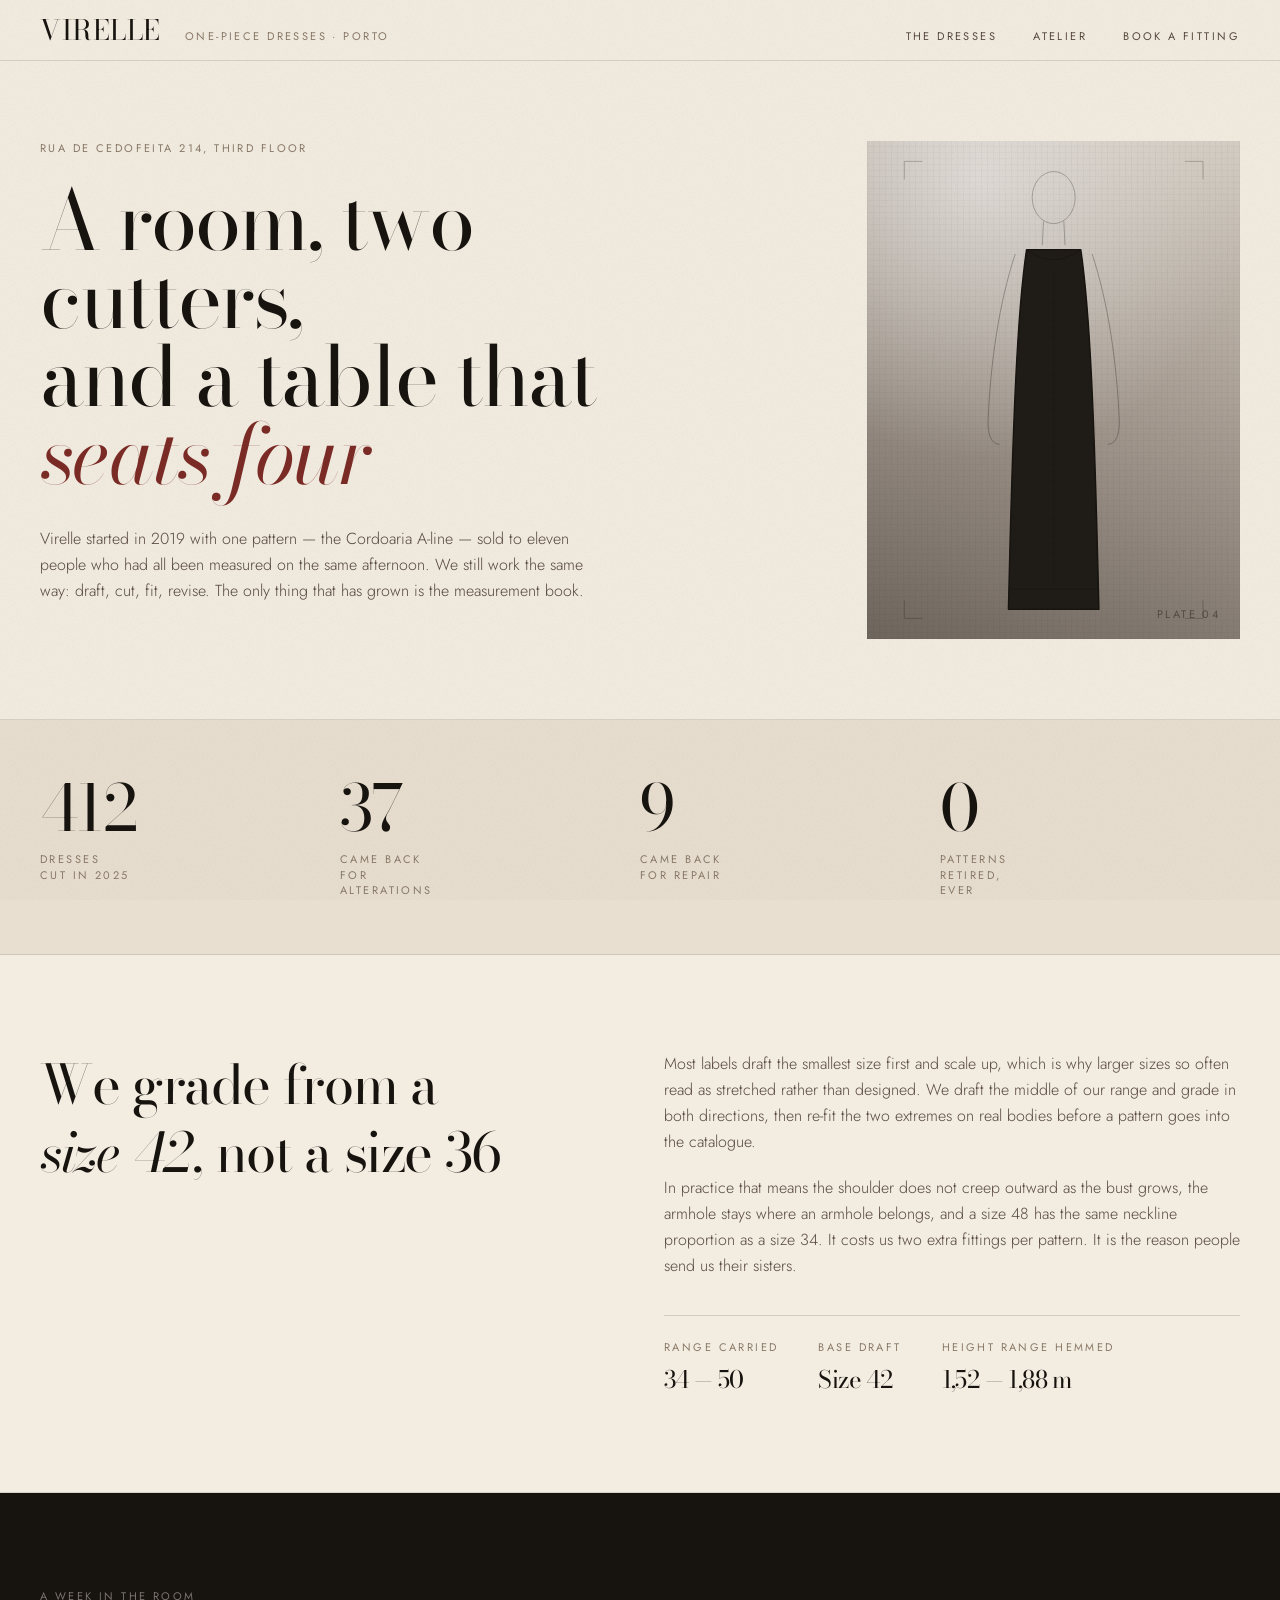
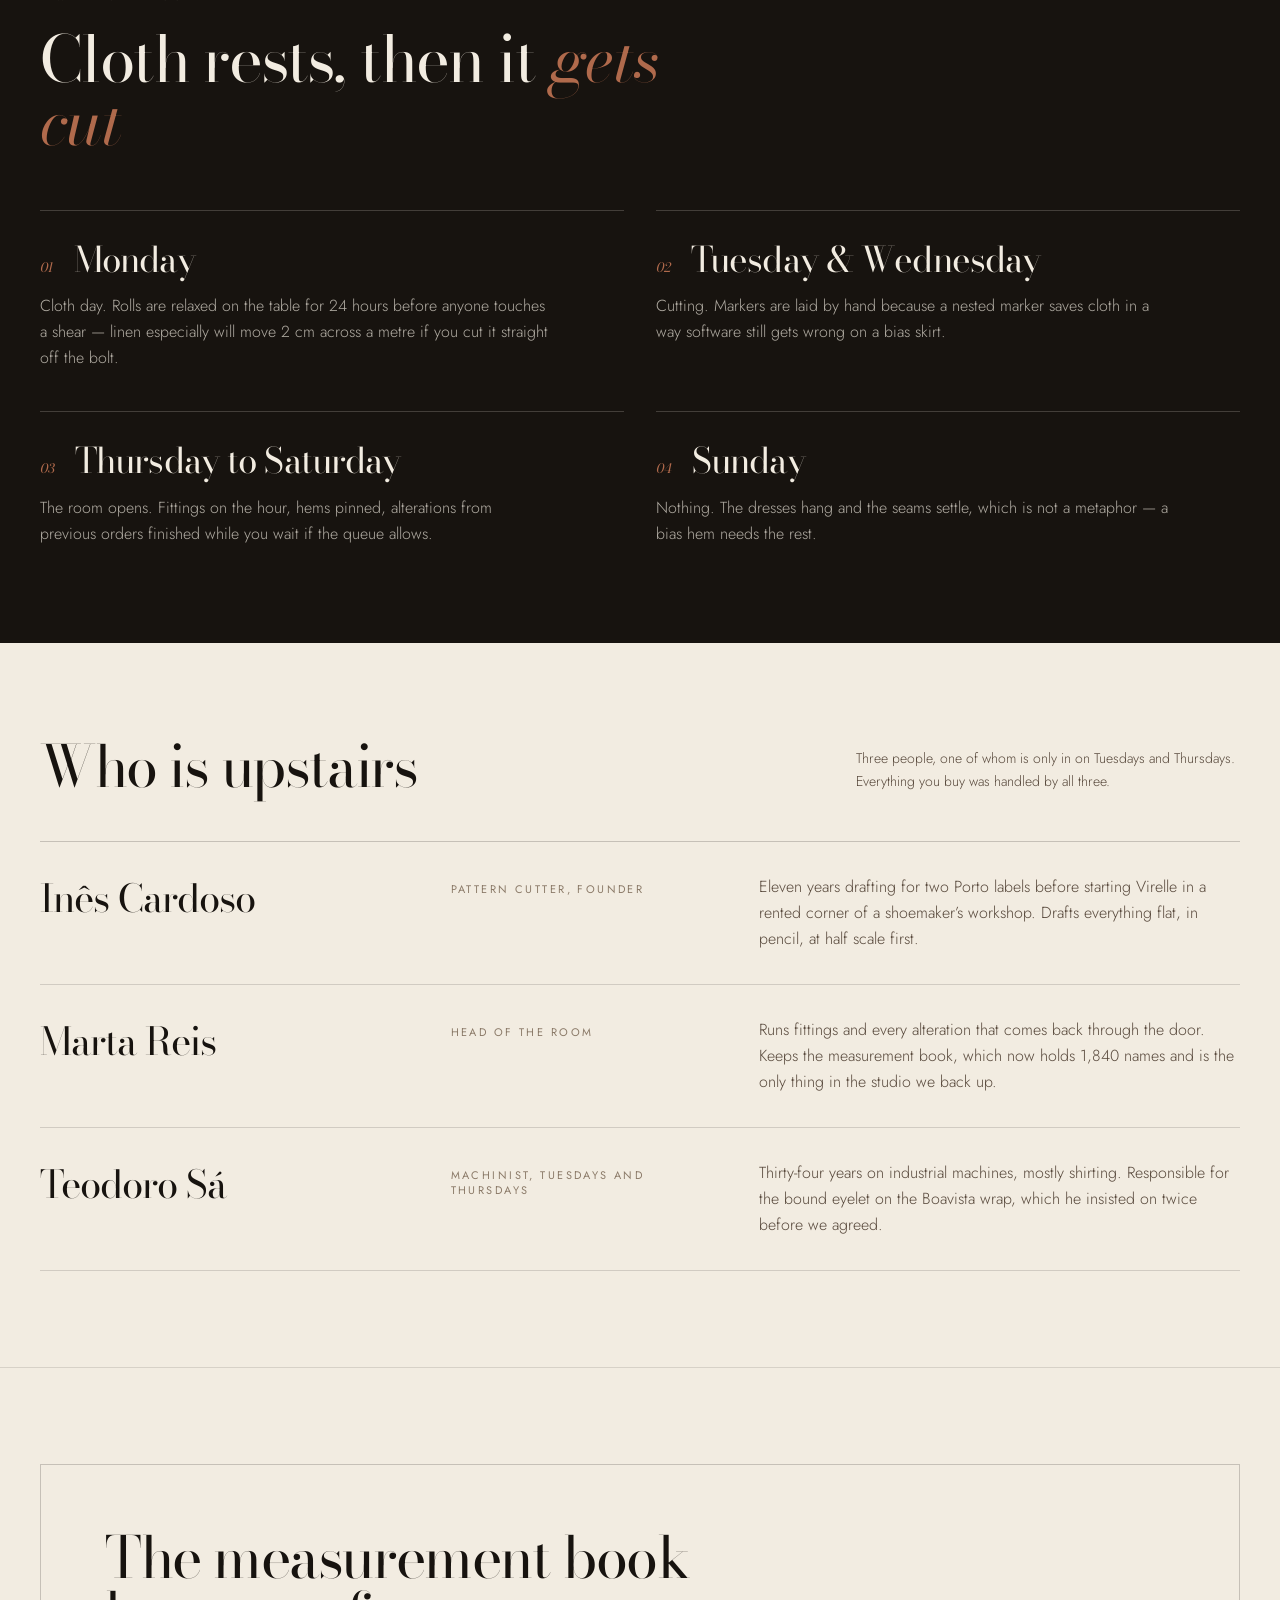
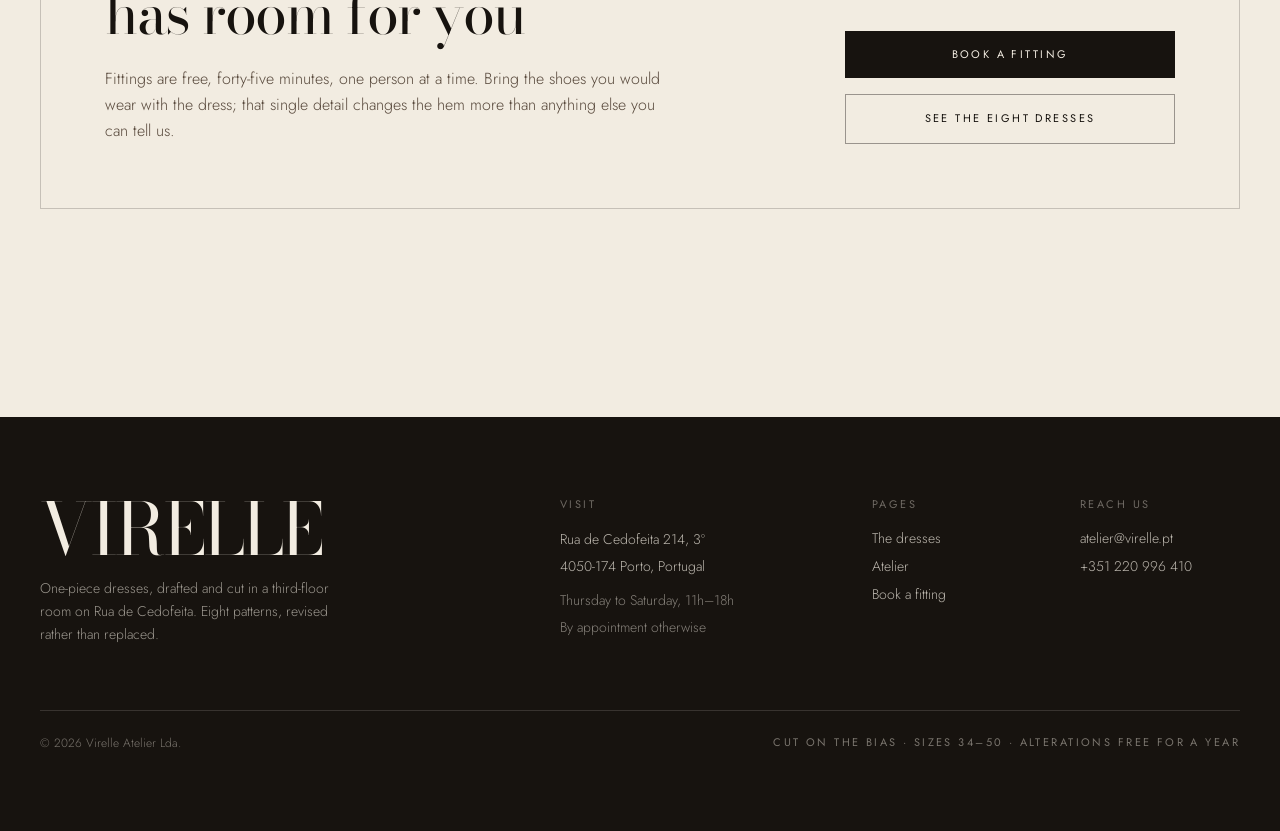
<file: atelier.html>
<!DOCTYPE html><html lang="en">
<!-- Mirrored from graceful-elf-4cc59a.netlify.app/atelier by HTTrack Website Copier/3.x [XR&CO'2014], Thu, 10 Sep 2026 09:36:51 GMT -->
<!-- Added by HTTrack --><meta http-equiv="content-type" content="text/html;charset=utf-8" /><!-- /Added by HTTrack -->
<head><meta charSet="utf-8"/><meta name="viewport" content="width=device-width, initial-scale=1"/><link rel="stylesheet" href="https://fonts.googleapis.com/css2?family=Bodoni+Moda:ital,opsz,wght@0,6..96,400;0,6..96,500;1,6..96,400&amp;family=Jost:ital,wght@0,300;0,400;0,500;1,300&amp;display=swap" data-precedence="default"/><link rel="stylesheet" href="assets/index-HXnscUAh.css" type="text/css" data-precedence="default"/><title>The atelier — Virelle</title><meta name="theme-color" content="#f2ece1"/><meta property="og:title" content="Virelle — One-piece dresses"/><meta property="og:description" content="Eight dress patterns, drafted and cut in Porto. Sizes 34 to 50, fittings by appointment."/><meta property="og:type" content="website"/><meta name="description" content="How Virelle drafts, grades and cuts one-piece dresses on Rua de Cedofeita in Porto — two cutters, seven cloths, eight patterns."/><link rel="modulepreload" href="assets/index-db6SwdjX.js"/><link rel="modulepreload" href="assets/atelier-CXSbcG7W.js"/><link rel="modulepreload" href="assets/Croquis-D8e-lTdl.js"/><link rel="preconnect" href="https://fonts.googleapis.com/"/><link rel="preconnect" href="https://fonts.gstatic.com/" crossorigin="anonymous"/><link rel="icon" href="favicon.ico"/></head><body><div class="grain" aria-hidden="true"></div><header class="sticky top-0 z-50 border-b border-ink/12 bg-paper/88 backdrop-blur-sm"><div class="mx-auto flex max-w-[1440px] items-baseline gap-6 px-5 py-4 md:px-10"><a href="index.html" class="display text-[1.55rem] leading-none tracking-[0.02em] md:text-[1.75rem]">VIRELLE</a><span class="label hidden text-ink-faint md:block">One-piece dresses · Porto</span><nav class="ml-auto hidden items-baseline gap-9 md:flex"><a href="collection.html" class="label underline-grow text-ink-soft transition-colors hover:text-ink">The dresses</a><a class="label underline-grow text-ink-soft transition-colors hover:text-ink text-ink" href="atelier.html" data-status="active" aria-current="page">Atelier</a><a href="fittings.html" class="label underline-grow text-ink-soft transition-colors hover:text-ink">Book a fitting</a></nav><button type="button" aria-expanded="false" aria-label="Open menu" class="label ml-auto md:hidden">Menu</button></div></header><main><!--$--><div class="pb-20 md:pb-28"><header class="border-b border-ink/12"><div class="mx-auto grid max-w-[1440px] gap-10 px-5 pb-14 pt-12 md:grid-cols-12 md:px-10 md:pb-20 md:pt-20"><div class="md:col-span-7"><p class="drape label text-ink-faint">Rua de Cedofeita 214, third floor</p><h1 class="drape display mt-6 text-[3rem] leading-[0.94] md:text-[5.2rem]" style="animation-delay:0.12s">A room, two cutters,<br/>and a table that<span class="display-italic text-oxblood"> seats four</span></h1><p class="drape mt-8 max-w-xl leading-relaxed text-ink-soft" style="animation-delay:0.28s">Virelle started in 2019 with one pattern — the Cordoaria A-line — sold to eleven people who had all been measured on the same afternoon. We still work the same way: draft, cut, fit, revise. The only thing that has grown is the measurement book.</p></div><div class="md:col-span-4 md:col-start-9"><div class="croquis-ground relative overflow-hidden plate-in aspect-3/4" style="--plate-wash:linear-gradient(200deg, #d6cec4 0%, #a89e94 46%, #6f665e 100%)"><div class="weave absolute inset-0 opacity-60" aria-hidden="true"></div><svg class="croquis relative h-full w-full" viewBox="0 0 300 440" preserveAspectRatio="xMidYMid meet" role="img" aria-label="Technical croquis of the column silhouette"><g stroke="#17130f" stroke-width="0.8" opacity="0.3"><path d="M18 18 L18 34 M18 18 L34 18" fill="none"></path><path d="M282 18 L282 34 M282 18 L266 18" fill="none"></path><path d="M18 422 L18 406 M18 422 L34 422" fill="none"></path><path d="M282 422 L282 406 M282 422 L266 422" fill="none"></path></g><g stroke="#17130f" fill="none" stroke-width="1" opacity="0.28"><ellipse cx="150" cy="50" rx="19" ry="23"></ellipse><path d="M141 71 L140 92"></path><path d="M159 71 L160 92"></path></g><g stroke="#17130f" fill="none" stroke-width="1" opacity="0.3"><path d="M116 100 C102 142 94 196 92 248 C92 262 96 268 102 268"></path><path d="M184 100 C198 142 206 196 208 248 C208 262 204 268 198 268"></path></g><path fill="#1f1b17" stroke="#17130f" stroke-width="1.4" stroke-linejoin="round" d="M126 96 L174 96 C182 150 186 240 190 414 L110 414 C114 240 118 150 126 96 Z"></path><path fill="none" stroke="#17130f" stroke-width="1" opacity="0.62" d="M126 96 Q150 114 174 96"></path><path fill="none" stroke="#17130f" stroke-width="1.2" opacity="0.62" d="M111 396 L189 396"></path><path fill="none" stroke="#17130f" stroke-width="0.9" stroke-dasharray="5 4" opacity="0.45" class="stitch" d="M150 116 L150 392"></path></svg><span class="label absolute bottom-4 right-5 text-ink/45">Plate 04</span></div></div></div></header><section class="border-b border-ink/12 bg-paper-2"><div class="mx-auto grid max-w-[1440px] grid-cols-2 gap-y-10 px-5 py-14 md:grid-cols-4 md:px-10"><div><p class="display text-[3rem] leading-none md:text-[4rem]">412</p><p class="label mt-3 max-w-[13ch] text-ink-faint">Dresses cut in 2025</p></div><div><p class="display text-[3rem] leading-none md:text-[4rem]">37</p><p class="label mt-3 max-w-[13ch] text-ink-faint">Came back for alterations</p></div><div><p class="display text-[3rem] leading-none md:text-[4rem]">9</p><p class="label mt-3 max-w-[13ch] text-ink-faint">Came back for repair</p></div><div><p class="display text-[3rem] leading-none md:text-[4rem]">0</p><p class="label mt-3 max-w-[13ch] text-ink-faint">Patterns retired, ever</p></div></div></section><section class="border-b border-ink/12 py-16 md:py-24"><div class="mx-auto grid max-w-[1440px] gap-12 px-5 md:grid-cols-12 md:px-10"><div class="md:col-span-5"><h2 class="display text-[2.4rem] leading-tight md:text-[3.4rem]">We grade from a<span class="display-italic"> size 42</span>, not a size 36</h2></div><div class="md:col-span-6 md:col-start-7"><p class="leading-relaxed text-ink-soft">Most labels draft the smallest size first and scale up, which is why larger sizes so often read as stretched rather than designed. We draft the middle of our range and grade in both directions, then re-fit the two extremes on real bodies before a pattern goes into the catalogue.</p><p class="mt-5 leading-relaxed text-ink-soft">In practice that means the shoulder does not creep outward as the bust grows, the armhole stays where an armhole belongs, and a size 48 has the same neckline proportion as a size 34. It costs us two extra fittings per pattern. It is the reason people send us their sisters.</p><div class="mt-9 flex flex-wrap gap-x-10 gap-y-4 border-t border-ink/15 pt-6"><div><p class="label text-ink-faint">Range carried</p><p class="display mt-2 text-2xl">34 — 50</p></div><div><p class="label text-ink-faint">Base draft</p><p class="display mt-2 text-2xl">Size 42</p></div><div><p class="label text-ink-faint">Height range hemmed</p><p class="display mt-2 text-2xl">1,52 — 1,88 m</p></div></div></div></div></section><section class="bg-ink py-16 text-paper md:py-24"><div class="mx-auto max-w-[1440px] px-5 md:px-10"><p class="label text-paper/45">A week in the room</p><h2 class="display mt-6 max-w-2xl text-[2.6rem] leading-[0.98] md:text-[4rem]">Cloth rests, then it<span class="display-italic text-clay"> gets cut</span></h2><div class="mt-14 grid gap-x-8 gap-y-10 md:grid-cols-2"><div class="border-t border-paper/20 pt-6 md:pt-8"><div class="flex items-baseline gap-5"><span class="rule-number text-clay">0<!-- -->1</span><h3 class="display text-[1.8rem] md:text-[2.2rem]">Monday</h3></div><p class="mt-4 max-w-lg leading-relaxed text-paper/70">Cloth day. Rolls are relaxed on the table for 24 hours before anyone touches a shear — linen especially will move 2 cm across a metre if you cut it straight off the bolt.</p></div><div class="border-t border-paper/20 pt-6 md:pt-8"><div class="flex items-baseline gap-5"><span class="rule-number text-clay">0<!-- -->2</span><h3 class="display text-[1.8rem] md:text-[2.2rem]">Tuesday &amp; Wednesday</h3></div><p class="mt-4 max-w-lg leading-relaxed text-paper/70">Cutting. Markers are laid by hand because a nested marker saves cloth in a way software still gets wrong on a bias skirt.</p></div><div class="border-t border-paper/20 pt-6 md:pt-8"><div class="flex items-baseline gap-5"><span class="rule-number text-clay">0<!-- -->3</span><h3 class="display text-[1.8rem] md:text-[2.2rem]">Thursday to Saturday</h3></div><p class="mt-4 max-w-lg leading-relaxed text-paper/70">The room opens. Fittings on the hour, hems pinned, alterations from previous orders finished while you wait if the queue allows.</p></div><div class="border-t border-paper/20 pt-6 md:pt-8"><div class="flex items-baseline gap-5"><span class="rule-number text-clay">0<!-- -->4</span><h3 class="display text-[1.8rem] md:text-[2.2rem]">Sunday</h3></div><p class="mt-4 max-w-lg leading-relaxed text-paper/70">Nothing. The dresses hang and the seams settle, which is not a metaphor — a bias hem needs the rest.</p></div></div></div></section><section class="border-b border-ink/12 py-16 md:py-24"><div class="mx-auto max-w-[1440px] px-5 md:px-10"><div class="flex flex-col gap-4 md:flex-row md:items-end md:justify-between"><h2 class="display text-[2.6rem] md:text-[3.6rem]">Who is upstairs</h2><p class="max-w-sm text-sm leading-relaxed text-ink-soft">Three people, one of whom is only in on Tuesdays and Thursdays. Everything you buy was handled by all three.</p></div><div class="mt-12 border-t border-ink/20"><div class="grid gap-4 border-b border-ink/15 py-8 md:grid-cols-12 md:gap-8"><h3 class="display text-[1.9rem] leading-tight md:col-span-4 md:text-[2.4rem]">Inês Cardoso</h3><p class="label pt-2 text-ink-faint md:col-span-3">Pattern cutter, founder</p><p class="leading-relaxed text-ink-soft md:col-span-5">Eleven years drafting for two Porto labels before starting Virelle in a rented corner of a shoemaker’s workshop. Drafts everything flat, in pencil, at half scale first.</p></div><div class="grid gap-4 border-b border-ink/15 py-8 md:grid-cols-12 md:gap-8"><h3 class="display text-[1.9rem] leading-tight md:col-span-4 md:text-[2.4rem]">Marta Reis</h3><p class="label pt-2 text-ink-faint md:col-span-3">Head of the room</p><p class="leading-relaxed text-ink-soft md:col-span-5">Runs fittings and every alteration that comes back through the door. Keeps the measurement book, which now holds 1,840 names and is the only thing in the studio we back up.</p></div><div class="grid gap-4 border-b border-ink/15 py-8 md:grid-cols-12 md:gap-8"><h3 class="display text-[1.9rem] leading-tight md:col-span-4 md:text-[2.4rem]">Teodoro Sá</h3><p class="label pt-2 text-ink-faint md:col-span-3">Machinist, Tuesdays and Thursdays</p><p class="leading-relaxed text-ink-soft md:col-span-5">Thirty-four years on industrial machines, mostly shirting. Responsible for the bound eyelet on the Boavista wrap, which he insisted on twice before we agreed.</p></div></div></div></section><section class="py-16 md:py-24"><div class="mx-auto max-w-[1440px] px-5 md:px-10"><div class="border border-ink/20 px-7 py-12 md:px-16 md:py-16"><div class="grid gap-10 md:grid-cols-12"><div class="md:col-span-7"><h2 class="display text-[2.4rem] leading-[0.98] md:text-[3.6rem]">The measurement book<br/>has room for you</h2><p class="mt-6 max-w-xl leading-relaxed text-ink-soft">Fittings are free, forty-five minutes, one person at a time. Bring the shoes you would wear with the dress; that single detail changes the hem more than anything else you can tell us.</p></div><div class="flex flex-col justify-end gap-4 md:col-span-4 md:col-start-9"><a href="fittings.html" class="btn-ink label px-8 py-4 text-center">Book a fitting</a><a href="collection.html" class="btn-outline label px-8 py-4 text-center">See the eight dresses</a></div></div></div></div></section></div><script>(function(t){let s;try{s=JSON.parse(sessionStorage.getItem(t.storageKey)||"{}")}catch(e){console.error(e);return}const c=t.key||window.history.state?.__TSR_key,r=c?s[c]:void 0;if(t.shouldScrollRestoration&&r&&typeof r=="object"&&Object.keys(r).length>0){for(const e in r){const o=r[e];if(!o||typeof o!="object")continue;const l=o.scrollX,i=o.scrollY;if(!(!Number.isFinite(l)||!Number.isFinite(i))){if(e==="window")window.scrollTo({top:i,left:l,behavior:t.behavior});else if(e){let n;try{n=document.querySelector(e)}catch{continue}n&&(n.scrollLeft=l,n.scrollTop=i)}}}return}const a=window.location.hash.split("#",2)[1];if(a){const e=window.history.state?.__hashScrollIntoViewOptions??!0;if(e){const o=document.getElementById(a);o&&o.scrollIntoView(e)}return}window.scrollTo({top:0,left:0,behavior:t.behavior})})({"storageKey":"tsr-scroll-restoration-v1_3","shouldScrollRestoration":true});document.currentScript.remove()</script><!--/$--></main><footer class="bg-ink text-paper"><div class="mx-auto max-w-[1440px] px-5 py-16 md:px-10 md:py-20"><div class="grid gap-12 md:grid-cols-12"><div class="md:col-span-5"><p class="display text-[3rem] leading-[0.9] md:text-[4.5rem]">VIRELLE</p><p class="mt-4 max-w-xs text-sm leading-relaxed text-paper/60">One-piece dresses, drafted and cut in a third-floor room on Rua de Cedofeita. Eight patterns, revised rather than replaced.</p></div><div class="md:col-span-3"><p class="label text-paper/40">Visit</p><address class="mt-4 space-y-1 text-sm not-italic leading-relaxed text-paper/75"><span class="block">Rua de Cedofeita 214, 3º</span><span class="block">4050-174 Porto, Portugal</span><span class="mt-3 block text-paper/50">Thursday to Saturday, 11h–18h</span><span class="block text-paper/50">By appointment otherwise</span></address></div><div class="md:col-span-2"><p class="label text-paper/40">Pages</p><div class="mt-4 flex flex-col gap-2 text-sm text-paper/75"><a href="collection.html" class="underline-grow w-fit">The dresses</a><a class="underline-grow w-fit active" href="atelier.html" data-status="active" aria-current="page">Atelier</a><a href="fittings.html" class="underline-grow w-fit">Book a fitting</a></div></div><div class="md:col-span-2"><p class="label text-paper/40">Reach us</p><div class="mt-4 flex flex-col gap-2 text-sm text-paper/75"><a href="mailto:atelier@virelle.pt" class="underline-grow w-fit">atelier@virelle.pt</a><a href="tel:+351220996410" class="underline-grow w-fit">+351 220 996 410</a></div></div></div><div class="mt-16 flex flex-col gap-3 border-t border-paper/15 pt-6 text-xs text-paper/45 md:flex-row md:items-center md:justify-between"><span>© <!-- -->2026<!-- --> Virelle Atelier Lda.</span><span class="label">Cut on the bias · Sizes 34–50 · Alterations free for a year</span></div></div></footer><script class="$tsr" id="$tsr-stream-barrier">(self.$R=self.$R||{})["tsr"]=[];self.$_TSR={h(){this.hydrated=!0,this.c()},e(){this.streamEnded=!0,this.c()},c(){this.hydrated&&this.streamEnded&&(delete self.$_TSR,delete self.$R.tsr)},p(e){this.initialized?e():this.buffer.push(e)},buffer:[]};$_TSR.router=($R=>$R[0]={manifest:$R[1]={routes:$R[2]={__root__:$R[3]={preloads:$R[4]=["/assets/index-db6SwdjX.js"],assets:$R[5]=[$R[6]={tag:"link",attrs:$R[7]={rel:"stylesheet",href:"/assets/index-HXnscUAh.css",type:"text/css"}},$R[8]={tag:"script",attrs:$R[9]={type:"module",async:!0},children:"import(\"/assets/index-db6SwdjX.js\")"}]},"/atelier":$R[10]={preloads:$R[11]=["/assets/atelier-CXSbcG7W.js","/assets/Croquis-D8e-lTdl.js"]}}},matches:$R[12]=[$R[13]={i:"__root__ ",u:1789033009566,s:"success",ssr:!0},$R[14]={i:" atelier atelier",u:1789033009566,s:"success",ssr:!0}],lastMatchId:" atelier atelier"})($R["tsr"]);$_TSR.e();document.currentScript.remove()</script><script type="module" async="">import("assets/index-db6SwdjX.js")</script></body>
<!-- Mirrored from graceful-elf-4cc59a.netlify.app/atelier by HTTrack Website Copier/3.x [XR&CO'2014], Thu, 10 Sep 2026 09:36:52 GMT -->
</html>
</file>
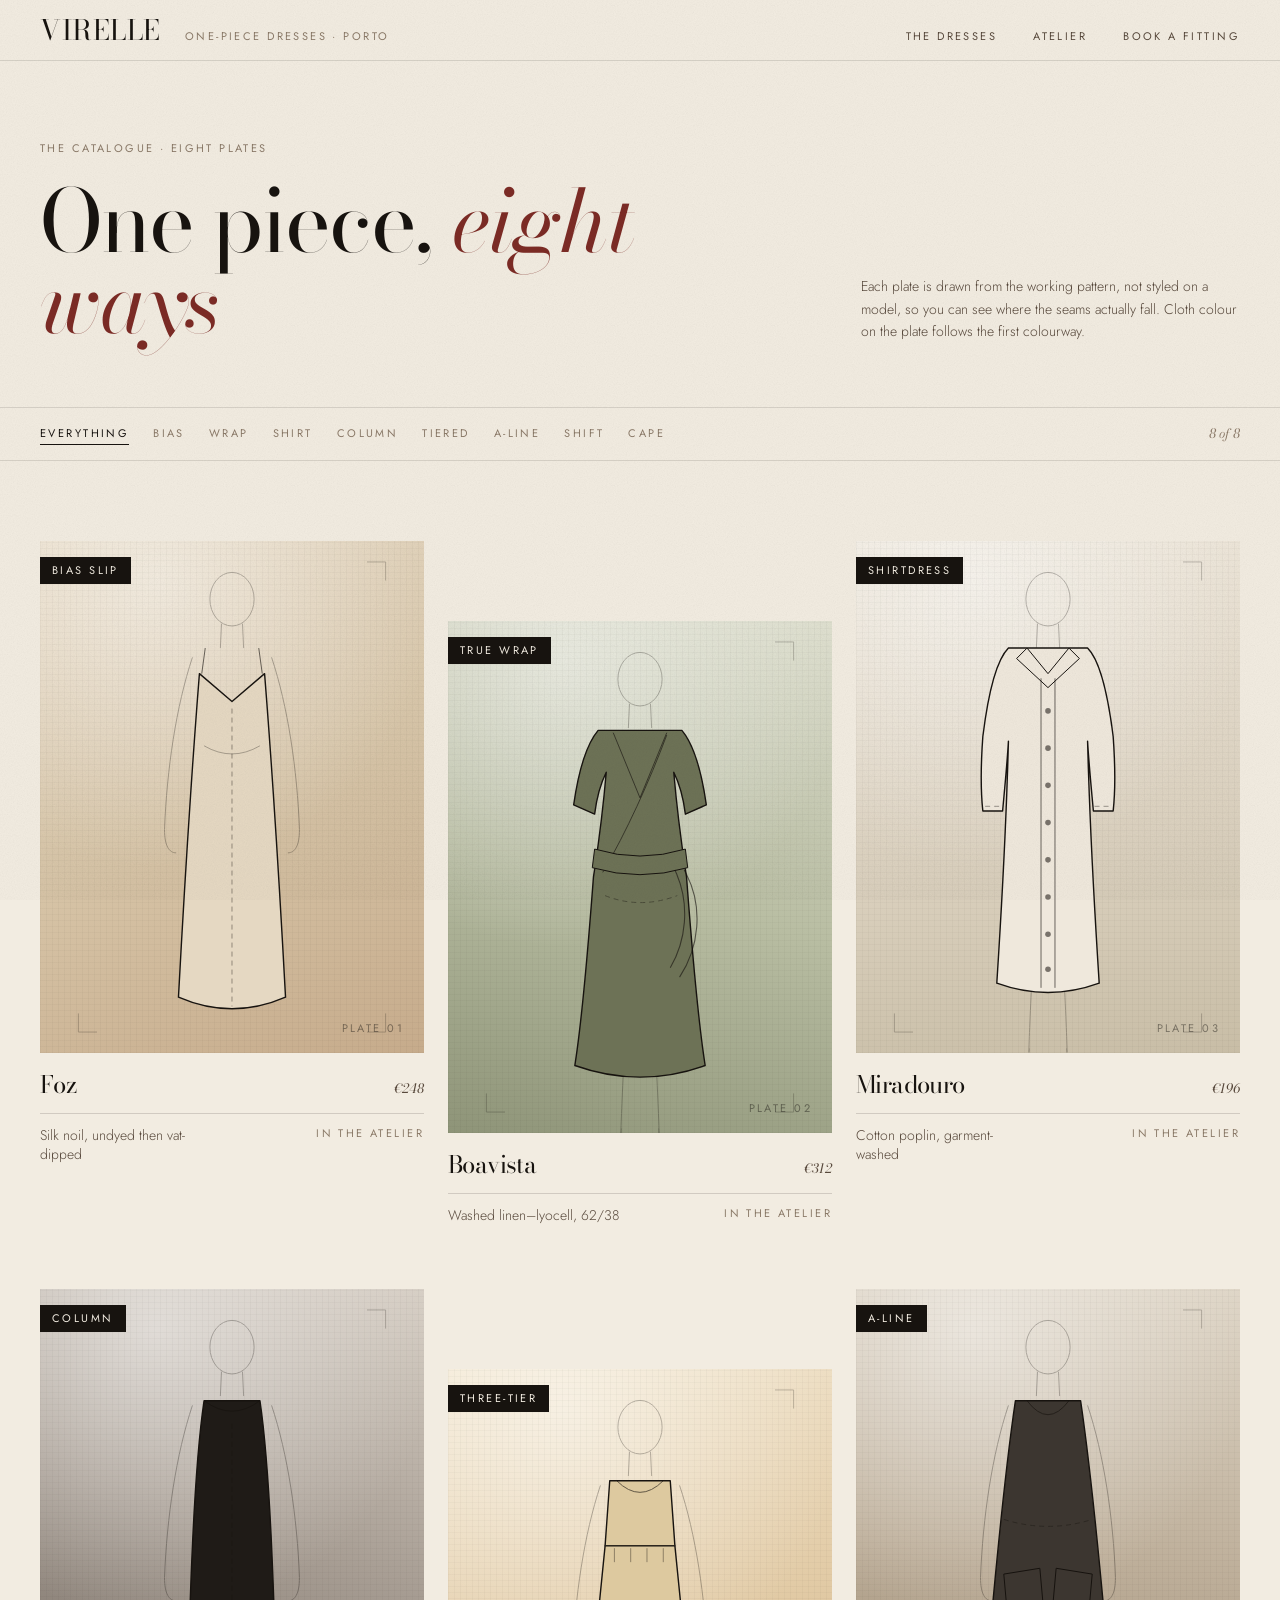
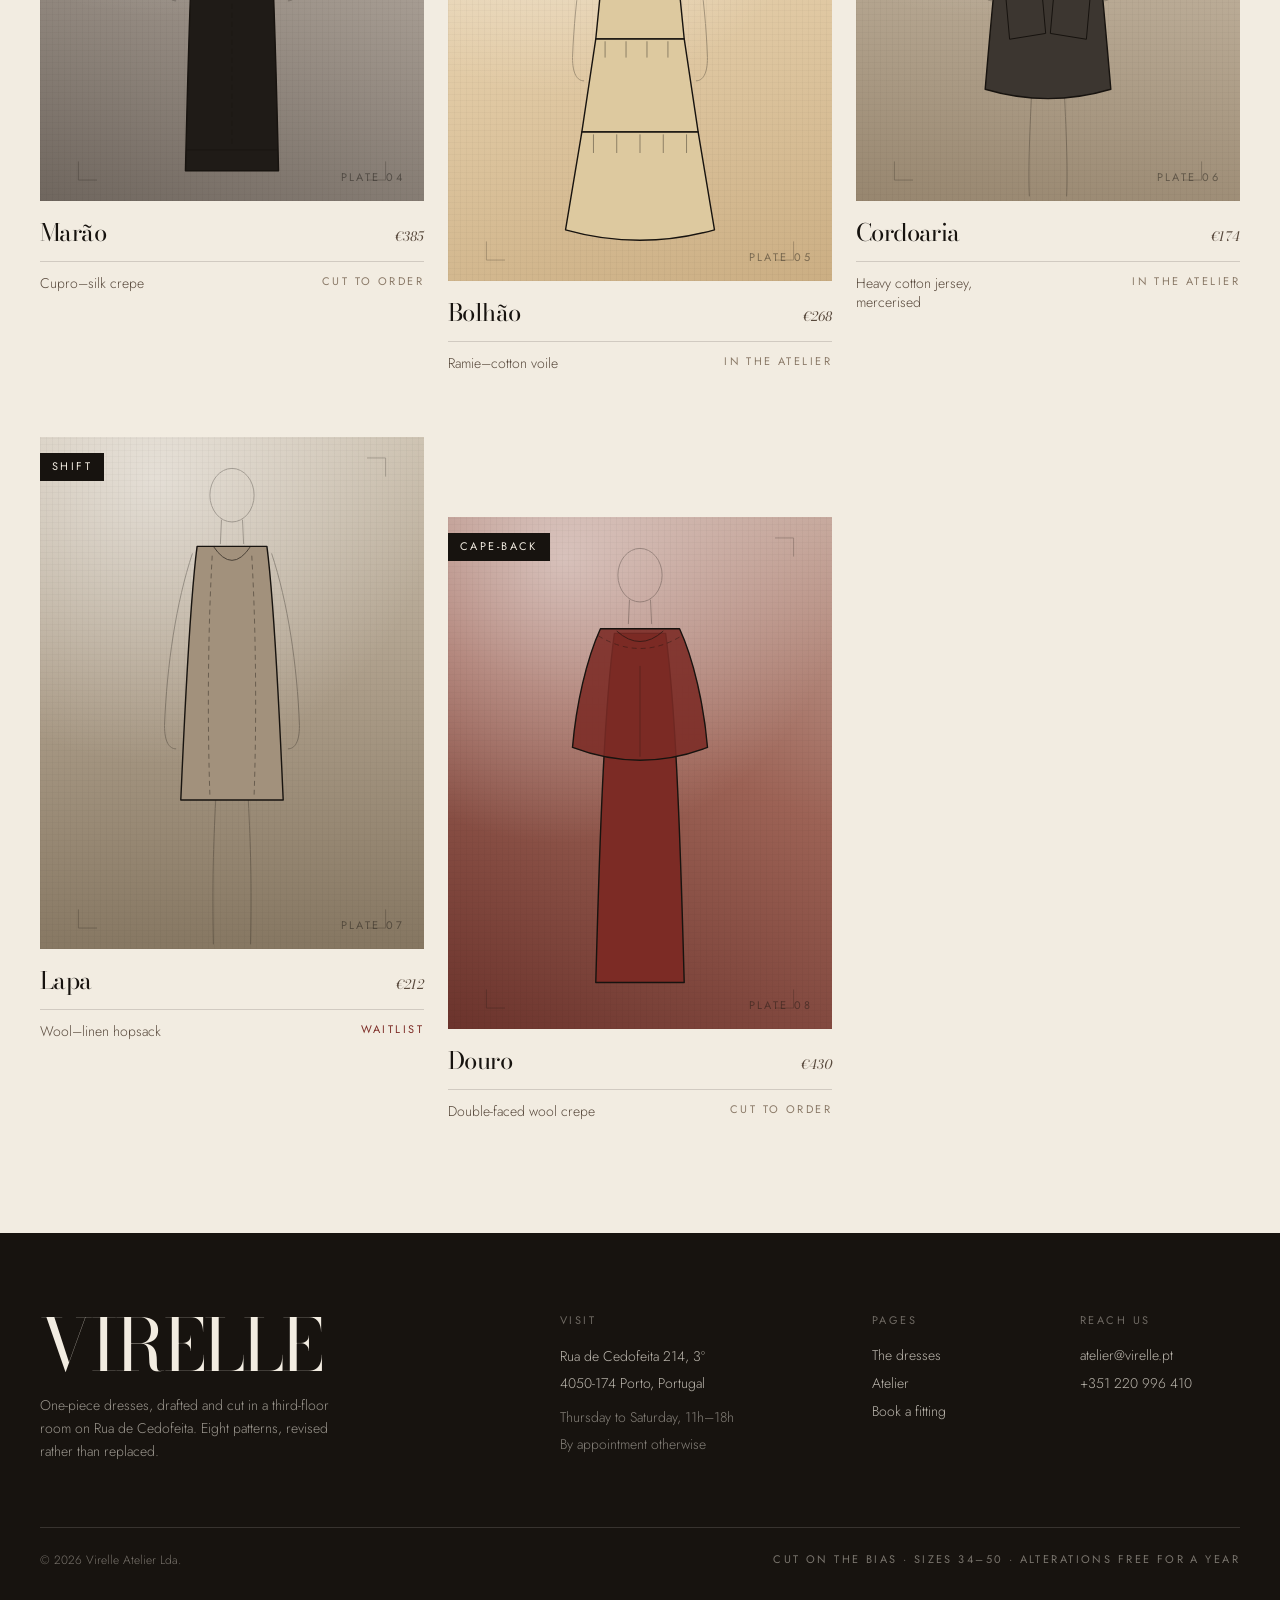
<file: collection.html>
<!DOCTYPE html><html lang="en">
<!-- Mirrored from graceful-elf-4cc59a.netlify.app/collection by HTTrack Website Copier/3.x [XR&CO'2014], Thu, 10 Sep 2026 09:36:51 GMT -->
<!-- Added by HTTrack --><meta http-equiv="content-type" content="text/html;charset=utf-8" /><!-- /Added by HTTrack -->
<head><meta charSet="utf-8"/><meta name="viewport" content="width=device-width, initial-scale=1"/><link rel="stylesheet" href="https://fonts.googleapis.com/css2?family=Bodoni+Moda:ital,opsz,wght@0,6..96,400;0,6..96,500;1,6..96,400&amp;family=Jost:ital,wght@0,300;0,400;0,500;1,300&amp;display=swap" data-precedence="default"/><link rel="stylesheet" href="assets/index-HXnscUAh.css" type="text/css" data-precedence="default"/><title>The dresses — Virelle</title><meta name="theme-color" content="#f2ece1"/><meta property="og:title" content="Virelle — One-piece dresses"/><meta property="og:description" content="Eight dress patterns, drafted and cut in Porto. Sizes 34 to 50, fittings by appointment."/><meta property="og:type" content="website"/><meta name="description" content="Eight one-piece dress patterns from the Virelle atelier in Porto: bias slip, wrap, shirtdress, column, three-tier, A-line, shift and cape-back."/><link rel="modulepreload" href="assets/index-db6SwdjX.js"/><link rel="modulepreload" href="assets/collection-CMEpVQH7.js"/><link rel="modulepreload" href="assets/DressCard-C2KUvShN.js"/><link rel="modulepreload" href="assets/Croquis-D8e-lTdl.js"/><link rel="preconnect" href="https://fonts.googleapis.com/"/><link rel="preconnect" href="https://fonts.gstatic.com/" crossorigin="anonymous"/><link rel="icon" href="favicon.ico"/></head><body><div class="grain" aria-hidden="true"></div><header class="sticky top-0 z-50 border-b border-ink/12 bg-paper/88 backdrop-blur-sm"><div class="mx-auto flex max-w-[1440px] items-baseline gap-6 px-5 py-4 md:px-10"><a href="index.html" class="display text-[1.55rem] leading-none tracking-[0.02em] md:text-[1.75rem]">VIRELLE</a><span class="label hidden text-ink-faint md:block">One-piece dresses · Porto</span><nav class="ml-auto hidden items-baseline gap-9 md:flex"><a class="label underline-grow text-ink-soft transition-colors hover:text-ink text-ink" href="collection.html" data-status="active" aria-current="page">The dresses</a><a href="atelier.html" class="label underline-grow text-ink-soft transition-colors hover:text-ink">Atelier</a><a href="fittings.html" class="label underline-grow text-ink-soft transition-colors hover:text-ink">Book a fitting</a></nav><button type="button" aria-expanded="false" aria-label="Open menu" class="label ml-auto md:hidden">Menu</button></div></header><main><!--$--><div class="pb-20 md:pb-28"><header class="border-b border-ink/12"><div class="mx-auto grid max-w-[1440px] gap-8 px-5 pb-12 pt-12 md:grid-cols-12 md:px-10 md:pb-16 md:pt-20"><div class="md:col-span-8"><p class="drape label text-ink-faint">The catalogue · Eight plates</p><h1 class="drape display mt-6 text-[3rem] leading-[0.94] md:text-[5.4rem]" style="animation-delay:0.12s">One piece,<span class="display-italic text-oxblood"> eight ways</span></h1></div><p class="drape max-w-sm self-end text-sm leading-relaxed text-ink-soft md:col-span-4" style="animation-delay:0.24s">Each plate is drawn from the working pattern, not styled on a model, so you can see where the seams actually fall. Cloth colour on the plate follows the first colourway.</p></div></header><div class="sticky top-[57px] z-40 border-b border-ink/12 bg-paper/92 backdrop-blur-sm md:top-[65px]"><div class="mx-auto max-w-[1440px] px-5 md:px-10"><div class="rail flex items-center gap-6 overflow-x-auto py-4"><button type="button" data-active="true" class="label underline-grow whitespace-nowrap transition-colors text-ink">Everything</button><button type="button" data-active="false" class="label underline-grow whitespace-nowrap transition-colors text-ink-faint hover:text-ink-soft">Bias</button><button type="button" data-active="false" class="label underline-grow whitespace-nowrap transition-colors text-ink-faint hover:text-ink-soft">Wrap</button><button type="button" data-active="false" class="label underline-grow whitespace-nowrap transition-colors text-ink-faint hover:text-ink-soft">Shirt</button><button type="button" data-active="false" class="label underline-grow whitespace-nowrap transition-colors text-ink-faint hover:text-ink-soft">Column</button><button type="button" data-active="false" class="label underline-grow whitespace-nowrap transition-colors text-ink-faint hover:text-ink-soft">Tiered</button><button type="button" data-active="false" class="label underline-grow whitespace-nowrap transition-colors text-ink-faint hover:text-ink-soft">A-line</button><button type="button" data-active="false" class="label underline-grow whitespace-nowrap transition-colors text-ink-faint hover:text-ink-soft">Shift</button><button type="button" data-active="false" class="label underline-grow whitespace-nowrap transition-colors text-ink-faint hover:text-ink-soft">Cape</button><span class="rule-number ml-auto hidden shrink-0 pl-6 text-ink-faint md:block">8<!-- --> of <!-- -->8</span></div></div></div><div class="mx-auto max-w-[1440px] px-5 pt-14 md:px-10 md:pt-20"><div class="grid gap-x-6 gap-y-16 sm:grid-cols-2 lg:grid-cols-3"><div><a href="dresses/foz-bias-slip.html" style="animation-delay:0.1s" class="group block drape"><div class="relative"><div class="croquis-ground relative overflow-hidden  aspect-3/4 transition-transform duration-700 ease-[cubic-bezier(0.16,0.84,0.24,1)] group-hover:scale-[1.015]" style="--plate-wash:linear-gradient(158deg, #e9dcc6 0%, #d8c6a9 48%, #c6ab8b 100%)"><div class="weave absolute inset-0 opacity-60" aria-hidden="true"></div><svg class="croquis relative h-full w-full" viewBox="0 0 300 440" preserveAspectRatio="xMidYMid meet" role="img" aria-label="Technical croquis of the bias silhouette"><g stroke="#17130f" stroke-width="0.8" opacity="0.3"><path d="M18 18 L18 34 M18 18 L34 18" fill="none"></path><path d="M282 18 L282 34 M282 18 L266 18" fill="none"></path><path d="M18 422 L18 406 M18 422 L34 422" fill="none"></path><path d="M282 422 L282 406 M282 422 L266 422" fill="none"></path></g><g stroke="#17130f" fill="none" stroke-width="1" opacity="0.28"><ellipse cx="150" cy="50" rx="19" ry="23"></ellipse><path d="M141 71 L140 92"></path><path d="M159 71 L160 92"></path></g><g stroke="#17130f" fill="none" stroke-width="1" opacity="0.3"><path d="M116 100 C102 142 94 196 92 248 C92 262 96 268 102 268"></path><path d="M184 100 C198 142 206 196 208 248 C208 262 204 268 198 268"></path></g><path fill="#e5d8c2" stroke="#17130f" stroke-width="1.4" stroke-linejoin="round" d="M122 114 L150 138 L178 114 C184 190 190 280 196 392 Q150 412 104 392 C110 280 116 190 122 114 Z"></path><path fill="none" stroke="#17130f" stroke-width="1" opacity="0.62" d="M127 92 L124 114"></path><path fill="none" stroke="#17130f" stroke-width="1" opacity="0.62" d="M173 92 L176 114"></path><path fill="none" stroke="#17130f" stroke-width="0.9" stroke-dasharray="5 4" opacity="0.45" class="stitch" d="M150 144 L150 400"></path><path fill="none" stroke="#17130f" stroke-width="1" opacity="0.3" d="M126 176 Q150 190 174 176"></path></svg><span class="label absolute bottom-4 right-5 text-ink/45">Plate 01</span></div><span class="label absolute left-0 top-4 bg-ink px-3 py-1.5 text-paper">Bias slip</span></div><div class="mt-4 flex items-baseline justify-between gap-4 border-b border-ink/15 pb-3"><h3 class="display text-2xl">Foz</h3><span class="rule-number text-ink-soft">€248</span></div><div class="mt-3 flex items-start justify-between gap-4"><p class="max-w-[22ch] text-sm leading-snug text-ink-soft">Silk noil, undyed then vat-dipped</p><span class="label whitespace-nowrap text-ink-faint">In the atelier</span></div></a></div><div class="lg:mt-20"><a href="dresses/boavista-wrap.html" style="animation-delay:0.16s" class="group block drape"><div class="relative"><div class="croquis-ground relative overflow-hidden  aspect-3/4 transition-transform duration-700 ease-[cubic-bezier(0.16,0.84,0.24,1)] group-hover:scale-[1.015]" style="--plate-wash:linear-gradient(196deg, #dfe0cf 0%, #b8bda2 52%, #8e9478 100%)"><div class="weave absolute inset-0 opacity-60" aria-hidden="true"></div><svg class="croquis relative h-full w-full" viewBox="0 0 300 440" preserveAspectRatio="xMidYMid meet" role="img" aria-label="Technical croquis of the wrap silhouette"><g stroke="#17130f" stroke-width="0.8" opacity="0.3"><path d="M18 18 L18 34 M18 18 L34 18" fill="none"></path><path d="M282 18 L282 34 M282 18 L266 18" fill="none"></path><path d="M18 422 L18 406 M18 422 L34 422" fill="none"></path><path d="M282 422 L282 406 M282 422 L266 422" fill="none"></path></g><g stroke="#17130f" fill="none" stroke-width="1" opacity="0.28"><ellipse cx="150" cy="50" rx="19" ry="23"></ellipse><path d="M141 71 L140 92"></path><path d="M159 71 L160 92"></path><path d="M136 382 C134 422 133 452 134 436"></path><path d="M164 382 C166 422 167 452 166 436"></path></g><path fill="#6d7256" stroke="#17130f" stroke-width="1.4" stroke-linejoin="round" d="M114 94 L186 94 C196 106 203 130 207 158 L189 166 C187 150 183 138 179 130 C183 176 187 200 190 220 C196 300 200 344 206 382 Q150 402 94 382 C100 344 104 300 110 220 C113 200 117 176 121 130 C117 138 113 150 111 166 L93 158 C97 130 104 106 114 94 Z"></path><path fill="none" stroke="#17130f" stroke-width="1" opacity="0.62" d="M127 96 L150 152 L173 96"></path><path fill="none" stroke="#17130f" stroke-width="1" opacity="0.62" d="M173 98 C158 138 138 182 118 216"></path><path fill="#6d7256" stroke="#17130f" stroke-width="1" stroke-linejoin="round" d="M111 196 Q150 208 189 196 L191 212 Q150 224 109 212 Z"></path><path fill="none" stroke="#17130f" stroke-width="1.1" opacity="0.62" d="M188 214 C206 246 200 282 184 306"></path><path fill="none" stroke="#17130f" stroke-width="1.1" opacity="0.62" d="M180 214 C194 244 189 276 176 298"></path><path fill="none" stroke="#17130f" stroke-width="0.9" stroke-dasharray="5 4" opacity="0.45" class="stitch" d="M120 236 Q150 248 182 236"></path></svg><span class="label absolute bottom-4 right-5 text-ink/45">Plate 02</span></div><span class="label absolute left-0 top-4 bg-ink px-3 py-1.5 text-paper">True wrap</span></div><div class="mt-4 flex items-baseline justify-between gap-4 border-b border-ink/15 pb-3"><h3 class="display text-2xl">Boavista</h3><span class="rule-number text-ink-soft">€312</span></div><div class="mt-3 flex items-start justify-between gap-4"><p class="max-w-[22ch] text-sm leading-snug text-ink-soft">Washed linen–lyocell, 62/38</p><span class="label whitespace-nowrap text-ink-faint">In the atelier</span></div></a></div><div><a href="dresses/miradouro-shirtdress.html" style="animation-delay:0.22s" class="group block drape"><div class="relative"><div class="croquis-ground relative overflow-hidden  aspect-3/4 transition-transform duration-700 ease-[cubic-bezier(0.16,0.84,0.24,1)] group-hover:scale-[1.015]" style="--plate-wash:linear-gradient(172deg, #f0e9dd 0%, #ddd3c1 55%, #c8bda6 100%)"><div class="weave absolute inset-0 opacity-60" aria-hidden="true"></div><svg class="croquis relative h-full w-full" viewBox="0 0 300 440" preserveAspectRatio="xMidYMid meet" role="img" aria-label="Technical croquis of the shirt silhouette"><g stroke="#17130f" stroke-width="0.8" opacity="0.3"><path d="M18 18 L18 34 M18 18 L34 18" fill="none"></path><path d="M282 18 L282 34 M282 18 L266 18" fill="none"></path><path d="M18 422 L18 406 M18 422 L34 422" fill="none"></path><path d="M282 422 L282 406 M282 422 L266 422" fill="none"></path></g><g stroke="#17130f" fill="none" stroke-width="1" opacity="0.28"><ellipse cx="150" cy="50" rx="19" ry="23"></ellipse><path d="M141 71 L140 92"></path><path d="M159 71 L160 92"></path><path d="M136 380 C134 420 133 450 134 436"></path><path d="M164 380 C166 420 167 450 166 436"></path></g><path fill="#efe8dc" stroke="#17130f" stroke-width="1.4" stroke-linejoin="round" d="M116 92 L184 92 C196 104 202 136 206 168 C208 196 208 214 206 232 L189 232 C187 210 185 190 184 172 C186 250 190 318 194 380 Q150 396 106 380 C110 318 114 250 116 172 C115 190 113 210 111 232 L94 232 C92 214 92 196 94 168 C98 136 104 104 116 92 Z"></path><path fill="#efe8dc" stroke="#17130f" stroke-width="1" stroke-linejoin="round" d="M132 92 L150 114 L168 92 L177 101 L150 126 L123 101 Z"></path><path fill="none" stroke="#17130f" stroke-width="1" opacity="0.62" d="M144 118 L144 384"></path><path fill="none" stroke="#17130f" stroke-width="1" opacity="0.62" d="M156 118 L156 384"></path><circle cx="150" cy="146" r="2.4" fill="#17130f" opacity="0.55"></circle><circle cx="150" cy="178" r="2.4" fill="#17130f" opacity="0.55"></circle><circle cx="150" cy="210" r="2.4" fill="#17130f" opacity="0.55"></circle><circle cx="150" cy="242" r="2.4" fill="#17130f" opacity="0.55"></circle><circle cx="150" cy="274" r="2.4" fill="#17130f" opacity="0.55"></circle><circle cx="150" cy="306" r="2.4" fill="#17130f" opacity="0.55"></circle><circle cx="150" cy="338" r="2.4" fill="#17130f" opacity="0.55"></circle><circle cx="150" cy="368" r="2.4" fill="#17130f" opacity="0.55"></circle><path fill="none" stroke="#17130f" stroke-width="0.9" stroke-dasharray="5 4" opacity="0.45" class="stitch" d="M96 228 L110 228"></path><path fill="none" stroke="#17130f" stroke-width="0.9" stroke-dasharray="5 4" opacity="0.45" class="stitch" d="M190 228 L204 228"></path></svg><span class="label absolute bottom-4 right-5 text-ink/45">Plate 03</span></div><span class="label absolute left-0 top-4 bg-ink px-3 py-1.5 text-paper">Shirtdress</span></div><div class="mt-4 flex items-baseline justify-between gap-4 border-b border-ink/15 pb-3"><h3 class="display text-2xl">Miradouro</h3><span class="rule-number text-ink-soft">€196</span></div><div class="mt-3 flex items-start justify-between gap-4"><p class="max-w-[22ch] text-sm leading-snug text-ink-soft">Cotton poplin, garment-washed</p><span class="label whitespace-nowrap text-ink-faint">In the atelier</span></div></a></div><div><a href="dresses/marao-column.html" style="animation-delay:0.28s" class="group block drape"><div class="relative"><div class="croquis-ground relative overflow-hidden  aspect-3/4 transition-transform duration-700 ease-[cubic-bezier(0.16,0.84,0.24,1)] group-hover:scale-[1.015]" style="--plate-wash:linear-gradient(200deg, #d6cec4 0%, #a89e94 46%, #6f665e 100%)"><div class="weave absolute inset-0 opacity-60" aria-hidden="true"></div><svg class="croquis relative h-full w-full" viewBox="0 0 300 440" preserveAspectRatio="xMidYMid meet" role="img" aria-label="Technical croquis of the column silhouette"><g stroke="#17130f" stroke-width="0.8" opacity="0.3"><path d="M18 18 L18 34 M18 18 L34 18" fill="none"></path><path d="M282 18 L282 34 M282 18 L266 18" fill="none"></path><path d="M18 422 L18 406 M18 422 L34 422" fill="none"></path><path d="M282 422 L282 406 M282 422 L266 422" fill="none"></path></g><g stroke="#17130f" fill="none" stroke-width="1" opacity="0.28"><ellipse cx="150" cy="50" rx="19" ry="23"></ellipse><path d="M141 71 L140 92"></path><path d="M159 71 L160 92"></path></g><g stroke="#17130f" fill="none" stroke-width="1" opacity="0.3"><path d="M116 100 C102 142 94 196 92 248 C92 262 96 268 102 268"></path><path d="M184 100 C198 142 206 196 208 248 C208 262 204 268 198 268"></path></g><path fill="#1f1b17" stroke="#17130f" stroke-width="1.4" stroke-linejoin="round" d="M126 96 L174 96 C182 150 186 240 190 414 L110 414 C114 240 118 150 126 96 Z"></path><path fill="none" stroke="#17130f" stroke-width="1" opacity="0.62" d="M126 96 Q150 114 174 96"></path><path fill="none" stroke="#17130f" stroke-width="1.2" opacity="0.62" d="M111 396 L189 396"></path><path fill="none" stroke="#17130f" stroke-width="0.9" stroke-dasharray="5 4" opacity="0.45" class="stitch" d="M150 116 L150 392"></path></svg><span class="label absolute bottom-4 right-5 text-ink/45">Plate 04</span></div><span class="label absolute left-0 top-4 bg-ink px-3 py-1.5 text-paper">Column</span></div><div class="mt-4 flex items-baseline justify-between gap-4 border-b border-ink/15 pb-3"><h3 class="display text-2xl">Marão</h3><span class="rule-number text-ink-soft">€385</span></div><div class="mt-3 flex items-start justify-between gap-4"><p class="max-w-[22ch] text-sm leading-snug text-ink-soft">Cupro–silk crepe</p><span class="label whitespace-nowrap text-ink-faint">Cut to order</span></div></a></div><div class="lg:mt-20"><a href="dresses/bolhao-tiered.html" style="animation-delay:0.33999999999999997s" class="group block drape"><div class="relative"><div class="croquis-ground relative overflow-hidden  aspect-3/4 transition-transform duration-700 ease-[cubic-bezier(0.16,0.84,0.24,1)] group-hover:scale-[1.015]" style="--plate-wash:linear-gradient(165deg, #f2e6cf 0%, #e2cba6 50%, #cbae83 100%)"><div class="weave absolute inset-0 opacity-60" aria-hidden="true"></div><svg class="croquis relative h-full w-full" viewBox="0 0 300 440" preserveAspectRatio="xMidYMid meet" role="img" aria-label="Technical croquis of the tiered silhouette"><g stroke="#17130f" stroke-width="0.8" opacity="0.3"><path d="M18 18 L18 34 M18 18 L34 18" fill="none"></path><path d="M282 18 L282 34 M282 18 L266 18" fill="none"></path><path d="M18 422 L18 406 M18 422 L34 422" fill="none"></path><path d="M282 422 L282 406 M282 422 L266 422" fill="none"></path></g><g stroke="#17130f" fill="none" stroke-width="1" opacity="0.28"><ellipse cx="150" cy="50" rx="19" ry="23"></ellipse><path d="M141 71 L140 92"></path><path d="M159 71 L160 92"></path></g><g stroke="#17130f" fill="none" stroke-width="1" opacity="0.3"><path d="M116 100 C102 142 94 196 92 248 C92 262 96 268 102 268"></path><path d="M184 100 C198 142 206 196 208 248 C208 262 204 268 198 268"></path></g><path fill="#ddc99f" stroke="#17130f" stroke-width="1.4" stroke-linejoin="round" d="M124 96 L176 96 L180 152 L120 152 Z"></path><path fill="#ddc99f" stroke="#17130f" stroke-width="1.4" stroke-linejoin="round" d="M120 152 L180 152 L188 232 L112 232 Z"></path><path fill="#ddc99f" stroke="#17130f" stroke-width="1.4" stroke-linejoin="round" d="M112 232 L188 232 L200 312 L100 312 Z"></path><path fill="#ddc99f" stroke="#17130f" stroke-width="1.4" stroke-linejoin="round" d="M100 312 L200 312 L214 396 Q150 414 86 396 Z"></path><path fill="none" stroke="#17130f" stroke-width="1" opacity="0.62" d="M130 96 Q150 116 170 96"></path><g fill="none" stroke="#17130f" stroke-width="1" opacity="0.4"><path d="M128 154 L128 166"></path><path d="M142 154 L142 166"></path><path d="M156 154 L156 166"></path><path d="M170 154 L170 166"></path><path d="M120 234 L120 248"></path><path d="M138 234 L138 248"></path><path d="M156 234 L156 248"></path><path d="M174 234 L174 248"></path><path d="M110 314 L110 330"></path><path d="M130 314 L130 330"></path><path d="M150 314 L150 330"></path><path d="M170 314 L170 330"></path><path d="M190 314 L190 330"></path></g></svg><span class="label absolute bottom-4 right-5 text-ink/45">Plate 05</span></div><span class="label absolute left-0 top-4 bg-ink px-3 py-1.5 text-paper">Three-tier</span></div><div class="mt-4 flex items-baseline justify-between gap-4 border-b border-ink/15 pb-3"><h3 class="display text-2xl">Bolhão</h3><span class="rule-number text-ink-soft">€268</span></div><div class="mt-3 flex items-start justify-between gap-4"><p class="max-w-[22ch] text-sm leading-snug text-ink-soft">Ramie–cotton voile</p><span class="label whitespace-nowrap text-ink-faint">In the atelier</span></div></a></div><div><a href="dresses/cordoaria-aline.html" style="animation-delay:0.4s" class="group block drape"><div class="relative"><div class="croquis-ground relative overflow-hidden  aspect-3/4 transition-transform duration-700 ease-[cubic-bezier(0.16,0.84,0.24,1)] group-hover:scale-[1.015]" style="--plate-wash:linear-gradient(188deg, #ded5c6 0%, #bdae99 52%, #97866f 100%)"><div class="weave absolute inset-0 opacity-60" aria-hidden="true"></div><svg class="croquis relative h-full w-full" viewBox="0 0 300 440" preserveAspectRatio="xMidYMid meet" role="img" aria-label="Technical croquis of the aline silhouette"><g stroke="#17130f" stroke-width="0.8" opacity="0.3"><path d="M18 18 L18 34 M18 18 L34 18" fill="none"></path><path d="M282 18 L282 34 M282 18 L266 18" fill="none"></path><path d="M18 422 L18 406 M18 422 L34 422" fill="none"></path><path d="M282 422 L282 406 M282 422 L266 422" fill="none"></path></g><g stroke="#17130f" fill="none" stroke-width="1" opacity="0.28"><ellipse cx="150" cy="50" rx="19" ry="23"></ellipse><path d="M141 71 L140 92"></path><path d="M159 71 L160 92"></path><path d="M136 346 C134 386 133 416 134 436"></path><path d="M164 346 C166 386 167 416 166 436"></path></g><g stroke="#17130f" fill="none" stroke-width="1" opacity="0.3"><path d="M116 100 C102 142 94 196 92 248 C92 262 96 268 102 268"></path><path d="M184 100 C198 142 206 196 208 248 C208 262 204 268 198 268"></path></g><path fill="#3c3630" stroke="#17130f" stroke-width="1.4" stroke-linejoin="round" d="M122 96 L178 96 C186 150 196 250 204 344 Q150 360 96 344 C104 250 114 150 122 96 Z"></path><path fill="none" stroke="#17130f" stroke-width="1" opacity="0.62" d="M132 96 Q150 120 168 96"></path><path fill="none" stroke="#17130f" stroke-width="0.9" stroke-dasharray="5 4" opacity="0.45" class="stitch" d="M112 198 Q150 210 188 198"></path><path fill="#3c3630" stroke="#17130f" stroke-width="1" stroke-linejoin="round" d="M112 245 L143 240 L148 296 L117 301 Z"></path><path fill="#3c3630" stroke="#17130f" stroke-width="1" stroke-linejoin="round" d="M188 245 L157 240 L152 296 L183 301 Z"></path></svg><span class="label absolute bottom-4 right-5 text-ink/45">Plate 06</span></div><span class="label absolute left-0 top-4 bg-ink px-3 py-1.5 text-paper">A-line</span></div><div class="mt-4 flex items-baseline justify-between gap-4 border-b border-ink/15 pb-3"><h3 class="display text-2xl">Cordoaria</h3><span class="rule-number text-ink-soft">€174</span></div><div class="mt-3 flex items-start justify-between gap-4"><p class="max-w-[22ch] text-sm leading-snug text-ink-soft">Heavy cotton jersey, mercerised</p><span class="label whitespace-nowrap text-ink-faint">In the atelier</span></div></a></div><div><a href="dresses/lapa-shift.html" style="animation-delay:0.45999999999999996s" class="group block drape"><div class="relative"><div class="croquis-ground relative overflow-hidden  aspect-3/4 transition-transform duration-700 ease-[cubic-bezier(0.16,0.84,0.24,1)] group-hover:scale-[1.015]" style="--plate-wash:linear-gradient(178deg, #cfc4b3 0%, #ab9c88 50%, #857661 100%)"><div class="weave absolute inset-0 opacity-60" aria-hidden="true"></div><svg class="croquis relative h-full w-full" viewBox="0 0 300 440" preserveAspectRatio="xMidYMid meet" role="img" aria-label="Technical croquis of the shift silhouette"><g stroke="#17130f" stroke-width="0.8" opacity="0.3"><path d="M18 18 L18 34 M18 18 L34 18" fill="none"></path><path d="M282 18 L282 34 M282 18 L266 18" fill="none"></path><path d="M18 422 L18 406 M18 422 L34 422" fill="none"></path><path d="M282 422 L282 406 M282 422 L266 422" fill="none"></path></g><g stroke="#17130f" fill="none" stroke-width="1" opacity="0.28"><ellipse cx="150" cy="50" rx="19" ry="23"></ellipse><path d="M141 71 L140 92"></path><path d="M159 71 L160 92"></path><path d="M136 312 C134 352 133 382 134 436"></path><path d="M164 312 C166 352 167 382 166 436"></path></g><path fill="#a2917c" stroke="#17130f" stroke-width="1.4" stroke-linejoin="round" d="M120 94 L180 94 C186 140 190 220 194 312 L106 312 C110 220 114 140 120 94 Z"></path><g stroke="#17130f" fill="none" stroke-width="1" opacity="0.3"><path d="M116 100 C102 142 94 196 92 248 C92 262 96 268 102 268"></path><path d="M184 100 C198 142 206 196 208 248 C208 262 204 268 198 268"></path></g><path fill="none" stroke="#17130f" stroke-width="1" opacity="0.62" d="M134 94 Q150 118 166 94"></path><path fill="none" stroke="#17130f" stroke-width="0.9" stroke-dasharray="5 4" opacity="0.45" class="stitch" d="M133 102 C129 172 129 250 131 308"></path><path fill="none" stroke="#17130f" stroke-width="0.9" stroke-dasharray="5 4" opacity="0.45" class="stitch" d="M167 102 C171 172 171 250 169 308"></path></svg><span class="label absolute bottom-4 right-5 text-ink/45">Plate 07</span></div><span class="label absolute left-0 top-4 bg-ink px-3 py-1.5 text-paper">Shift</span></div><div class="mt-4 flex items-baseline justify-between gap-4 border-b border-ink/15 pb-3"><h3 class="display text-2xl">Lapa</h3><span class="rule-number text-ink-soft">€212</span></div><div class="mt-3 flex items-start justify-between gap-4"><p class="max-w-[22ch] text-sm leading-snug text-ink-soft">Wool–linen hopsack</p><span class="label whitespace-nowrap text-oxblood">Waitlist</span></div></a></div><div class="lg:mt-20"><a href="dresses/douro-cape-dress.html" style="animation-delay:0.52s" class="group block drape"><div class="relative"><div class="croquis-ground relative overflow-hidden  aspect-3/4 transition-transform duration-700 ease-[cubic-bezier(0.16,0.84,0.24,1)] group-hover:scale-[1.015]" style="--plate-wash:linear-gradient(205deg, #c6a89c 0%, #9c6255 45%, #6b332c 100%)"><div class="weave absolute inset-0 opacity-60" aria-hidden="true"></div><svg class="croquis relative h-full w-full" viewBox="0 0 300 440" preserveAspectRatio="xMidYMid meet" role="img" aria-label="Technical croquis of the cape silhouette"><g stroke="#17130f" stroke-width="0.8" opacity="0.3"><path d="M18 18 L18 34 M18 18 L34 18" fill="none"></path><path d="M282 18 L282 34 M282 18 L266 18" fill="none"></path><path d="M18 422 L18 406 M18 422 L34 422" fill="none"></path><path d="M282 422 L282 406 M282 422 L266 422" fill="none"></path></g><g stroke="#17130f" fill="none" stroke-width="1" opacity="0.28"><ellipse cx="150" cy="50" rx="19" ry="23"></ellipse><path d="M141 71 L140 92"></path><path d="M159 71 L160 92"></path></g><path fill="#7c2b25" stroke="#17130f" stroke-width="1.4" stroke-linejoin="round" d="M128 100 L172 100 C180 160 184 250 188 400 L112 400 C116 250 120 160 128 100 Z"></path><path fill="#7c2b25" stroke="#17130f" stroke-width="1.4" stroke-linejoin="round" fill-opacity="0.88" d="M116 96 L184 96 C196 122 205 162 208 198 Q150 220 92 198 C95 162 104 122 116 96 Z"></path><path fill="none" stroke="#17130f" stroke-width="1" opacity="0.62" d="M130 98 Q150 116 170 98"></path><path fill="none" stroke="#17130f" stroke-width="0.9" stroke-dasharray="5 4" opacity="0.45" class="stitch" d="M114 102 Q150 124 186 102"></path><path fill="none" stroke="#17130f" stroke-width="1" opacity="0.28" d="M150 128 L150 206"></path></svg><span class="label absolute bottom-4 right-5 text-ink/45">Plate 08</span></div><span class="label absolute left-0 top-4 bg-ink px-3 py-1.5 text-paper">Cape-back</span></div><div class="mt-4 flex items-baseline justify-between gap-4 border-b border-ink/15 pb-3"><h3 class="display text-2xl">Douro</h3><span class="rule-number text-ink-soft">€430</span></div><div class="mt-3 flex items-start justify-between gap-4"><p class="max-w-[22ch] text-sm leading-snug text-ink-soft">Double-faced wool crepe</p><span class="label whitespace-nowrap text-ink-faint">Cut to order</span></div></a></div></div></div></div><script>(function(t){let s;try{s=JSON.parse(sessionStorage.getItem(t.storageKey)||"{}")}catch(e){console.error(e);return}const c=t.key||window.history.state?.__TSR_key,r=c?s[c]:void 0;if(t.shouldScrollRestoration&&r&&typeof r=="object"&&Object.keys(r).length>0){for(const e in r){const o=r[e];if(!o||typeof o!="object")continue;const l=o.scrollX,i=o.scrollY;if(!(!Number.isFinite(l)||!Number.isFinite(i))){if(e==="window")window.scrollTo({top:i,left:l,behavior:t.behavior});else if(e){let n;try{n=document.querySelector(e)}catch{continue}n&&(n.scrollLeft=l,n.scrollTop=i)}}}return}const a=window.location.hash.split("#",2)[1];if(a){const e=window.history.state?.__hashScrollIntoViewOptions??!0;if(e){const o=document.getElementById(a);o&&o.scrollIntoView(e)}return}window.scrollTo({top:0,left:0,behavior:t.behavior})})({"storageKey":"tsr-scroll-restoration-v1_3","shouldScrollRestoration":true});document.currentScript.remove()</script><!--/$--></main><footer class="bg-ink text-paper"><div class="mx-auto max-w-[1440px] px-5 py-16 md:px-10 md:py-20"><div class="grid gap-12 md:grid-cols-12"><div class="md:col-span-5"><p class="display text-[3rem] leading-[0.9] md:text-[4.5rem]">VIRELLE</p><p class="mt-4 max-w-xs text-sm leading-relaxed text-paper/60">One-piece dresses, drafted and cut in a third-floor room on Rua de Cedofeita. Eight patterns, revised rather than replaced.</p></div><div class="md:col-span-3"><p class="label text-paper/40">Visit</p><address class="mt-4 space-y-1 text-sm not-italic leading-relaxed text-paper/75"><span class="block">Rua de Cedofeita 214, 3º</span><span class="block">4050-174 Porto, Portugal</span><span class="mt-3 block text-paper/50">Thursday to Saturday, 11h–18h</span><span class="block text-paper/50">By appointment otherwise</span></address></div><div class="md:col-span-2"><p class="label text-paper/40">Pages</p><div class="mt-4 flex flex-col gap-2 text-sm text-paper/75"><a class="underline-grow w-fit active" href="collection.html" data-status="active" aria-current="page">The dresses</a><a href="atelier.html" class="underline-grow w-fit">Atelier</a><a href="fittings.html" class="underline-grow w-fit">Book a fitting</a></div></div><div class="md:col-span-2"><p class="label text-paper/40">Reach us</p><div class="mt-4 flex flex-col gap-2 text-sm text-paper/75"><a href="mailto:atelier@virelle.pt" class="underline-grow w-fit">atelier@virelle.pt</a><a href="tel:+351220996410" class="underline-grow w-fit">+351 220 996 410</a></div></div></div><div class="mt-16 flex flex-col gap-3 border-t border-paper/15 pt-6 text-xs text-paper/45 md:flex-row md:items-center md:justify-between"><span>© <!-- -->2026<!-- --> Virelle Atelier Lda.</span><span class="label">Cut on the bias · Sizes 34–50 · Alterations free for a year</span></div></div></footer><script class="$tsr" id="$tsr-stream-barrier">(self.$R=self.$R||{})["tsr"]=[];self.$_TSR={h(){this.hydrated=!0,this.c()},e(){this.streamEnded=!0,this.c()},c(){this.hydrated&&this.streamEnded&&(delete self.$_TSR,delete self.$R.tsr)},p(e){this.initialized?e():this.buffer.push(e)},buffer:[]};$_TSR.router=($R=>$R[0]={manifest:$R[1]={routes:$R[2]={__root__:$R[3]={preloads:$R[4]=["/assets/index-db6SwdjX.js"],assets:$R[5]=[$R[6]={tag:"link",attrs:$R[7]={rel:"stylesheet",href:"/assets/index-HXnscUAh.css",type:"text/css"}},$R[8]={tag:"script",attrs:$R[9]={type:"module",async:!0},children:"import(\"/assets/index-db6SwdjX.js\")"}]},"/collection":$R[10]={preloads:$R[11]=["/assets/collection-CMEpVQH7.js","assets/DressCard-C2KUvShN.js","/assets/Croquis-D8e-lTdl.js"]}}},matches:$R[12]=[$R[13]={i:"__root__ ",u:1789033008878,s:"success",ssr:!0},$R[14]={i:" collection collection",u:1789033008879,s:"success",ssr:!0}],lastMatchId:" collection collection"})($R["tsr"]);$_TSR.e();document.currentScript.remove()</script><script type="module" async="">import("assets/index-db6SwdjX.js")</script></body>
<!-- Mirrored from graceful-elf-4cc59a.netlify.app/collection by HTTrack Website Copier/3.x [XR&CO'2014], Thu, 10 Sep 2026 09:36:51 GMT -->
</html>
</file>
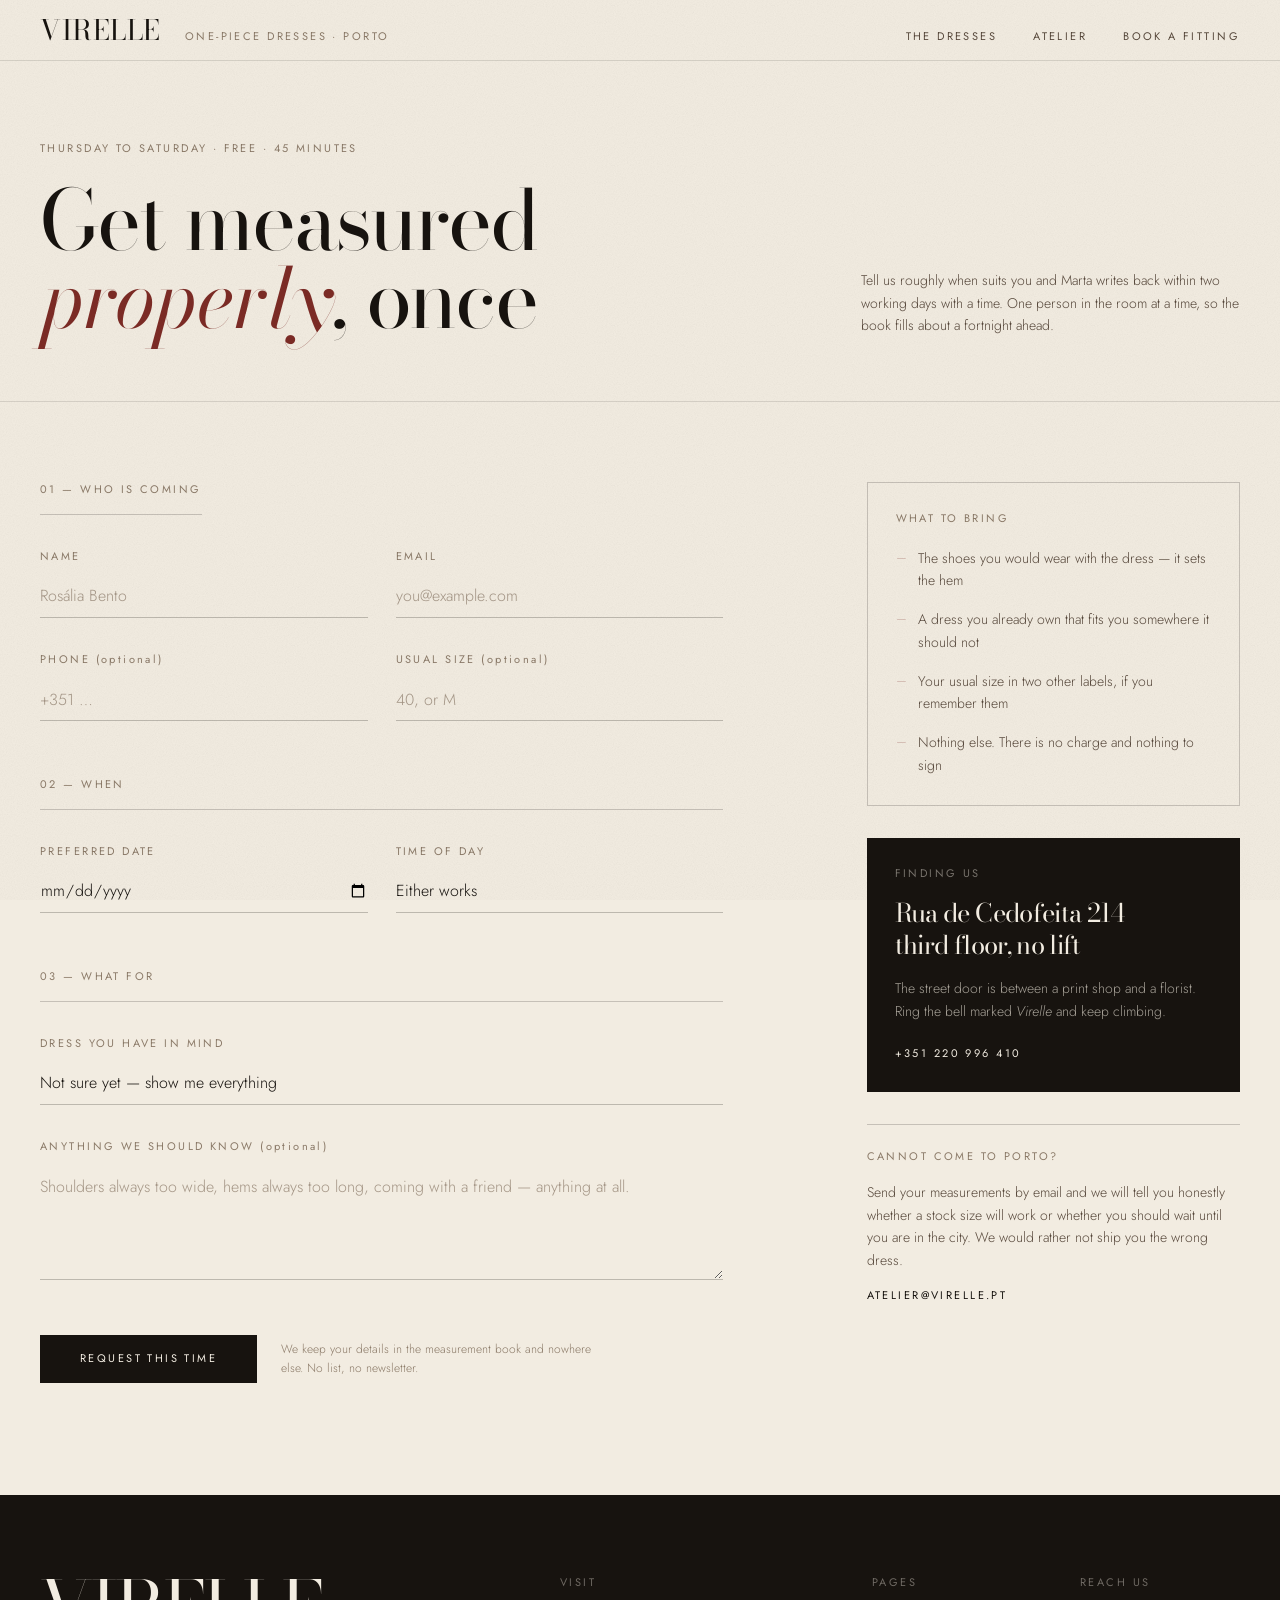
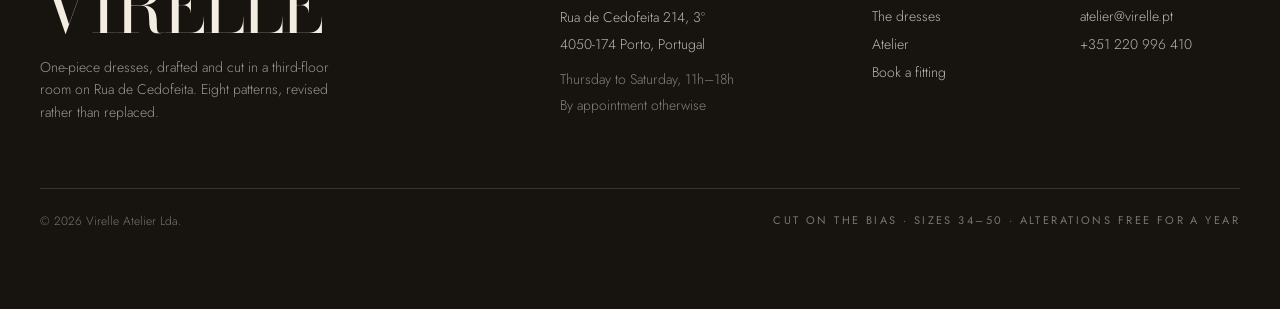
<file: fittings.html>
<!DOCTYPE html><html lang="en">
<!-- Mirrored from graceful-elf-4cc59a.netlify.app/fittings by HTTrack Website Copier/3.x [XR&CO'2014], Thu, 10 Sep 2026 09:36:52 GMT -->
<!-- Added by HTTrack --><meta http-equiv="content-type" content="text/html;charset=utf-8" /><!-- /Added by HTTrack -->
<head><meta charSet="utf-8"/><meta name="viewport" content="width=device-width, initial-scale=1"/><link rel="stylesheet" href="https://fonts.googleapis.com/css2?family=Bodoni+Moda:ital,opsz,wght@0,6..96,400;0,6..96,500;1,6..96,400&amp;family=Jost:ital,wght@0,300;0,400;0,500;1,300&amp;display=swap" data-precedence="default"/><link rel="stylesheet" href="assets/index-HXnscUAh.css" type="text/css" data-precedence="default"/><title>Book a fitting — Virelle</title><meta name="theme-color" content="#f2ece1"/><meta property="og:title" content="Virelle — One-piece dresses"/><meta property="og:description" content="Eight dress patterns, drafted and cut in Porto. Sizes 34 to 50, fittings by appointment."/><meta property="og:type" content="website"/><meta name="description" content="Request a free 45-minute fitting at the Virelle atelier on Rua de Cedofeita, Porto. Thursday to Saturday, one person at a time."/><link rel="modulepreload" href="assets/index-db6SwdjX.js"/><link rel="modulepreload" href="assets/fittings-BwmgIOdp.js"/><link rel="modulepreload" href="assets/atelier.functions-DiVVRraG.js"/><link rel="preconnect" href="https://fonts.googleapis.com/"/><link rel="preconnect" href="https://fonts.gstatic.com/" crossorigin="anonymous"/><link rel="icon" href="favicon.ico"/></head><body><div class="grain" aria-hidden="true"></div><header class="sticky top-0 z-50 border-b border-ink/12 bg-paper/88 backdrop-blur-sm"><div class="mx-auto flex max-w-[1440px] items-baseline gap-6 px-5 py-4 md:px-10"><a href="index.html" class="display text-[1.55rem] leading-none tracking-[0.02em] md:text-[1.75rem]">VIRELLE</a><span class="label hidden text-ink-faint md:block">One-piece dresses · Porto</span><nav class="ml-auto hidden items-baseline gap-9 md:flex"><a href="collection.html" class="label underline-grow text-ink-soft transition-colors hover:text-ink">The dresses</a><a href="atelier.html" class="label underline-grow text-ink-soft transition-colors hover:text-ink">Atelier</a><a class="label underline-grow text-ink-soft transition-colors hover:text-ink text-ink" href="fittings.html" data-status="active" aria-current="page">Book a fitting</a></nav><button type="button" aria-expanded="false" aria-label="Open menu" class="label ml-auto md:hidden">Menu</button></div></header><main><!--$--><div class="pb-20 md:pb-28"><header class="border-b border-ink/12"><div class="mx-auto grid max-w-[1440px] gap-8 px-5 pb-12 pt-12 md:grid-cols-12 md:px-10 md:pb-16 md:pt-20"><div class="md:col-span-8"><p class="drape label text-ink-faint">Thursday to Saturday · Free · 45 minutes</p><h1 class="drape display mt-6 text-[3rem] leading-[0.94] md:text-[5.2rem]" style="animation-delay:0.12s">Get measured<span class="display-italic text-oxblood"> properly</span>, once</h1></div><p class="drape max-w-sm self-end text-sm leading-relaxed text-ink-soft md:col-span-4" style="animation-delay:0.24s">Tell us roughly when suits you and Marta writes back within two working days with a time. One person in the room at a time, so the book fills about a fortnight ahead.</p></div></header><div class="mx-auto grid max-w-[1440px] gap-12 px-5 pt-14 md:grid-cols-12 md:gap-10 md:px-10 md:pt-20"><div class="md:col-span-7"><form noValidate=""><fieldset class="border-0 p-0 disabled:opacity-60"><legend class="label border-b border-ink/20 pb-4 text-ink-faint">01 — Who is coming</legend><div class="mt-7 grid gap-7 sm:grid-cols-2"><label class="block"><span class="label text-ink-faint">Name</span><input required="" autoComplete="name" placeholder="Rosália Bento" class="field mt-2" name="name"/></label><label class="block"><span class="label text-ink-faint">Email</span><input type="email" required="" autoComplete="email" placeholder="you@example.com" class="field mt-2" name="email"/></label><label class="block"><span class="label text-ink-faint">Phone <span class="normal-case">(optional)</span></span><input type="tel" autoComplete="tel" placeholder="+351 …" class="field mt-2" name="phone"/></label><label class="block"><span class="label text-ink-faint">Usual size <span class="normal-case">(optional)</span></span><input placeholder="40, or M" class="field mt-2" name="usualSize"/></label></div><p class="label mt-14 border-b border-ink/20 pb-4 text-ink-faint">02 — When</p><div class="mt-7 grid gap-7 sm:grid-cols-2"><label class="block"><span class="label text-ink-faint">Preferred date</span><input type="date" required="" class="field mt-2" name="preferredDate"/></label><label class="block"><span class="label text-ink-faint">Time of day</span><select name="preferredWindow" class="field mt-2"><option value="morning">Morning, 11h–13h</option><option value="afternoon">Afternoon, 14h–18h</option><option value="either" selected="">Either works</option></select></label></div><p class="label mt-14 border-b border-ink/20 pb-4 text-ink-faint">03 — What for</p><div class="mt-7 grid gap-7"><label class="block"><span class="label text-ink-faint">Dress you have in mind</span><select name="interest" class="field mt-2"><option value="Not sure yet" selected="">Not sure yet — show me everything</option><option value="Foz">Foz<!-- --> — <!-- -->Bias slip</option><option value="Boavista">Boavista<!-- --> — <!-- -->True wrap</option><option value="Miradouro">Miradouro<!-- --> — <!-- -->Shirtdress</option><option value="Marão">Marão<!-- --> — <!-- -->Column</option><option value="Bolhão">Bolhão<!-- --> — <!-- -->Three-tier</option><option value="Cordoaria">Cordoaria<!-- --> — <!-- -->A-line</option><option value="Lapa">Lapa<!-- --> — <!-- -->Shift</option><option value="Douro">Douro<!-- --> — <!-- -->Cape-back</option><option value="Alteration of a Virelle dress">Alteration of a dress I own</option></select></label><label class="block"><span class="label text-ink-faint">Anything we should know<!-- --> <span class="normal-case">(optional)</span></span><textarea name="notes" rows="4" placeholder="Shoulders always too wide, hems always too long, coming with a friend — anything at all." class="field mt-2 resize-y"></textarea></label></div><div class="mt-12 flex flex-wrap items-center gap-6"><button type="submit" class="btn-ink label px-10 py-4 disabled:cursor-wait">Request this time</button><p class="max-w-xs text-xs leading-relaxed text-ink-faint">We keep your details in the measurement book and nowhere else. No list, no newsletter.</p></div></fieldset></form></div><aside class="md:col-span-4 md:col-start-9"><div class="border border-ink/20 p-7"><p class="label text-ink-faint">What to bring</p><ul class="mt-5 space-y-4"><li class="flex gap-3 text-sm leading-relaxed"><span class="rule-number text-oxblood">—</span><span class="text-ink-soft">The shoes you would wear with the dress — it sets the hem</span></li><li class="flex gap-3 text-sm leading-relaxed"><span class="rule-number text-oxblood">—</span><span class="text-ink-soft">A dress you already own that fits you somewhere it should not</span></li><li class="flex gap-3 text-sm leading-relaxed"><span class="rule-number text-oxblood">—</span><span class="text-ink-soft">Your usual size in two other labels, if you remember them</span></li><li class="flex gap-3 text-sm leading-relaxed"><span class="rule-number text-oxblood">—</span><span class="text-ink-soft">Nothing else. There is no charge and nothing to sign</span></li></ul></div><div class="mt-8 bg-ink p-7 text-paper"><p class="label text-paper/45">Finding us</p><p class="display mt-4 text-[1.6rem] leading-tight">Rua de Cedofeita 214<br/>third floor, no lift</p><p class="mt-4 text-sm leading-relaxed text-paper/65">The street door is between a print shop and a florist. Ring the bell marked <span class="italic">Virelle</span> and keep climbing.</p><a href="tel:+351220996410" class="label underline-grow mt-6 inline-block">+351 220 996 410</a></div><div class="mt-8 border-t border-ink/20 pt-6"><p class="label text-ink-faint">Cannot come to Porto?</p><p class="mt-4 text-sm leading-relaxed text-ink-soft">Send your measurements by email and we will tell you honestly whether a stock size will work or whether you should wait until you are in the city. We would rather not ship you the wrong dress.</p><a href="mailto:atelier@virelle.pt" class="label underline-grow mt-4 inline-block text-ink">atelier@virelle.pt</a></div></aside></div></div><script>(function(t){let s;try{s=JSON.parse(sessionStorage.getItem(t.storageKey)||"{}")}catch(e){console.error(e);return}const c=t.key||window.history.state?.__TSR_key,r=c?s[c]:void 0;if(t.shouldScrollRestoration&&r&&typeof r=="object"&&Object.keys(r).length>0){for(const e in r){const o=r[e];if(!o||typeof o!="object")continue;const l=o.scrollX,i=o.scrollY;if(!(!Number.isFinite(l)||!Number.isFinite(i))){if(e==="window")window.scrollTo({top:i,left:l,behavior:t.behavior});else if(e){let n;try{n=document.querySelector(e)}catch{continue}n&&(n.scrollLeft=l,n.scrollTop=i)}}}return}const a=window.location.hash.split("#",2)[1];if(a){const e=window.history.state?.__hashScrollIntoViewOptions??!0;if(e){const o=document.getElementById(a);o&&o.scrollIntoView(e)}return}window.scrollTo({top:0,left:0,behavior:t.behavior})})({"storageKey":"tsr-scroll-restoration-v1_3","shouldScrollRestoration":true});document.currentScript.remove()</script><!--/$--></main><footer class="bg-ink text-paper"><div class="mx-auto max-w-[1440px] px-5 py-16 md:px-10 md:py-20"><div class="grid gap-12 md:grid-cols-12"><div class="md:col-span-5"><p class="display text-[3rem] leading-[0.9] md:text-[4.5rem]">VIRELLE</p><p class="mt-4 max-w-xs text-sm leading-relaxed text-paper/60">One-piece dresses, drafted and cut in a third-floor room on Rua de Cedofeita. Eight patterns, revised rather than replaced.</p></div><div class="md:col-span-3"><p class="label text-paper/40">Visit</p><address class="mt-4 space-y-1 text-sm not-italic leading-relaxed text-paper/75"><span class="block">Rua de Cedofeita 214, 3º</span><span class="block">4050-174 Porto, Portugal</span><span class="mt-3 block text-paper/50">Thursday to Saturday, 11h–18h</span><span class="block text-paper/50">By appointment otherwise</span></address></div><div class="md:col-span-2"><p class="label text-paper/40">Pages</p><div class="mt-4 flex flex-col gap-2 text-sm text-paper/75"><a href="collection.html" class="underline-grow w-fit">The dresses</a><a href="atelier.html" class="underline-grow w-fit">Atelier</a><a class="underline-grow w-fit active" href="fittings.html" data-status="active" aria-current="page">Book a fitting</a></div></div><div class="md:col-span-2"><p class="label text-paper/40">Reach us</p><div class="mt-4 flex flex-col gap-2 text-sm text-paper/75"><a href="mailto:atelier@virelle.pt" class="underline-grow w-fit">atelier@virelle.pt</a><a href="tel:+351220996410" class="underline-grow w-fit">+351 220 996 410</a></div></div></div><div class="mt-16 flex flex-col gap-3 border-t border-paper/15 pt-6 text-xs text-paper/45 md:flex-row md:items-center md:justify-between"><span>© <!-- -->2026<!-- --> Virelle Atelier Lda.</span><span class="label">Cut on the bias · Sizes 34–50 · Alterations free for a year</span></div></div></footer><script class="$tsr" id="$tsr-stream-barrier">(self.$R=self.$R||{})["tsr"]=[];self.$_TSR={h(){this.hydrated=!0,this.c()},e(){this.streamEnded=!0,this.c()},c(){this.hydrated&&this.streamEnded&&(delete self.$_TSR,delete self.$R.tsr)},p(e){this.initialized?e():this.buffer.push(e)},buffer:[]};$_TSR.router=($R=>$R[0]={manifest:$R[1]={routes:$R[2]={__root__:$R[3]={preloads:$R[4]=["/assets/index-db6SwdjX.js"],assets:$R[5]=[$R[6]={tag:"link",attrs:$R[7]={rel:"stylesheet",href:"/assets/index-HXnscUAh.css",type:"text/css"}},$R[8]={tag:"script",attrs:$R[9]={type:"module",async:!0},children:"import(\"/assets/index-db6SwdjX.js\")"}]},"/fittings":$R[10]={preloads:$R[11]=["/assets/fittings-BwmgIOdp.js","/assets/atelier.functions-DiVVRraG.js"]}}},matches:$R[12]=[$R[13]={i:"__root__ ",u:1789033010285,s:"success",ssr:!0},$R[14]={i:" fittings fittings",u:1789033010292,s:"success",ssr:!0}],lastMatchId:" fittings fittings"})($R["tsr"]);$_TSR.e();document.currentScript.remove()</script><script type="module" async="">import("assets/index-db6SwdjX.js")</script></body>
<!-- Mirrored from graceful-elf-4cc59a.netlify.app/fittings by HTTrack Website Copier/3.x [XR&CO'2014], Thu, 10 Sep 2026 09:36:53 GMT -->
</html>
</file>
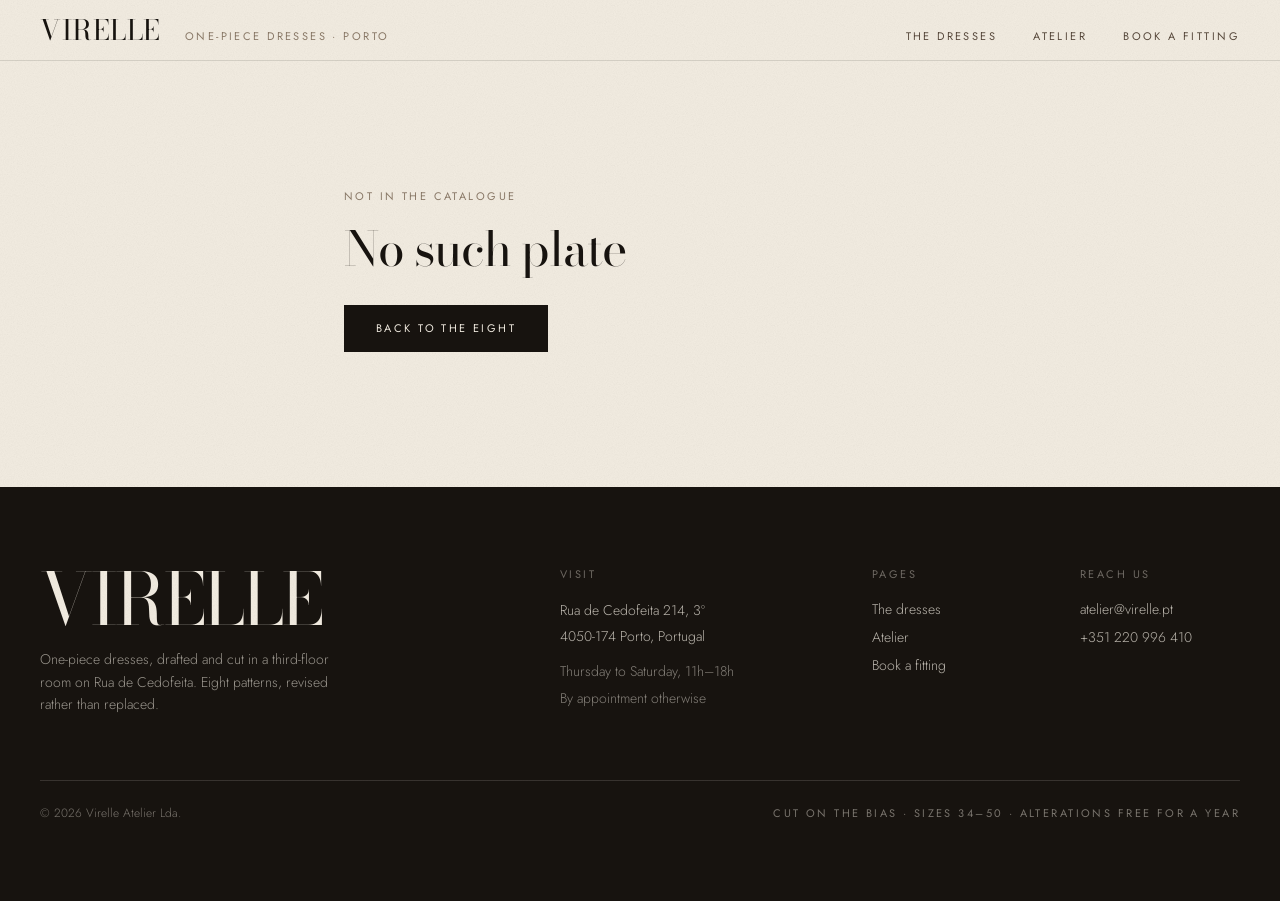
<file: dresses/boavista-wrap.html>
<!DOCTYPE html><html lang="en">
<!-- Mirrored from graceful-elf-4cc59a.netlify.app/dresses/boavista-wrap by HTTrack Website Copier/3.x [XR&CO'2014], Thu, 10 Sep 2026 09:36:55 GMT -->
<!-- Added by HTTrack --><meta http-equiv="content-type" content="text/html;charset=utf-8" /><!-- /Added by HTTrack -->
<head><meta charSet="utf-8"/><meta name="viewport" content="width=device-width, initial-scale=1"/><link rel="stylesheet" href="https://fonts.googleapis.com/css2?family=Bodoni+Moda:ital,opsz,wght@0,6..96,400;0,6..96,500;1,6..96,400&amp;family=Jost:ital,wght@0,300;0,400;0,500;1,300&amp;display=swap" data-precedence="default"/><link rel="stylesheet" href="../assets/index-HXnscUAh.css" type="text/css" data-precedence="default"/><title>Boavista — True wrap — Virelle</title><meta name="theme-color" content="#f2ece1"/><meta property="og:title" content="Virelle — One-piece dresses"/><meta property="og:description" content="Eight dress patterns, drafted and cut in Porto. Sizes 34 to 50, fittings by appointment."/><meta property="og:type" content="website"/><meta name="description" content="A wrap that holds its cross without a safety pin."/><link rel="modulepreload" href="../assets/index-db6SwdjX.js"/><link rel="modulepreload" href="../assets/dresses._slug-B6qB2SrC.js"/><link rel="modulepreload" href="../assets/dresses._slug-Dga3iT97.js"/><link rel="modulepreload" href="../assets/atelier.functions-DiVVRraG.js"/><link rel="modulepreload" href="../assets/Croquis-D8e-lTdl.js"/><link rel="preconnect" href="https://fonts.googleapis.com/"/><link rel="preconnect" href="https://fonts.gstatic.com/" crossorigin="anonymous"/><link rel="icon" href="../favicon.ico"/></head><body><div class="grain" aria-hidden="true"></div><header class="sticky top-0 z-50 border-b border-ink/12 bg-paper/88 backdrop-blur-sm"><div class="mx-auto flex max-w-[1440px] items-baseline gap-6 px-5 py-4 md:px-10"><a href="../index.html" class="display text-[1.55rem] leading-none tracking-[0.02em] md:text-[1.75rem]">VIRELLE</a><span class="label hidden text-ink-faint md:block">One-piece dresses · Porto</span><nav class="ml-auto hidden items-baseline gap-9 md:flex"><a href="../collection.html" class="label underline-grow text-ink-soft transition-colors hover:text-ink">The dresses</a><a href="../atelier.html" class="label underline-grow text-ink-soft transition-colors hover:text-ink">Atelier</a><a href="../fittings.html" class="label underline-grow text-ink-soft transition-colors hover:text-ink">Book a fitting</a></nav><button type="button" aria-expanded="false" aria-label="Open menu" class="label ml-auto md:hidden">Menu</button></div></header><main><!--$--><article class="pb-20 md:pb-28"><div class="mx-auto max-w-[1440px] px-5 pt-8 md:px-10 md:pt-12"><a href="../collection.html" class="label underline-grow text-ink-faint">← All eight dresses</a></div><div class="mx-auto grid max-w-[1440px] gap-12 px-5 pt-8 md:grid-cols-12 md:gap-8 md:px-10 md:pt-10"><div class="md:col-span-6 md:sticky md:top-24 md:self-start"><div class="croquis-ground relative overflow-hidden plate-in aspect-4/5" style="--plate-wash:linear-gradient(196deg, #dfe0cf 0%, #b8bda2 52%, #8e9478 100%)"><div class="weave absolute inset-0 opacity-60" aria-hidden="true"></div><svg class="croquis relative h-full w-full" viewBox="0 0 300 440" preserveAspectRatio="xMidYMid meet" role="img" aria-label="Technical croquis of the wrap silhouette"><g stroke="#17130f" stroke-width="0.8" opacity="0.3"><path d="M18 18 L18 34 M18 18 L34 18" fill="none"></path><path d="M282 18 L282 34 M282 18 L266 18" fill="none"></path><path d="M18 422 L18 406 M18 422 L34 422" fill="none"></path><path d="M282 422 L282 406 M282 422 L266 422" fill="none"></path></g><g stroke="#17130f" fill="none" stroke-width="1" opacity="0.28"><ellipse cx="150" cy="50" rx="19" ry="23"></ellipse><path d="M141 71 L140 92"></path><path d="M159 71 L160 92"></path><path d="M136 382 C134 422 133 452 134 436"></path><path d="M164 382 C166 422 167 452 166 436"></path></g><path fill="#6d7256" stroke="#17130f" stroke-width="1.4" stroke-linejoin="round" d="M114 94 L186 94 C196 106 203 130 207 158 L189 166 C187 150 183 138 179 130 C183 176 187 200 190 220 C196 300 200 344 206 382 Q150 402 94 382 C100 344 104 300 110 220 C113 200 117 176 121 130 C117 138 113 150 111 166 L93 158 C97 130 104 106 114 94 Z"></path><path fill="none" stroke="#17130f" stroke-width="1" opacity="0.62" d="M127 96 L150 152 L173 96"></path><path fill="none" stroke="#17130f" stroke-width="1" opacity="0.62" d="M173 98 C158 138 138 182 118 216"></path><path fill="#6d7256" stroke="#17130f" stroke-width="1" stroke-linejoin="round" d="M111 196 Q150 208 189 196 L191 212 Q150 224 109 212 Z"></path><path fill="none" stroke="#17130f" stroke-width="1.1" opacity="0.62" d="M188 214 C206 246 200 282 184 306"></path><path fill="none" stroke="#17130f" stroke-width="1.1" opacity="0.62" d="M180 214 C194 244 189 276 176 298"></path><path fill="none" stroke="#17130f" stroke-width="0.9" stroke-dasharray="5 4" opacity="0.45" class="stitch" d="M120 236 Q150 248 182 236"></path></svg><span class="label absolute bottom-4 right-5 text-ink/45">Plate 02</span></div><div class="mt-5 flex flex-wrap items-center justify-between gap-5"><div class="flex items-center gap-3"><button type="button" aria-label="Sea Fennel" aria-pressed="true" class="h-9 w-9 border transition-transform duration-300 scale-110 border-ink" style="background-color:#6d7256"></button><button type="button" aria-label="Wet Slate" aria-pressed="false" class="h-9 w-9 border transition-transform duration-300 border-ink/25 hover:scale-105" style="background-color:#4b4e52"></button><button type="button" aria-label="Terracotta Dust" aria-pressed="false" class="h-9 w-9 border transition-transform duration-300 border-ink/25 hover:scale-105" style="background-color:#b06a4c"></button><span class="label ml-2 text-ink-soft">Sea Fennel</span></div><span class="label text-ink-faint">Spring through late autumn</span></div></div><div class="md:col-span-5 md:col-start-8"><p class="label text-ink-faint">True wrap<!-- --> · <!-- -->In the atelier</p><h1 class="display mt-4 text-[3.4rem] leading-[0.92] md:text-[4.8rem]">Boavista</h1><p class="display-italic mt-4 text-[1.35rem] leading-snug text-ink-soft">A wrap that holds its cross without a safety pin.</p><div class="mt-8 flex items-baseline gap-5 border-y border-ink/15 py-5"><span class="display text-[2rem]">€312</span><span class="text-sm text-ink-soft">Ships in 3 days</span></div><p class="mt-7 leading-relaxed text-ink-soft">The inner tie passes through a bound eyelet at the side seam, so the neckline stays where you set it. Six fittings on five different bodies before the crossover angle stopped gaping.</p><div class="mt-10"><div class="flex items-baseline justify-between"><p class="label text-ink-faint">Size</p><span class="text-xs text-ink-faint">Hemmed to your height at no cost</span></div><div class="mt-4 flex flex-wrap gap-2"><button type="button" aria-pressed="false" class="label h-11 w-14 border transition-colors border-ink/25 text-ink-soft hover:border-ink/60">34</button><button type="button" aria-pressed="false" class="label h-11 w-14 border transition-colors border-ink/25 text-ink-soft hover:border-ink/60">36</button><button type="button" aria-pressed="false" class="label h-11 w-14 border transition-colors border-ink/25 text-ink-soft hover:border-ink/60">38</button><button type="button" aria-pressed="false" class="label h-11 w-14 border transition-colors border-ink/25 text-ink-soft hover:border-ink/60">40</button><button type="button" aria-pressed="false" class="label h-11 w-14 border transition-colors border-ink/25 text-ink-soft hover:border-ink/60">42</button><button type="button" aria-pressed="false" class="label h-11 w-14 border transition-colors border-ink/25 text-ink-soft hover:border-ink/60">44</button><button type="button" aria-pressed="false" class="label h-11 w-14 border transition-colors border-ink/25 text-ink-soft hover:border-ink/60">46</button><button type="button" aria-pressed="false" class="label h-11 w-14 border transition-colors border-ink/25 text-ink-soft hover:border-ink/60">48</button></div></div><div class="mt-9"><div><button type="button" disabled="" class="label w-full cursor-not-allowed border border-dashed border-ink/30 px-8 py-4 text-ink-faint">Choose a size first</button><p class="mt-3 text-xs leading-relaxed text-ink-faint">Between two sizes? Take the larger one — we can always take a dress in, and the fitting is free.</p></div></div><a href="../fittings.html" class="label underline-grow mt-7 inline-block text-ink-soft">Rather be measured in person →</a></div></div><section class="mx-auto mt-20 max-w-[1440px] px-5 md:mt-28 md:px-10"><h2 class="display border-b border-ink/20 pb-5 text-[2rem] md:text-[2.6rem]">The specification</h2><div class="grid gap-10 pt-10 md:grid-cols-12 md:gap-8"><div class="md:col-span-5"><p class="label text-ink-faint">Measured flat</p><dl class="mt-5"><div class="flex justify-between gap-6 border-b border-ink/12 py-3.5"><dt class="text-sm text-ink-soft">Bust, size 38 (wrapped)</dt><dd class="rule-number">88–104 cm</dd></div><div class="flex justify-between gap-6 border-b border-ink/12 py-3.5"><dt class="text-sm text-ink-soft">Waist tie length</dt><dd class="rule-number">146 cm</dd></div><div class="flex justify-between gap-6 border-b border-ink/12 py-3.5"><dt class="text-sm text-ink-soft">Front length from shoulder</dt><dd class="rule-number">116 cm</dd></div><div class="flex justify-between gap-6 border-b border-ink/12 py-3.5"><dt class="text-sm text-ink-soft">Sleeve, elbow</dt><dd class="rule-number">34 cm</dd></div></dl></div><div class="md:col-span-4"><p class="label text-ink-faint">Cloth</p><p class="mt-5 text-[1.0625rem] leading-relaxed">Washed linen–lyocell, 62/38</p><dl class="mt-5 space-y-3 text-sm text-ink-soft"><div class="flex justify-between gap-4 border-t border-ink/12 pt-3"><dt>Weight</dt><dd class="rule-number">190 gsm</dd></div><div class="flex justify-between gap-4 border-t border-ink/12 pt-3"><dt>Origin</dt><dd class="max-w-[14rem] text-right">Woven in Guimarães</dd></div><div class="flex justify-between gap-4 border-t border-ink/12 pt-3"><dt>Cut</dt><dd class="max-w-[14rem] text-right">Mid-calf, 116 cm front length</dd></div></dl></div><div class="md:col-span-3"><p class="label text-ink-faint">Living with it</p><ul class="mt-5 space-y-4"><li class="flex gap-3 text-sm leading-relaxed"><span class="rule-number text-oxblood">—</span><span class="text-ink-soft">Machine wash 30°, short spin</span></li><li class="flex gap-3 text-sm leading-relaxed"><span class="rule-number text-oxblood">—</span><span class="text-ink-soft">Line dry — it softens with every wash</span></li><li class="flex gap-3 text-sm leading-relaxed"><span class="rule-number text-oxblood">—</span><span class="text-ink-soft">Iron damp if you want it crisp; skip it if you do not</span></li></ul></div></div></section><section class="mx-auto mt-20 max-w-[1440px] px-5 md:mt-28 md:px-10"><a href="miradouro-shirtdress.html" class="group flex flex-col gap-6 border-t border-ink/20 pt-8 md:flex-row md:items-end md:justify-between"><div><p class="label text-ink-faint">Next plate</p><p class="display mt-4 text-[2.6rem] leading-none md:text-[4rem]">Miradouro<span class="ml-4 inline-block transition-transform duration-500 group-hover:translate-x-2">→</span></p></div><div class="md:text-right"><p class="label text-ink-soft">Shirtdress</p><p class="rule-number mt-2 text-ink-faint">€196</p></div></a></section></article><script>(function(t){let s;try{s=JSON.parse(sessionStorage.getItem(t.storageKey)||"{}")}catch(e){console.error(e);return}const c=t.key||window.history.state?.__TSR_key,r=c?s[c]:void 0;if(t.shouldScrollRestoration&&r&&typeof r=="object"&&Object.keys(r).length>0){for(const e in r){const o=r[e];if(!o||typeof o!="object")continue;const l=o.scrollX,i=o.scrollY;if(!(!Number.isFinite(l)||!Number.isFinite(i))){if(e==="window")window.scrollTo({top:i,left:l,behavior:t.behavior});else if(e){let n;try{n=document.querySelector(e)}catch{continue}n&&(n.scrollLeft=l,n.scrollTop=i)}}}return}const a=window.location.hash.split("#",2)[1];if(a){const e=window.history.state?.__hashScrollIntoViewOptions??!0;if(e){const o=document.getElementById(a);o&&o.scrollIntoView(e)}return}window.scrollTo({top:0,left:0,behavior:t.behavior})})({"storageKey":"tsr-scroll-restoration-v1_3","shouldScrollRestoration":true});document.currentScript.remove()</script><!--/$--></main><footer class="bg-ink text-paper"><div class="mx-auto max-w-[1440px] px-5 py-16 md:px-10 md:py-20"><div class="grid gap-12 md:grid-cols-12"><div class="md:col-span-5"><p class="display text-[3rem] leading-[0.9] md:text-[4.5rem]">VIRELLE</p><p class="mt-4 max-w-xs text-sm leading-relaxed text-paper/60">One-piece dresses, drafted and cut in a third-floor room on Rua de Cedofeita. Eight patterns, revised rather than replaced.</p></div><div class="md:col-span-3"><p class="label text-paper/40">Visit</p><address class="mt-4 space-y-1 text-sm not-italic leading-relaxed text-paper/75"><span class="block">Rua de Cedofeita 214, 3º</span><span class="block">4050-174 Porto, Portugal</span><span class="mt-3 block text-paper/50">Thursday to Saturday, 11h–18h</span><span class="block text-paper/50">By appointment otherwise</span></address></div><div class="md:col-span-2"><p class="label text-paper/40">Pages</p><div class="mt-4 flex flex-col gap-2 text-sm text-paper/75"><a href="../collection.html" class="underline-grow w-fit">The dresses</a><a href="../atelier.html" class="underline-grow w-fit">Atelier</a><a href="../fittings.html" class="underline-grow w-fit">Book a fitting</a></div></div><div class="md:col-span-2"><p class="label text-paper/40">Reach us</p><div class="mt-4 flex flex-col gap-2 text-sm text-paper/75"><a href="mailto:atelier@virelle.pt" class="underline-grow w-fit">atelier@virelle.pt</a><a href="tel:+351220996410" class="underline-grow w-fit">+351 220 996 410</a></div></div></div><div class="mt-16 flex flex-col gap-3 border-t border-paper/15 pt-6 text-xs text-paper/45 md:flex-row md:items-center md:justify-between"><span>© <!-- -->2026<!-- --> Virelle Atelier Lda.</span><span class="label">Cut on the bias · Sizes 34–50 · Alterations free for a year</span></div></div></footer><script class="$tsr" id="$tsr-stream-barrier">(self.$R=self.$R||{})["tsr"]=[];self.$_TSR={h(){this.hydrated=!0,this.c()},e(){this.streamEnded=!0,this.c()},c(){this.hydrated&&this.streamEnded&&(delete self.$_TSR,delete self.$R.tsr)},p(e){this.initialized?e():this.buffer.push(e)},buffer:[]};$_TSR.router=($R=>$R[0]={manifest:$R[1]={routes:$R[2]={__root__:$R[3]={preloads:$R[4]=["/assets/index-db6SwdjX.js"],assets:$R[5]=[$R[6]={tag:"link",attrs:$R[7]={rel:"stylesheet",href:"/assets/index-HXnscUAh.css",type:"text/css"}},$R[8]={tag:"script",attrs:$R[9]={type:"module",async:!0},children:"import(\"/assets/index-db6SwdjX.js\")"}]},"/dresses/$slug":$R[10]={preloads:$R[11]=["/assets/dresses._slug-B6qB2SrC.js","../assets/dresses._slug-Dga3iT97.js","../assets/atelier.functions-DiVVRraG.js","/assets/Croquis-D8e-lTdl.js"]}}},matches:$R[12]=[$R[13]={i:"__root__ ",u:1789033011844,s:"success",ssr:!0},$R[14]={i:" dresses $slug dresses boavista-wrap",u:1789033011844,s:"success",l:$R[15]={dress:$R[16]={slug:"boavista-wrap",name:"Boavista",silhouette:"wrap",silhouetteLabel:"True wrap",price:312,tagline:"A wrap that holds its cross without a safety pin.",story:"The inner tie passes through a bound eyelet at the side seam, so the neckline stays where you set it. Six fittings on five different bodies before the crossover angle stopped gaping.",fabric:"Washed linen–lyocell, 62/38",fabricWeight:"190 gsm",origin:"Woven in Guimarães",colorways:$R[17]=[$R[18]={name:"Sea Fennel",hex:"#6d7256"},$R[19]={name:"Wet Slate",hex:"#4b4e52"},$R[20]={name:"Terracotta Dust",hex:"#b06a4c"}],sizes:$R[21]=["34","36","38","40","42","44","46","48"],measurements:$R[22]=[$R[23]={label:"Bust, size 38 (wrapped)",value:"88–104 cm"},$R[24]={label:"Waist tie length",value:"146 cm"},$R[25]={label:"Front length from shoulder",value:"116 cm"},$R[26]={label:"Sleeve, elbow",value:"34 cm"}],care:$R[27]=["Machine wash 30°, short spin","Line dry — it softens with every wash","Iron damp if you want it crisp; skip it if you do not"],availability:"in-atelier",leadTime:"Ships in 3 days",plateWash:"linear-gradient(196deg, #dfe0cf 0%, #b8bda2 52%, #8e9478 100%)",cut:"Mid-calf, 116 cm front length",season:"Spring through late autumn"},index:1,next:$R[28]={slug:"miradouro-shirtdress",name:"Miradouro",silhouette:"shirt",silhouetteLabel:"Shirtdress",price:196,tagline:"Eleven buttons, corozo, sewn with a shank.",story:"A shirtdress usually pulls at the third button. We moved the bust dart into the placket seam and added a hidden stay behind button four, which is the one that always gaps.",fabric:"Cotton poplin, garment-washed",fabricWeight:"135 gsm",origin:"Woven in Barcelos",colorways:$R[29]=[$R[30]={name:"Chalk",hex:"#efe8dc"},$R[31]={name:"Indigo Rinse",hex:"#3b4657"},$R[32]={name:"Olive Brine",hex:"#7a7a4e"}],sizes:$R[33]=["34","36","38","40","42","44","46","48"],measurements:$R[34]=[$R[35]={label:"Bust, size 38",value:"104 cm"},$R[36]={label:"Shoulder seam to seam",value:"39 cm"},$R[37]={label:"Front length from shoulder",value:"112 cm"},$R[38]={label:"Cuff circumference",value:"23 cm"}],care:$R[39]=["Machine wash 30° with like colours","Tumble low or line dry","Buttons are corozo nut — do not bleach"],availability:"in-atelier",leadTime:"Ships in 2 days",plateWash:"linear-gradient(172deg, #f0e9dd 0%, #ddd3c1 55%, #c8bda6 100%)",cut:"Below knee, 112 cm front length",season:"Carried year-round"}},ssr:!0}],lastMatchId:" dresses $slug dresses boavista-wrap"})($R["tsr"]);$_TSR.e();document.currentScript.remove()</script><script type="module" async="">import("../assets/index-db6SwdjX.js")</script></body>
<!-- Mirrored from graceful-elf-4cc59a.netlify.app/dresses/boavista-wrap by HTTrack Website Copier/3.x [XR&CO'2014], Thu, 10 Sep 2026 09:36:55 GMT -->
</html>
</file>
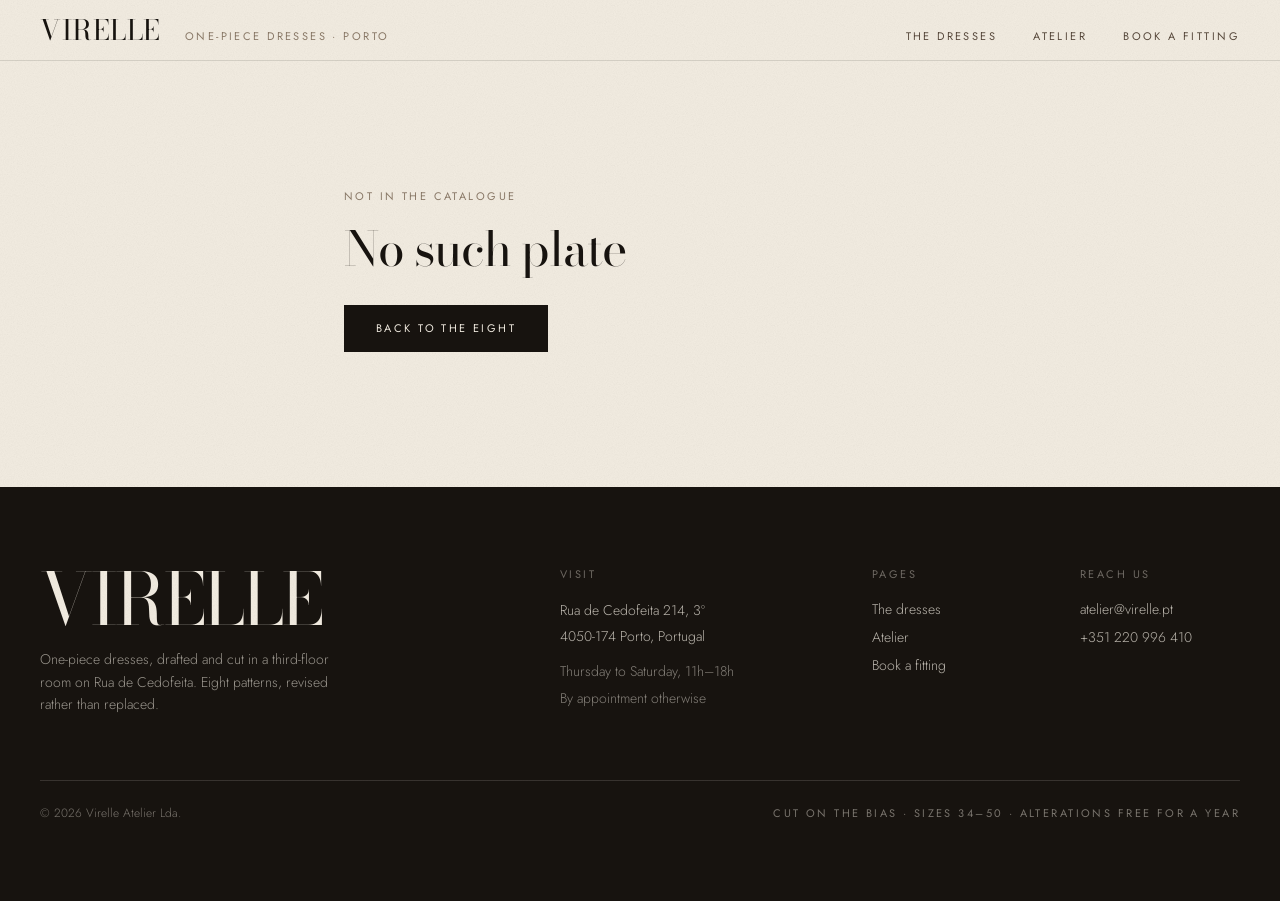
<file: dresses/bolhao-tiered.html>
<!DOCTYPE html><html lang="en">
<!-- Mirrored from graceful-elf-4cc59a.netlify.app/dresses/bolhao-tiered by HTTrack Website Copier/3.x [XR&CO'2014], Thu, 10 Sep 2026 09:36:55 GMT -->
<!-- Added by HTTrack --><meta http-equiv="content-type" content="text/html;charset=utf-8" /><!-- /Added by HTTrack -->
<head><meta charSet="utf-8"/><meta name="viewport" content="width=device-width, initial-scale=1"/><link rel="stylesheet" href="https://fonts.googleapis.com/css2?family=Bodoni+Moda:ital,opsz,wght@0,6..96,400;0,6..96,500;1,6..96,400&amp;family=Jost:ital,wght@0,300;0,400;0,500;1,300&amp;display=swap" data-precedence="default"/><link rel="stylesheet" href="../assets/index-HXnscUAh.css" type="text/css" data-precedence="default"/><title>Bolhão — Three-tier — Virelle</title><meta name="theme-color" content="#f2ece1"/><meta property="og:title" content="Virelle — One-piece dresses"/><meta property="og:description" content="Eight dress patterns, drafted and cut in Porto. Sizes 34 to 50, fittings by appointment."/><meta property="og:type" content="website"/><meta name="description" content="Three tiers, each gathered at a different ratio."/><link rel="modulepreload" href="../assets/index-db6SwdjX.js"/><link rel="modulepreload" href="../assets/dresses._slug-B6qB2SrC.js"/><link rel="modulepreload" href="../assets/dresses._slug-Dga3iT97.js"/><link rel="modulepreload" href="../assets/atelier.functions-DiVVRraG.js"/><link rel="modulepreload" href="../assets/Croquis-D8e-lTdl.js"/><link rel="preconnect" href="https://fonts.googleapis.com/"/><link rel="preconnect" href="https://fonts.gstatic.com/" crossorigin="anonymous"/><link rel="icon" href="../favicon.ico"/></head><body><div class="grain" aria-hidden="true"></div><header class="sticky top-0 z-50 border-b border-ink/12 bg-paper/88 backdrop-blur-sm"><div class="mx-auto flex max-w-[1440px] items-baseline gap-6 px-5 py-4 md:px-10"><a href="../index.html" class="display text-[1.55rem] leading-none tracking-[0.02em] md:text-[1.75rem]">VIRELLE</a><span class="label hidden text-ink-faint md:block">One-piece dresses · Porto</span><nav class="ml-auto hidden items-baseline gap-9 md:flex"><a href="../collection.html" class="label underline-grow text-ink-soft transition-colors hover:text-ink">The dresses</a><a href="../atelier.html" class="label underline-grow text-ink-soft transition-colors hover:text-ink">Atelier</a><a href="../fittings.html" class="label underline-grow text-ink-soft transition-colors hover:text-ink">Book a fitting</a></nav><button type="button" aria-expanded="false" aria-label="Open menu" class="label ml-auto md:hidden">Menu</button></div></header><main><!--$--><article class="pb-20 md:pb-28"><div class="mx-auto max-w-[1440px] px-5 pt-8 md:px-10 md:pt-12"><a href="../collection.html" class="label underline-grow text-ink-faint">← All eight dresses</a></div><div class="mx-auto grid max-w-[1440px] gap-12 px-5 pt-8 md:grid-cols-12 md:gap-8 md:px-10 md:pt-10"><div class="md:col-span-6 md:sticky md:top-24 md:self-start"><div class="croquis-ground relative overflow-hidden plate-in aspect-4/5" style="--plate-wash:linear-gradient(165deg, #f2e6cf 0%, #e2cba6 50%, #cbae83 100%)"><div class="weave absolute inset-0 opacity-60" aria-hidden="true"></div><svg class="croquis relative h-full w-full" viewBox="0 0 300 440" preserveAspectRatio="xMidYMid meet" role="img" aria-label="Technical croquis of the tiered silhouette"><g stroke="#17130f" stroke-width="0.8" opacity="0.3"><path d="M18 18 L18 34 M18 18 L34 18" fill="none"></path><path d="M282 18 L282 34 M282 18 L266 18" fill="none"></path><path d="M18 422 L18 406 M18 422 L34 422" fill="none"></path><path d="M282 422 L282 406 M282 422 L266 422" fill="none"></path></g><g stroke="#17130f" fill="none" stroke-width="1" opacity="0.28"><ellipse cx="150" cy="50" rx="19" ry="23"></ellipse><path d="M141 71 L140 92"></path><path d="M159 71 L160 92"></path></g><g stroke="#17130f" fill="none" stroke-width="1" opacity="0.3"><path d="M116 100 C102 142 94 196 92 248 C92 262 96 268 102 268"></path><path d="M184 100 C198 142 206 196 208 248 C208 262 204 268 198 268"></path></g><path fill="#ddc99f" stroke="#17130f" stroke-width="1.4" stroke-linejoin="round" d="M124 96 L176 96 L180 152 L120 152 Z"></path><path fill="#ddc99f" stroke="#17130f" stroke-width="1.4" stroke-linejoin="round" d="M120 152 L180 152 L188 232 L112 232 Z"></path><path fill="#ddc99f" stroke="#17130f" stroke-width="1.4" stroke-linejoin="round" d="M112 232 L188 232 L200 312 L100 312 Z"></path><path fill="#ddc99f" stroke="#17130f" stroke-width="1.4" stroke-linejoin="round" d="M100 312 L200 312 L214 396 Q150 414 86 396 Z"></path><path fill="none" stroke="#17130f" stroke-width="1" opacity="0.62" d="M130 96 Q150 116 170 96"></path><g fill="none" stroke="#17130f" stroke-width="1" opacity="0.4"><path d="M128 154 L128 166"></path><path d="M142 154 L142 166"></path><path d="M156 154 L156 166"></path><path d="M170 154 L170 166"></path><path d="M120 234 L120 248"></path><path d="M138 234 L138 248"></path><path d="M156 234 L156 248"></path><path d="M174 234 L174 248"></path><path d="M110 314 L110 330"></path><path d="M130 314 L130 330"></path><path d="M150 314 L150 330"></path><path d="M170 314 L170 330"></path><path d="M190 314 L190 330"></path></g></svg><span class="label absolute bottom-4 right-5 text-ink/45">Plate 05</span></div><div class="mt-5 flex flex-wrap items-center justify-between gap-5"><div class="flex items-center gap-3"><button type="button" aria-label="Sun-Bleached Straw" aria-pressed="true" class="h-9 w-9 border transition-transform duration-300 scale-110 border-ink" style="background-color:#ddc99f"></button><button type="button" aria-label="Faded Damson" aria-pressed="false" class="h-9 w-9 border transition-transform duration-300 border-ink/25 hover:scale-105" style="background-color:#6b4a56"></button><button type="button" aria-label="Chalk" aria-pressed="false" class="h-9 w-9 border transition-transform duration-300 border-ink/25 hover:scale-105" style="background-color:#efe8dc"></button><span class="label ml-2 text-ink-soft">Sun-Bleached Straw</span></div><span class="label text-ink-faint">High summer</span></div></div><div class="md:col-span-5 md:col-start-8"><p class="label text-ink-faint">Three-tier<!-- --> · <!-- -->In the atelier</p><h1 class="display mt-4 text-[3.4rem] leading-[0.92] md:text-[4.8rem]">Bolhão</h1><p class="display-italic mt-4 text-[1.35rem] leading-snug text-ink-soft">Three tiers, each gathered at a different ratio.</p><div class="mt-8 flex items-baseline gap-5 border-y border-ink/15 py-5"><span class="display text-[2rem]">€268</span><span class="text-sm text-ink-soft">Ships in 3 days</span></div><p class="mt-7 leading-relaxed text-ink-soft">Even gathering makes a lampshade. We gather 1.4× at the yoke, 1.7× at the middle, 2.1× at the hem, so the volume grows the way a bell does rather than all at once.</p><div class="mt-10"><div class="flex items-baseline justify-between"><p class="label text-ink-faint">Size</p><span class="text-xs text-ink-faint">Hemmed to your height at no cost</span></div><div class="mt-4 flex flex-wrap gap-2"><button type="button" aria-pressed="false" class="label h-11 w-14 border transition-colors border-ink/25 text-ink-soft hover:border-ink/60">34</button><button type="button" aria-pressed="false" class="label h-11 w-14 border transition-colors border-ink/25 text-ink-soft hover:border-ink/60">36</button><button type="button" aria-pressed="false" class="label h-11 w-14 border transition-colors border-ink/25 text-ink-soft hover:border-ink/60">38</button><button type="button" aria-pressed="false" class="label h-11 w-14 border transition-colors border-ink/25 text-ink-soft hover:border-ink/60">40</button><button type="button" aria-pressed="false" class="label h-11 w-14 border transition-colors border-ink/25 text-ink-soft hover:border-ink/60">42</button><button type="button" aria-pressed="false" class="label h-11 w-14 border transition-colors border-ink/25 text-ink-soft hover:border-ink/60">44</button><button type="button" aria-pressed="false" class="label h-11 w-14 border transition-colors border-ink/25 text-ink-soft hover:border-ink/60">46</button></div></div><div class="mt-9"><div><button type="button" disabled="" class="label w-full cursor-not-allowed border border-dashed border-ink/30 px-8 py-4 text-ink-faint">Choose a size first</button><p class="mt-3 text-xs leading-relaxed text-ink-faint">Between two sizes? Take the larger one — we can always take a dress in, and the fitting is free.</p></div></div><a href="../fittings.html" class="label underline-grow mt-7 inline-block text-ink-soft">Rather be measured in person →</a></div></div><section class="mx-auto mt-20 max-w-[1440px] px-5 md:mt-28 md:px-10"><h2 class="display border-b border-ink/20 pb-5 text-[2rem] md:text-[2.6rem]">The specification</h2><div class="grid gap-10 pt-10 md:grid-cols-12 md:gap-8"><div class="md:col-span-5"><p class="label text-ink-faint">Measured flat</p><dl class="mt-5"><div class="flex justify-between gap-6 border-b border-ink/12 py-3.5"><dt class="text-sm text-ink-soft">Bust, size 38</dt><dd class="rule-number">98 cm</dd></div><div class="flex justify-between gap-6 border-b border-ink/12 py-3.5"><dt class="text-sm text-ink-soft">Hem circumference</dt><dd class="rule-number">312 cm</dd></div><div class="flex justify-between gap-6 border-b border-ink/12 py-3.5"><dt class="text-sm text-ink-soft">Front length from shoulder</dt><dd class="rule-number">124 cm</dd></div><div class="flex justify-between gap-6 border-b border-ink/12 py-3.5"><dt class="text-sm text-ink-soft">Tier depths</dt><dd class="rule-number">34 / 38 / 42 cm</dd></div></dl></div><div class="md:col-span-4"><p class="label text-ink-faint">Cloth</p><p class="mt-5 text-[1.0625rem] leading-relaxed">Ramie–cotton voile</p><dl class="mt-5 space-y-3 text-sm text-ink-soft"><div class="flex justify-between gap-4 border-t border-ink/12 pt-3"><dt>Weight</dt><dd class="rule-number">110 gsm</dd></div><div class="flex justify-between gap-4 border-t border-ink/12 pt-3"><dt>Origin</dt><dd class="max-w-[14rem] text-right">Woven in Coimbra</dd></div><div class="flex justify-between gap-4 border-t border-ink/12 pt-3"><dt>Cut</dt><dd class="max-w-[14rem] text-right">Mid-calf, 124 cm front length</dd></div></dl></div><div class="md:col-span-3"><p class="label text-ink-faint">Living with it</p><ul class="mt-5 space-y-4"><li class="flex gap-3 text-sm leading-relaxed"><span class="rule-number text-oxblood">—</span><span class="text-ink-soft">Hand wash cool, or machine on delicate in a bag</span></li><li class="flex gap-3 text-sm leading-relaxed"><span class="rule-number text-oxblood">—</span><span class="text-ink-soft">Shake out and line dry — the tiers hang themselves</span></li><li class="flex gap-3 text-sm leading-relaxed"><span class="rule-number text-oxblood">—</span><span class="text-ink-soft">Iron only the yoke</span></li></ul></div></div></section><section class="mx-auto mt-20 max-w-[1440px] px-5 md:mt-28 md:px-10"><a href="cordoaria-aline.html" class="group flex flex-col gap-6 border-t border-ink/20 pt-8 md:flex-row md:items-end md:justify-between"><div><p class="label text-ink-faint">Next plate</p><p class="display mt-4 text-[2.6rem] leading-none md:text-[4rem]">Cordoaria<span class="ml-4 inline-block transition-transform duration-500 group-hover:translate-x-2">→</span></p></div><div class="md:text-right"><p class="label text-ink-soft">A-line</p><p class="rule-number mt-2 text-ink-faint">€174</p></div></a></section></article><script>(function(t){let s;try{s=JSON.parse(sessionStorage.getItem(t.storageKey)||"{}")}catch(e){console.error(e);return}const c=t.key||window.history.state?.__TSR_key,r=c?s[c]:void 0;if(t.shouldScrollRestoration&&r&&typeof r=="object"&&Object.keys(r).length>0){for(const e in r){const o=r[e];if(!o||typeof o!="object")continue;const l=o.scrollX,i=o.scrollY;if(!(!Number.isFinite(l)||!Number.isFinite(i))){if(e==="window")window.scrollTo({top:i,left:l,behavior:t.behavior});else if(e){let n;try{n=document.querySelector(e)}catch{continue}n&&(n.scrollLeft=l,n.scrollTop=i)}}}return}const a=window.location.hash.split("#",2)[1];if(a){const e=window.history.state?.__hashScrollIntoViewOptions??!0;if(e){const o=document.getElementById(a);o&&o.scrollIntoView(e)}return}window.scrollTo({top:0,left:0,behavior:t.behavior})})({"storageKey":"tsr-scroll-restoration-v1_3","shouldScrollRestoration":true});document.currentScript.remove()</script><!--/$--></main><footer class="bg-ink text-paper"><div class="mx-auto max-w-[1440px] px-5 py-16 md:px-10 md:py-20"><div class="grid gap-12 md:grid-cols-12"><div class="md:col-span-5"><p class="display text-[3rem] leading-[0.9] md:text-[4.5rem]">VIRELLE</p><p class="mt-4 max-w-xs text-sm leading-relaxed text-paper/60">One-piece dresses, drafted and cut in a third-floor room on Rua de Cedofeita. Eight patterns, revised rather than replaced.</p></div><div class="md:col-span-3"><p class="label text-paper/40">Visit</p><address class="mt-4 space-y-1 text-sm not-italic leading-relaxed text-paper/75"><span class="block">Rua de Cedofeita 214, 3º</span><span class="block">4050-174 Porto, Portugal</span><span class="mt-3 block text-paper/50">Thursday to Saturday, 11h–18h</span><span class="block text-paper/50">By appointment otherwise</span></address></div><div class="md:col-span-2"><p class="label text-paper/40">Pages</p><div class="mt-4 flex flex-col gap-2 text-sm text-paper/75"><a href="../collection.html" class="underline-grow w-fit">The dresses</a><a href="../atelier.html" class="underline-grow w-fit">Atelier</a><a href="../fittings.html" class="underline-grow w-fit">Book a fitting</a></div></div><div class="md:col-span-2"><p class="label text-paper/40">Reach us</p><div class="mt-4 flex flex-col gap-2 text-sm text-paper/75"><a href="mailto:atelier@virelle.pt" class="underline-grow w-fit">atelier@virelle.pt</a><a href="tel:+351220996410" class="underline-grow w-fit">+351 220 996 410</a></div></div></div><div class="mt-16 flex flex-col gap-3 border-t border-paper/15 pt-6 text-xs text-paper/45 md:flex-row md:items-center md:justify-between"><span>© <!-- -->2026<!-- --> Virelle Atelier Lda.</span><span class="label">Cut on the bias · Sizes 34–50 · Alterations free for a year</span></div></div></footer><script class="$tsr" id="$tsr-stream-barrier">(self.$R=self.$R||{})["tsr"]=[];self.$_TSR={h(){this.hydrated=!0,this.c()},e(){this.streamEnded=!0,this.c()},c(){this.hydrated&&this.streamEnded&&(delete self.$_TSR,delete self.$R.tsr)},p(e){this.initialized?e():this.buffer.push(e)},buffer:[]};$_TSR.router=($R=>$R[0]={manifest:$R[1]={routes:$R[2]={__root__:$R[3]={preloads:$R[4]=["/assets/index-db6SwdjX.js"],assets:$R[5]=[$R[6]={tag:"link",attrs:$R[7]={rel:"stylesheet",href:"/assets/index-HXnscUAh.css",type:"text/css"}},$R[8]={tag:"script",attrs:$R[9]={type:"module",async:!0},children:"import(\"/assets/index-db6SwdjX.js\")"}]},"/dresses/$slug":$R[10]={preloads:$R[11]=["/assets/dresses._slug-B6qB2SrC.js","../assets/dresses._slug-Dga3iT97.js","../assets/atelier.functions-DiVVRraG.js","/assets/Croquis-D8e-lTdl.js"]}}},matches:$R[12]=[$R[13]={i:"__root__ ",u:1789033014141,s:"success",ssr:!0},$R[14]={i:" dresses $slug dresses bolhao-tiered",u:1789033014141,s:"success",l:$R[15]={dress:$R[16]={slug:"bolhao-tiered",name:"Bolhão",silhouette:"tiered",silhouetteLabel:"Three-tier",price:268,tagline:"Three tiers, each gathered at a different ratio.",story:"Even gathering makes a lampshade. We gather 1.4× at the yoke, 1.7× at the middle, 2.1× at the hem, so the volume grows the way a bell does rather than all at once.",fabric:"Ramie–cotton voile",fabricWeight:"110 gsm",origin:"Woven in Coimbra",colorways:$R[17]=[$R[18]={name:"Sun-Bleached Straw",hex:"#ddc99f"},$R[19]={name:"Faded Damson",hex:"#6b4a56"},$R[20]={name:"Chalk",hex:"#efe8dc"}],sizes:$R[21]=["34","36","38","40","42","44","46"],measurements:$R[22]=[$R[23]={label:"Bust, size 38",value:"98 cm"},$R[24]={label:"Hem circumference",value:"312 cm"},$R[25]={label:"Front length from shoulder",value:"124 cm"},$R[26]={label:"Tier depths",value:"34 / 38 / 42 cm"}],care:$R[27]=["Hand wash cool, or machine on delicate in a bag","Shake out and line dry — the tiers hang themselves","Iron only the yoke"],availability:"in-atelier",leadTime:"Ships in 3 days",plateWash:"linear-gradient(165deg, #f2e6cf 0%, #e2cba6 50%, #cbae83 100%)",cut:"Mid-calf, 124 cm front length",season:"High summer"},index:4,next:$R[28]={slug:"cordoaria-aline",name:"Cordoaria",silhouette:"aline",silhouetteLabel:"A-line",price:174,tagline:"The everyday one. Pockets that hold a phone and a fig.",story:"Our first pattern and still the one we re-cut most. The pocket bags are anchored to the side seam and the waist stay, so a loaded pocket pulls on the seam, not on the front panel.",fabric:"Heavy cotton jersey, mercerised",fabricWeight:"240 gsm",origin:"Knitted in Famalicão",colorways:$R[29]=[$R[30]={name:"Anchovy",hex:"#3c3630"},$R[31]={name:"Rope",hex:"#b8a184"},$R[32]={name:"Sea Fennel",hex:"#6d7256"}],sizes:$R[33]=["34","36","38","40","42","44","46","48","50"],measurements:$R[34]=[$R[35]={label:"Bust, size 38",value:"94 cm (stretches to 106)"},$R[36]={label:"Hem circumference",value:"124 cm"},$R[37]={label:"Front length from shoulder",value:"104 cm"},$R[38]={label:"Pocket depth",value:"18 cm"}],care:$R[39]=["Machine wash 30°, inside out","Line dry to keep the hem from cupping","No iron needed"],availability:"in-atelier",leadTime:"Ships in 2 days",plateWash:"linear-gradient(188deg, #ded5c6 0%, #bdae99 52%, #97866f 100%)",cut:"Knee length, 104 cm front length",season:"Carried year-round"}},ssr:!0}],lastMatchId:" dresses $slug dresses bolhao-tiered"})($R["tsr"]);$_TSR.e();document.currentScript.remove()</script><script type="module" async="">import("../assets/index-db6SwdjX.js")</script></body>
<!-- Mirrored from graceful-elf-4cc59a.netlify.app/dresses/bolhao-tiered by HTTrack Website Copier/3.x [XR&CO'2014], Thu, 10 Sep 2026 09:36:55 GMT -->
</html>
</file>
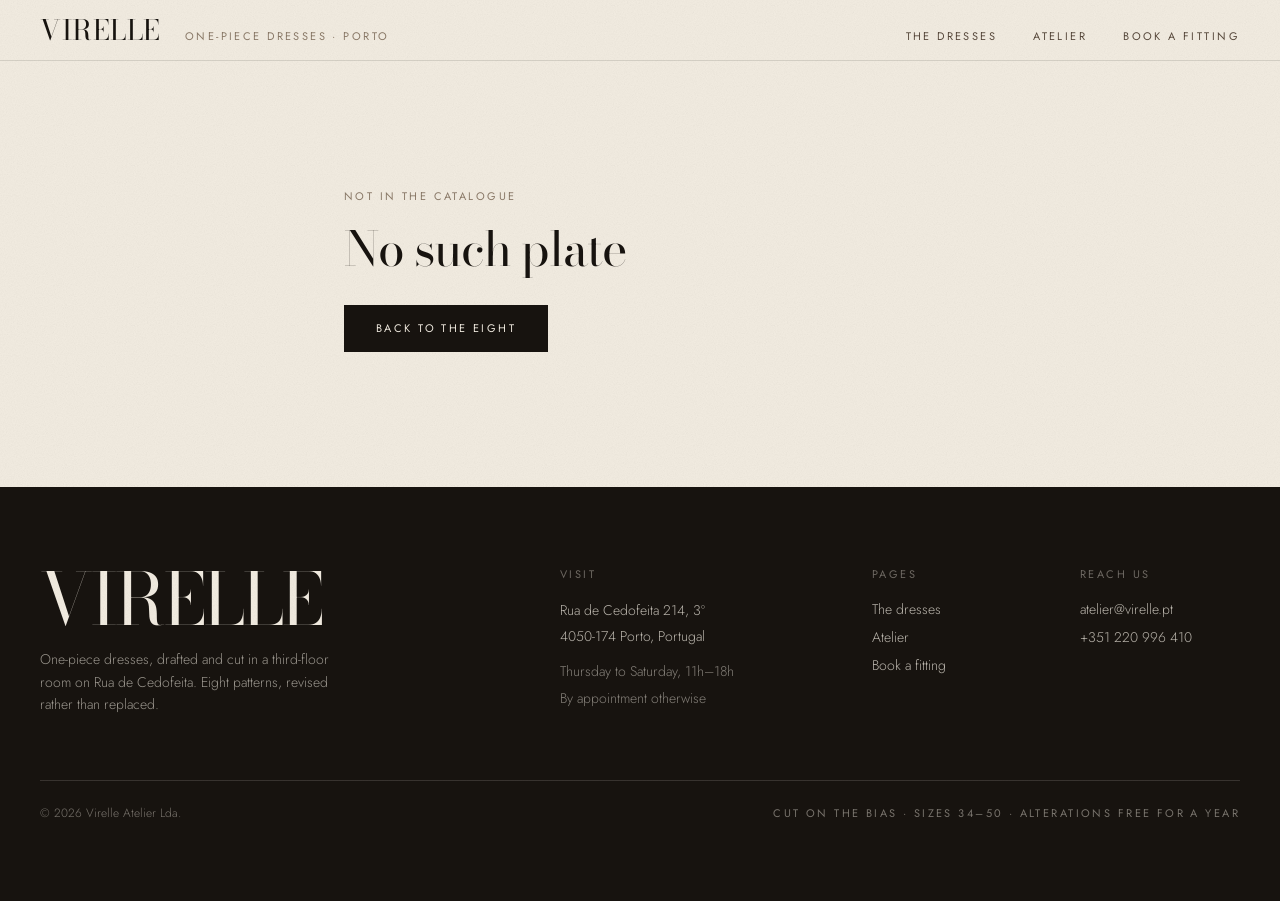
<file: dresses/cordoaria-aline.html>
<!DOCTYPE html><html lang="en">
<!-- Mirrored from graceful-elf-4cc59a.netlify.app/dresses/cordoaria-aline by HTTrack Website Copier/3.x [XR&CO'2014], Thu, 10 Sep 2026 09:36:55 GMT -->
<!-- Added by HTTrack --><meta http-equiv="content-type" content="text/html;charset=utf-8" /><!-- /Added by HTTrack -->
<head><meta charSet="utf-8"/><meta name="viewport" content="width=device-width, initial-scale=1"/><link rel="stylesheet" href="https://fonts.googleapis.com/css2?family=Bodoni+Moda:ital,opsz,wght@0,6..96,400;0,6..96,500;1,6..96,400&amp;family=Jost:ital,wght@0,300;0,400;0,500;1,300&amp;display=swap" data-precedence="default"/><link rel="stylesheet" href="../assets/index-HXnscUAh.css" type="text/css" data-precedence="default"/><title>Cordoaria — A-line — Virelle</title><meta name="theme-color" content="#f2ece1"/><meta property="og:title" content="Virelle — One-piece dresses"/><meta property="og:description" content="Eight dress patterns, drafted and cut in Porto. Sizes 34 to 50, fittings by appointment."/><meta property="og:type" content="website"/><meta name="description" content="The everyday one. Pockets that hold a phone and a fig."/><link rel="modulepreload" href="../assets/index-db6SwdjX.js"/><link rel="modulepreload" href="../assets/dresses._slug-B6qB2SrC.js"/><link rel="modulepreload" href="../assets/dresses._slug-Dga3iT97.js"/><link rel="modulepreload" href="../assets/atelier.functions-DiVVRraG.js"/><link rel="modulepreload" href="../assets/Croquis-D8e-lTdl.js"/><link rel="preconnect" href="https://fonts.googleapis.com/"/><link rel="preconnect" href="https://fonts.gstatic.com/" crossorigin="anonymous"/><link rel="icon" href="../favicon.ico"/></head><body><div class="grain" aria-hidden="true"></div><header class="sticky top-0 z-50 border-b border-ink/12 bg-paper/88 backdrop-blur-sm"><div class="mx-auto flex max-w-[1440px] items-baseline gap-6 px-5 py-4 md:px-10"><a href="../index.html" class="display text-[1.55rem] leading-none tracking-[0.02em] md:text-[1.75rem]">VIRELLE</a><span class="label hidden text-ink-faint md:block">One-piece dresses · Porto</span><nav class="ml-auto hidden items-baseline gap-9 md:flex"><a href="../collection.html" class="label underline-grow text-ink-soft transition-colors hover:text-ink">The dresses</a><a href="../atelier.html" class="label underline-grow text-ink-soft transition-colors hover:text-ink">Atelier</a><a href="../fittings.html" class="label underline-grow text-ink-soft transition-colors hover:text-ink">Book a fitting</a></nav><button type="button" aria-expanded="false" aria-label="Open menu" class="label ml-auto md:hidden">Menu</button></div></header><main><!--$--><article class="pb-20 md:pb-28"><div class="mx-auto max-w-[1440px] px-5 pt-8 md:px-10 md:pt-12"><a href="../collection.html" class="label underline-grow text-ink-faint">← All eight dresses</a></div><div class="mx-auto grid max-w-[1440px] gap-12 px-5 pt-8 md:grid-cols-12 md:gap-8 md:px-10 md:pt-10"><div class="md:col-span-6 md:sticky md:top-24 md:self-start"><div class="croquis-ground relative overflow-hidden plate-in aspect-4/5" style="--plate-wash:linear-gradient(188deg, #ded5c6 0%, #bdae99 52%, #97866f 100%)"><div class="weave absolute inset-0 opacity-60" aria-hidden="true"></div><svg class="croquis relative h-full w-full" viewBox="0 0 300 440" preserveAspectRatio="xMidYMid meet" role="img" aria-label="Technical croquis of the aline silhouette"><g stroke="#17130f" stroke-width="0.8" opacity="0.3"><path d="M18 18 L18 34 M18 18 L34 18" fill="none"></path><path d="M282 18 L282 34 M282 18 L266 18" fill="none"></path><path d="M18 422 L18 406 M18 422 L34 422" fill="none"></path><path d="M282 422 L282 406 M282 422 L266 422" fill="none"></path></g><g stroke="#17130f" fill="none" stroke-width="1" opacity="0.28"><ellipse cx="150" cy="50" rx="19" ry="23"></ellipse><path d="M141 71 L140 92"></path><path d="M159 71 L160 92"></path><path d="M136 346 C134 386 133 416 134 436"></path><path d="M164 346 C166 386 167 416 166 436"></path></g><g stroke="#17130f" fill="none" stroke-width="1" opacity="0.3"><path d="M116 100 C102 142 94 196 92 248 C92 262 96 268 102 268"></path><path d="M184 100 C198 142 206 196 208 248 C208 262 204 268 198 268"></path></g><path fill="#3c3630" stroke="#17130f" stroke-width="1.4" stroke-linejoin="round" d="M122 96 L178 96 C186 150 196 250 204 344 Q150 360 96 344 C104 250 114 150 122 96 Z"></path><path fill="none" stroke="#17130f" stroke-width="1" opacity="0.62" d="M132 96 Q150 120 168 96"></path><path fill="none" stroke="#17130f" stroke-width="0.9" stroke-dasharray="5 4" opacity="0.45" class="stitch" d="M112 198 Q150 210 188 198"></path><path fill="#3c3630" stroke="#17130f" stroke-width="1" stroke-linejoin="round" d="M112 245 L143 240 L148 296 L117 301 Z"></path><path fill="#3c3630" stroke="#17130f" stroke-width="1" stroke-linejoin="round" d="M188 245 L157 240 L152 296 L183 301 Z"></path></svg><span class="label absolute bottom-4 right-5 text-ink/45">Plate 06</span></div><div class="mt-5 flex flex-wrap items-center justify-between gap-5"><div class="flex items-center gap-3"><button type="button" aria-label="Anchovy" aria-pressed="true" class="h-9 w-9 border transition-transform duration-300 scale-110 border-ink" style="background-color:#3c3630"></button><button type="button" aria-label="Rope" aria-pressed="false" class="h-9 w-9 border transition-transform duration-300 border-ink/25 hover:scale-105" style="background-color:#b8a184"></button><button type="button" aria-label="Sea Fennel" aria-pressed="false" class="h-9 w-9 border transition-transform duration-300 border-ink/25 hover:scale-105" style="background-color:#6d7256"></button><span class="label ml-2 text-ink-soft">Anchovy</span></div><span class="label text-ink-faint">Carried year-round</span></div></div><div class="md:col-span-5 md:col-start-8"><p class="label text-ink-faint">A-line<!-- --> · <!-- -->In the atelier</p><h1 class="display mt-4 text-[3.4rem] leading-[0.92] md:text-[4.8rem]">Cordoaria</h1><p class="display-italic mt-4 text-[1.35rem] leading-snug text-ink-soft">The everyday one. Pockets that hold a phone and a fig.</p><div class="mt-8 flex items-baseline gap-5 border-y border-ink/15 py-5"><span class="display text-[2rem]">€174</span><span class="text-sm text-ink-soft">Ships in 2 days</span></div><p class="mt-7 leading-relaxed text-ink-soft">Our first pattern and still the one we re-cut most. The pocket bags are anchored to the side seam and the waist stay, so a loaded pocket pulls on the seam, not on the front panel.</p><div class="mt-10"><div class="flex items-baseline justify-between"><p class="label text-ink-faint">Size</p><span class="text-xs text-ink-faint">Hemmed to your height at no cost</span></div><div class="mt-4 flex flex-wrap gap-2"><button type="button" aria-pressed="false" class="label h-11 w-14 border transition-colors border-ink/25 text-ink-soft hover:border-ink/60">34</button><button type="button" aria-pressed="false" class="label h-11 w-14 border transition-colors border-ink/25 text-ink-soft hover:border-ink/60">36</button><button type="button" aria-pressed="false" class="label h-11 w-14 border transition-colors border-ink/25 text-ink-soft hover:border-ink/60">38</button><button type="button" aria-pressed="false" class="label h-11 w-14 border transition-colors border-ink/25 text-ink-soft hover:border-ink/60">40</button><button type="button" aria-pressed="false" class="label h-11 w-14 border transition-colors border-ink/25 text-ink-soft hover:border-ink/60">42</button><button type="button" aria-pressed="false" class="label h-11 w-14 border transition-colors border-ink/25 text-ink-soft hover:border-ink/60">44</button><button type="button" aria-pressed="false" class="label h-11 w-14 border transition-colors border-ink/25 text-ink-soft hover:border-ink/60">46</button><button type="button" aria-pressed="false" class="label h-11 w-14 border transition-colors border-ink/25 text-ink-soft hover:border-ink/60">48</button><button type="button" aria-pressed="false" class="label h-11 w-14 border transition-colors border-ink/25 text-ink-soft hover:border-ink/60">50</button></div></div><div class="mt-9"><div><button type="button" disabled="" class="label w-full cursor-not-allowed border border-dashed border-ink/30 px-8 py-4 text-ink-faint">Choose a size first</button><p class="mt-3 text-xs leading-relaxed text-ink-faint">Between two sizes? Take the larger one — we can always take a dress in, and the fitting is free.</p></div></div><a href="../fittings.html" class="label underline-grow mt-7 inline-block text-ink-soft">Rather be measured in person →</a></div></div><section class="mx-auto mt-20 max-w-[1440px] px-5 md:mt-28 md:px-10"><h2 class="display border-b border-ink/20 pb-5 text-[2rem] md:text-[2.6rem]">The specification</h2><div class="grid gap-10 pt-10 md:grid-cols-12 md:gap-8"><div class="md:col-span-5"><p class="label text-ink-faint">Measured flat</p><dl class="mt-5"><div class="flex justify-between gap-6 border-b border-ink/12 py-3.5"><dt class="text-sm text-ink-soft">Bust, size 38</dt><dd class="rule-number">94 cm (stretches to 106)</dd></div><div class="flex justify-between gap-6 border-b border-ink/12 py-3.5"><dt class="text-sm text-ink-soft">Hem circumference</dt><dd class="rule-number">124 cm</dd></div><div class="flex justify-between gap-6 border-b border-ink/12 py-3.5"><dt class="text-sm text-ink-soft">Front length from shoulder</dt><dd class="rule-number">104 cm</dd></div><div class="flex justify-between gap-6 border-b border-ink/12 py-3.5"><dt class="text-sm text-ink-soft">Pocket depth</dt><dd class="rule-number">18 cm</dd></div></dl></div><div class="md:col-span-4"><p class="label text-ink-faint">Cloth</p><p class="mt-5 text-[1.0625rem] leading-relaxed">Heavy cotton jersey, mercerised</p><dl class="mt-5 space-y-3 text-sm text-ink-soft"><div class="flex justify-between gap-4 border-t border-ink/12 pt-3"><dt>Weight</dt><dd class="rule-number">240 gsm</dd></div><div class="flex justify-between gap-4 border-t border-ink/12 pt-3"><dt>Origin</dt><dd class="max-w-[14rem] text-right">Knitted in Famalicão</dd></div><div class="flex justify-between gap-4 border-t border-ink/12 pt-3"><dt>Cut</dt><dd class="max-w-[14rem] text-right">Knee length, 104 cm front length</dd></div></dl></div><div class="md:col-span-3"><p class="label text-ink-faint">Living with it</p><ul class="mt-5 space-y-4"><li class="flex gap-3 text-sm leading-relaxed"><span class="rule-number text-oxblood">—</span><span class="text-ink-soft">Machine wash 30°, inside out</span></li><li class="flex gap-3 text-sm leading-relaxed"><span class="rule-number text-oxblood">—</span><span class="text-ink-soft">Line dry to keep the hem from cupping</span></li><li class="flex gap-3 text-sm leading-relaxed"><span class="rule-number text-oxblood">—</span><span class="text-ink-soft">No iron needed</span></li></ul></div></div></section><section class="mx-auto mt-20 max-w-[1440px] px-5 md:mt-28 md:px-10"><a href="lapa-shift.html" class="group flex flex-col gap-6 border-t border-ink/20 pt-8 md:flex-row md:items-end md:justify-between"><div><p class="label text-ink-faint">Next plate</p><p class="display mt-4 text-[2.6rem] leading-none md:text-[4rem]">Lapa<span class="ml-4 inline-block transition-transform duration-500 group-hover:translate-x-2">→</span></p></div><div class="md:text-right"><p class="label text-ink-soft">Shift</p><p class="rule-number mt-2 text-ink-faint">€212</p></div></a></section></article><script>(function(t){let s;try{s=JSON.parse(sessionStorage.getItem(t.storageKey)||"{}")}catch(e){console.error(e);return}const c=t.key||window.history.state?.__TSR_key,r=c?s[c]:void 0;if(t.shouldScrollRestoration&&r&&typeof r=="object"&&Object.keys(r).length>0){for(const e in r){const o=r[e];if(!o||typeof o!="object")continue;const l=o.scrollX,i=o.scrollY;if(!(!Number.isFinite(l)||!Number.isFinite(i))){if(e==="window")window.scrollTo({top:i,left:l,behavior:t.behavior});else if(e){let n;try{n=document.querySelector(e)}catch{continue}n&&(n.scrollLeft=l,n.scrollTop=i)}}}return}const a=window.location.hash.split("#",2)[1];if(a){const e=window.history.state?.__hashScrollIntoViewOptions??!0;if(e){const o=document.getElementById(a);o&&o.scrollIntoView(e)}return}window.scrollTo({top:0,left:0,behavior:t.behavior})})({"storageKey":"tsr-scroll-restoration-v1_3","shouldScrollRestoration":true});document.currentScript.remove()</script><!--/$--></main><footer class="bg-ink text-paper"><div class="mx-auto max-w-[1440px] px-5 py-16 md:px-10 md:py-20"><div class="grid gap-12 md:grid-cols-12"><div class="md:col-span-5"><p class="display text-[3rem] leading-[0.9] md:text-[4.5rem]">VIRELLE</p><p class="mt-4 max-w-xs text-sm leading-relaxed text-paper/60">One-piece dresses, drafted and cut in a third-floor room on Rua de Cedofeita. Eight patterns, revised rather than replaced.</p></div><div class="md:col-span-3"><p class="label text-paper/40">Visit</p><address class="mt-4 space-y-1 text-sm not-italic leading-relaxed text-paper/75"><span class="block">Rua de Cedofeita 214, 3º</span><span class="block">4050-174 Porto, Portugal</span><span class="mt-3 block text-paper/50">Thursday to Saturday, 11h–18h</span><span class="block text-paper/50">By appointment otherwise</span></address></div><div class="md:col-span-2"><p class="label text-paper/40">Pages</p><div class="mt-4 flex flex-col gap-2 text-sm text-paper/75"><a href="../collection.html" class="underline-grow w-fit">The dresses</a><a href="../atelier.html" class="underline-grow w-fit">Atelier</a><a href="../fittings.html" class="underline-grow w-fit">Book a fitting</a></div></div><div class="md:col-span-2"><p class="label text-paper/40">Reach us</p><div class="mt-4 flex flex-col gap-2 text-sm text-paper/75"><a href="mailto:atelier@virelle.pt" class="underline-grow w-fit">atelier@virelle.pt</a><a href="tel:+351220996410" class="underline-grow w-fit">+351 220 996 410</a></div></div></div><div class="mt-16 flex flex-col gap-3 border-t border-paper/15 pt-6 text-xs text-paper/45 md:flex-row md:items-center md:justify-between"><span>© <!-- -->2026<!-- --> Virelle Atelier Lda.</span><span class="label">Cut on the bias · Sizes 34–50 · Alterations free for a year</span></div></div></footer><script class="$tsr" id="$tsr-stream-barrier">(self.$R=self.$R||{})["tsr"]=[];self.$_TSR={h(){this.hydrated=!0,this.c()},e(){this.streamEnded=!0,this.c()},c(){this.hydrated&&this.streamEnded&&(delete self.$_TSR,delete self.$R.tsr)},p(e){this.initialized?e():this.buffer.push(e)},buffer:[]};$_TSR.router=($R=>$R[0]={manifest:$R[1]={routes:$R[2]={__root__:$R[3]={preloads:$R[4]=["/assets/index-db6SwdjX.js"],assets:$R[5]=[$R[6]={tag:"link",attrs:$R[7]={rel:"stylesheet",href:"/assets/index-HXnscUAh.css",type:"text/css"}},$R[8]={tag:"script",attrs:$R[9]={type:"module",async:!0},children:"import(\"/assets/index-db6SwdjX.js\")"}]},"/dresses/$slug":$R[10]={preloads:$R[11]=["/assets/dresses._slug-B6qB2SrC.js","../assets/dresses._slug-Dga3iT97.js","../assets/atelier.functions-DiVVRraG.js","/assets/Croquis-D8e-lTdl.js"]}}},matches:$R[12]=[$R[13]={i:"__root__ ",u:1789033015058,s:"success",ssr:!0},$R[14]={i:" dresses $slug dresses cordoaria-aline",u:1789033015058,s:"success",l:$R[15]={dress:$R[16]={slug:"cordoaria-aline",name:"Cordoaria",silhouette:"aline",silhouetteLabel:"A-line",price:174,tagline:"The everyday one. Pockets that hold a phone and a fig.",story:"Our first pattern and still the one we re-cut most. The pocket bags are anchored to the side seam and the waist stay, so a loaded pocket pulls on the seam, not on the front panel.",fabric:"Heavy cotton jersey, mercerised",fabricWeight:"240 gsm",origin:"Knitted in Famalicão",colorways:$R[17]=[$R[18]={name:"Anchovy",hex:"#3c3630"},$R[19]={name:"Rope",hex:"#b8a184"},$R[20]={name:"Sea Fennel",hex:"#6d7256"}],sizes:$R[21]=["34","36","38","40","42","44","46","48","50"],measurements:$R[22]=[$R[23]={label:"Bust, size 38",value:"94 cm (stretches to 106)"},$R[24]={label:"Hem circumference",value:"124 cm"},$R[25]={label:"Front length from shoulder",value:"104 cm"},$R[26]={label:"Pocket depth",value:"18 cm"}],care:$R[27]=["Machine wash 30°, inside out","Line dry to keep the hem from cupping","No iron needed"],availability:"in-atelier",leadTime:"Ships in 2 days",plateWash:"linear-gradient(188deg, #ded5c6 0%, #bdae99 52%, #97866f 100%)",cut:"Knee length, 104 cm front length",season:"Carried year-round"},index:5,next:$R[28]={slug:"lapa-shift",name:"Lapa",silhouette:"shift",silhouetteLabel:"Shift",price:212,tagline:"No waist seam. All of the shaping is in the side panels.",story:"Two curved side panels do the work a dart usually does, which is why it reads clean from the front and still follows the ribcage. It is the dress we send to people who say nothing fits their shoulders.",fabric:"Wool–linen hopsack",fabricWeight:"215 gsm",origin:"Woven in Covilhã",colorways:$R[29]=[$R[30]={name:"Mushroom",hex:"#a2917c"},$R[31]={name:"Ink",hex:"#1f1b17"},$R[32]={name:"Brick Fade",hex:"#a05744"}],sizes:$R[33]=["34","36","38","40","42","44","46"],measurements:$R[34]=[$R[35]={label:"Bust, size 38",value:"96 cm"},$R[36]={label:"Waist, size 38",value:"86 cm"},$R[37]={label:"Front length from shoulder",value:"98 cm"},$R[38]={label:"Side panel width at waist",value:"7.5 cm"}],care:$R[39]=["Dry clean, or air it out and spot clean between wears","Steam to reset the side panels","Store on a broad hanger"],availability:"waitlist",leadTime:"Next cut opens in October",plateWash:"linear-gradient(178deg, #cfc4b3 0%, #ab9c88 50%, #857661 100%)",cut:"Above knee, 98 cm front length",season:"Autumn / winter"}},ssr:!0}],lastMatchId:" dresses $slug dresses cordoaria-aline"})($R["tsr"]);$_TSR.e();document.currentScript.remove()</script><script type="module" async="">import("../assets/index-db6SwdjX.js")</script></body>
<!-- Mirrored from graceful-elf-4cc59a.netlify.app/dresses/cordoaria-aline by HTTrack Website Copier/3.x [XR&CO'2014], Thu, 10 Sep 2026 09:36:55 GMT -->
</html>
</file>
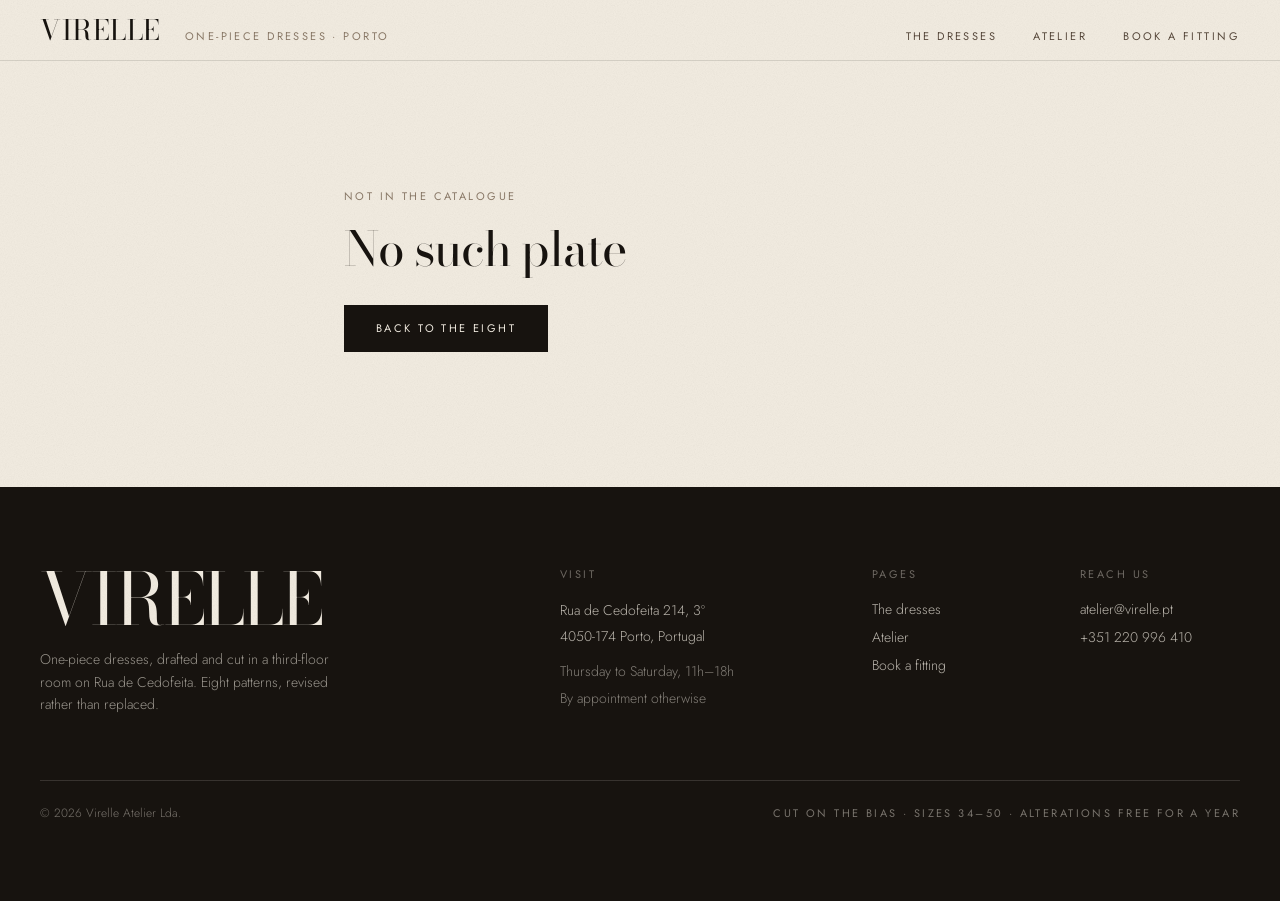
<file: dresses/douro-cape-dress.html>
<!DOCTYPE html><html lang="en">
<!-- Mirrored from graceful-elf-4cc59a.netlify.app/dresses/douro-cape-dress by HTTrack Website Copier/3.x [XR&CO'2014], Thu, 10 Sep 2026 09:36:55 GMT -->
<!-- Added by HTTrack --><meta http-equiv="content-type" content="text/html;charset=utf-8" /><!-- /Added by HTTrack -->
<head><meta charSet="utf-8"/><meta name="viewport" content="width=device-width, initial-scale=1"/><link rel="stylesheet" href="https://fonts.googleapis.com/css2?family=Bodoni+Moda:ital,opsz,wght@0,6..96,400;0,6..96,500;1,6..96,400&amp;family=Jost:ital,wght@0,300;0,400;0,500;1,300&amp;display=swap" data-precedence="default"/><link rel="stylesheet" href="../assets/index-HXnscUAh.css" type="text/css" data-precedence="default"/><title>Douro — Cape-back — Virelle</title><meta name="theme-color" content="#f2ece1"/><meta property="og:title" content="Virelle — One-piece dresses"/><meta property="og:description" content="Eight dress patterns, drafted and cut in Porto. Sizes 34 to 50, fittings by appointment."/><meta property="og:type" content="website"/><meta name="description" content="A dress and its own shoulder cover, cut as one piece."/><link rel="modulepreload" href="../assets/index-db6SwdjX.js"/><link rel="modulepreload" href="../assets/dresses._slug-B6qB2SrC.js"/><link rel="modulepreload" href="../assets/dresses._slug-Dga3iT97.js"/><link rel="modulepreload" href="../assets/atelier.functions-DiVVRraG.js"/><link rel="modulepreload" href="../assets/Croquis-D8e-lTdl.js"/><link rel="preconnect" href="https://fonts.googleapis.com/"/><link rel="preconnect" href="https://fonts.gstatic.com/" crossorigin="anonymous"/><link rel="icon" href="../favicon.ico"/></head><body><div class="grain" aria-hidden="true"></div><header class="sticky top-0 z-50 border-b border-ink/12 bg-paper/88 backdrop-blur-sm"><div class="mx-auto flex max-w-[1440px] items-baseline gap-6 px-5 py-4 md:px-10"><a href="../index.html" class="display text-[1.55rem] leading-none tracking-[0.02em] md:text-[1.75rem]">VIRELLE</a><span class="label hidden text-ink-faint md:block">One-piece dresses · Porto</span><nav class="ml-auto hidden items-baseline gap-9 md:flex"><a href="../collection.html" class="label underline-grow text-ink-soft transition-colors hover:text-ink">The dresses</a><a href="../atelier.html" class="label underline-grow text-ink-soft transition-colors hover:text-ink">Atelier</a><a href="../fittings.html" class="label underline-grow text-ink-soft transition-colors hover:text-ink">Book a fitting</a></nav><button type="button" aria-expanded="false" aria-label="Open menu" class="label ml-auto md:hidden">Menu</button></div></header><main><!--$--><article class="pb-20 md:pb-28"><div class="mx-auto max-w-[1440px] px-5 pt-8 md:px-10 md:pt-12"><a href="../collection.html" class="label underline-grow text-ink-faint">← All eight dresses</a></div><div class="mx-auto grid max-w-[1440px] gap-12 px-5 pt-8 md:grid-cols-12 md:gap-8 md:px-10 md:pt-10"><div class="md:col-span-6 md:sticky md:top-24 md:self-start"><div class="croquis-ground relative overflow-hidden plate-in aspect-4/5" style="--plate-wash:linear-gradient(205deg, #c6a89c 0%, #9c6255 45%, #6b332c 100%)"><div class="weave absolute inset-0 opacity-60" aria-hidden="true"></div><svg class="croquis relative h-full w-full" viewBox="0 0 300 440" preserveAspectRatio="xMidYMid meet" role="img" aria-label="Technical croquis of the cape silhouette"><g stroke="#17130f" stroke-width="0.8" opacity="0.3"><path d="M18 18 L18 34 M18 18 L34 18" fill="none"></path><path d="M282 18 L282 34 M282 18 L266 18" fill="none"></path><path d="M18 422 L18 406 M18 422 L34 422" fill="none"></path><path d="M282 422 L282 406 M282 422 L266 422" fill="none"></path></g><g stroke="#17130f" fill="none" stroke-width="1" opacity="0.28"><ellipse cx="150" cy="50" rx="19" ry="23"></ellipse><path d="M141 71 L140 92"></path><path d="M159 71 L160 92"></path></g><path fill="#7c2b25" stroke="#17130f" stroke-width="1.4" stroke-linejoin="round" d="M128 100 L172 100 C180 160 184 250 188 400 L112 400 C116 250 120 160 128 100 Z"></path><path fill="#7c2b25" stroke="#17130f" stroke-width="1.4" stroke-linejoin="round" fill-opacity="0.88" d="M116 96 L184 96 C196 122 205 162 208 198 Q150 220 92 198 C95 162 104 122 116 96 Z"></path><path fill="none" stroke="#17130f" stroke-width="1" opacity="0.62" d="M130 98 Q150 116 170 98"></path><path fill="none" stroke="#17130f" stroke-width="0.9" stroke-dasharray="5 4" opacity="0.45" class="stitch" d="M114 102 Q150 124 186 102"></path><path fill="none" stroke="#17130f" stroke-width="1" opacity="0.28" d="M150 128 L150 206"></path></svg><span class="label absolute bottom-4 right-5 text-ink/45">Plate 08</span></div><div class="mt-5 flex flex-wrap items-center justify-between gap-5"><div class="flex items-center gap-3"><button type="button" aria-label="Oxblood" aria-pressed="true" class="h-9 w-9 border transition-transform duration-300 scale-110 border-ink" style="background-color:#7c2b25"></button><button type="button" aria-label="Ink" aria-pressed="false" class="h-9 w-9 border transition-transform duration-300 border-ink/25 hover:scale-105" style="background-color:#1f1b17"></button><button type="button" aria-label="Bone" aria-pressed="false" class="h-9 w-9 border transition-transform duration-300 border-ink/25 hover:scale-105" style="background-color:#e5d8c2"></button><span class="label ml-2 text-ink-soft">Oxblood</span></div><span class="label text-ink-faint">Autumn / winter and evening</span></div></div><div class="md:col-span-5 md:col-start-8"><p class="label text-ink-faint">Cape-back<!-- --> · <!-- -->Cut to order</p><h1 class="display mt-4 text-[3.4rem] leading-[0.92] md:text-[4.8rem]">Douro</h1><p class="display-italic mt-4 text-[1.35rem] leading-snug text-ink-soft">A dress and its own shoulder cover, cut as one piece.</p><div class="mt-8 flex items-baseline gap-5 border-y border-ink/15 py-5"><span class="display text-[2rem]">€430</span><span class="text-sm text-ink-soft">Cut to order, 24–30 days</span></div><p class="mt-7 leading-relaxed text-ink-soft">The cape is not attached — it is the same panel, folded and caught at the shoulder seam, so nothing bunches under a coat. Fourteen metres of cloth in the marker for a single size 38.</p><div class="mt-10"><div class="flex items-baseline justify-between"><p class="label text-ink-faint">Size</p><span class="text-xs text-ink-faint">Hemmed to your height at no cost</span></div><div class="mt-4 flex flex-wrap gap-2"><button type="button" aria-pressed="false" class="label h-11 w-14 border transition-colors border-ink/25 text-ink-soft hover:border-ink/60">36</button><button type="button" aria-pressed="false" class="label h-11 w-14 border transition-colors border-ink/25 text-ink-soft hover:border-ink/60">38</button><button type="button" aria-pressed="false" class="label h-11 w-14 border transition-colors border-ink/25 text-ink-soft hover:border-ink/60">40</button><button type="button" aria-pressed="false" class="label h-11 w-14 border transition-colors border-ink/25 text-ink-soft hover:border-ink/60">42</button><button type="button" aria-pressed="false" class="label h-11 w-14 border transition-colors border-ink/25 text-ink-soft hover:border-ink/60">44</button></div></div><div class="mt-9"><div><button type="button" disabled="" class="label w-full cursor-not-allowed border border-dashed border-ink/30 px-8 py-4 text-ink-faint">Choose a size first</button><p class="mt-3 text-xs leading-relaxed text-ink-faint">Between two sizes? Take the larger one — we can always take a dress in, and the fitting is free.</p></div></div><a href="../fittings.html" class="label underline-grow mt-7 inline-block text-ink-soft">Rather be measured in person →</a></div></div><section class="mx-auto mt-20 max-w-[1440px] px-5 md:mt-28 md:px-10"><h2 class="display border-b border-ink/20 pb-5 text-[2rem] md:text-[2.6rem]">The specification</h2><div class="grid gap-10 pt-10 md:grid-cols-12 md:gap-8"><div class="md:col-span-5"><p class="label text-ink-faint">Measured flat</p><dl class="mt-5"><div class="flex justify-between gap-6 border-b border-ink/12 py-3.5"><dt class="text-sm text-ink-soft">Bust, size 38</dt><dd class="rule-number">93 cm</dd></div><div class="flex justify-between gap-6 border-b border-ink/12 py-3.5"><dt class="text-sm text-ink-soft">Cape drop at centre back</dt><dd class="rule-number">46 cm</dd></div><div class="flex justify-between gap-6 border-b border-ink/12 py-3.5"><dt class="text-sm text-ink-soft">Front length from shoulder</dt><dd class="rule-number">134 cm</dd></div><div class="flex justify-between gap-6 border-b border-ink/12 py-3.5"><dt class="text-sm text-ink-soft">Cloth per garment</dt><dd class="rule-number">4.1 m</dd></div></dl></div><div class="md:col-span-4"><p class="label text-ink-faint">Cloth</p><p class="mt-5 text-[1.0625rem] leading-relaxed">Double-faced wool crepe</p><dl class="mt-5 space-y-3 text-sm text-ink-soft"><div class="flex justify-between gap-4 border-t border-ink/12 pt-3"><dt>Weight</dt><dd class="rule-number">320 gsm</dd></div><div class="flex justify-between gap-4 border-t border-ink/12 pt-3"><dt>Origin</dt><dd class="max-w-[14rem] text-right">Woven in Biella</dd></div><div class="flex justify-between gap-4 border-t border-ink/12 pt-3"><dt>Cut</dt><dd class="max-w-[14rem] text-right">Full length, 134 cm front length</dd></div></dl></div><div class="md:col-span-3"><p class="label text-ink-faint">Living with it</p><ul class="mt-5 space-y-4"><li class="flex gap-3 text-sm leading-relaxed"><span class="rule-number text-oxblood">—</span><span class="text-ink-soft">Dry clean only</span></li><li class="flex gap-3 text-sm leading-relaxed"><span class="rule-number text-oxblood">—</span><span class="text-ink-soft">Hang the cape open, never folded, between wears</span></li><li class="flex gap-3 text-sm leading-relaxed"><span class="rule-number text-oxblood">—</span><span class="text-ink-soft">Do not press the shoulder fold</span></li></ul></div></div></section><section class="mx-auto mt-20 max-w-[1440px] px-5 md:mt-28 md:px-10"><a href="foz-bias-slip.html" class="group flex flex-col gap-6 border-t border-ink/20 pt-8 md:flex-row md:items-end md:justify-between"><div><p class="label text-ink-faint">Next plate</p><p class="display mt-4 text-[2.6rem] leading-none md:text-[4rem]">Foz<span class="ml-4 inline-block transition-transform duration-500 group-hover:translate-x-2">→</span></p></div><div class="md:text-right"><p class="label text-ink-soft">Bias slip</p><p class="rule-number mt-2 text-ink-faint">€248</p></div></a></section></article><script>(function(t){let s;try{s=JSON.parse(sessionStorage.getItem(t.storageKey)||"{}")}catch(e){console.error(e);return}const c=t.key||window.history.state?.__TSR_key,r=c?s[c]:void 0;if(t.shouldScrollRestoration&&r&&typeof r=="object"&&Object.keys(r).length>0){for(const e in r){const o=r[e];if(!o||typeof o!="object")continue;const l=o.scrollX,i=o.scrollY;if(!(!Number.isFinite(l)||!Number.isFinite(i))){if(e==="window")window.scrollTo({top:i,left:l,behavior:t.behavior});else if(e){let n;try{n=document.querySelector(e)}catch{continue}n&&(n.scrollLeft=l,n.scrollTop=i)}}}return}const a=window.location.hash.split("#",2)[1];if(a){const e=window.history.state?.__hashScrollIntoViewOptions??!0;if(e){const o=document.getElementById(a);o&&o.scrollIntoView(e)}return}window.scrollTo({top:0,left:0,behavior:t.behavior})})({"storageKey":"tsr-scroll-restoration-v1_3","shouldScrollRestoration":true});document.currentScript.remove()</script><!--/$--></main><footer class="bg-ink text-paper"><div class="mx-auto max-w-[1440px] px-5 py-16 md:px-10 md:py-20"><div class="grid gap-12 md:grid-cols-12"><div class="md:col-span-5"><p class="display text-[3rem] leading-[0.9] md:text-[4.5rem]">VIRELLE</p><p class="mt-4 max-w-xs text-sm leading-relaxed text-paper/60">One-piece dresses, drafted and cut in a third-floor room on Rua de Cedofeita. Eight patterns, revised rather than replaced.</p></div><div class="md:col-span-3"><p class="label text-paper/40">Visit</p><address class="mt-4 space-y-1 text-sm not-italic leading-relaxed text-paper/75"><span class="block">Rua de Cedofeita 214, 3º</span><span class="block">4050-174 Porto, Portugal</span><span class="mt-3 block text-paper/50">Thursday to Saturday, 11h–18h</span><span class="block text-paper/50">By appointment otherwise</span></address></div><div class="md:col-span-2"><p class="label text-paper/40">Pages</p><div class="mt-4 flex flex-col gap-2 text-sm text-paper/75"><a href="../collection.html" class="underline-grow w-fit">The dresses</a><a href="../atelier.html" class="underline-grow w-fit">Atelier</a><a href="../fittings.html" class="underline-grow w-fit">Book a fitting</a></div></div><div class="md:col-span-2"><p class="label text-paper/40">Reach us</p><div class="mt-4 flex flex-col gap-2 text-sm text-paper/75"><a href="mailto:atelier@virelle.pt" class="underline-grow w-fit">atelier@virelle.pt</a><a href="tel:+351220996410" class="underline-grow w-fit">+351 220 996 410</a></div></div></div><div class="mt-16 flex flex-col gap-3 border-t border-paper/15 pt-6 text-xs text-paper/45 md:flex-row md:items-center md:justify-between"><span>© <!-- -->2026<!-- --> Virelle Atelier Lda.</span><span class="label">Cut on the bias · Sizes 34–50 · Alterations free for a year</span></div></div></footer><script class="$tsr" id="$tsr-stream-barrier">(self.$R=self.$R||{})["tsr"]=[];self.$_TSR={h(){this.hydrated=!0,this.c()},e(){this.streamEnded=!0,this.c()},c(){this.hydrated&&this.streamEnded&&(delete self.$_TSR,delete self.$R.tsr)},p(e){this.initialized?e():this.buffer.push(e)},buffer:[]};$_TSR.router=($R=>$R[0]={manifest:$R[1]={routes:$R[2]={__root__:$R[3]={preloads:$R[4]=["/assets/index-db6SwdjX.js"],assets:$R[5]=[$R[6]={tag:"link",attrs:$R[7]={rel:"stylesheet",href:"/assets/index-HXnscUAh.css",type:"text/css"}},$R[8]={tag:"script",attrs:$R[9]={type:"module",async:!0},children:"import(\"/assets/index-db6SwdjX.js\")"}]},"/dresses/$slug":$R[10]={preloads:$R[11]=["/assets/dresses._slug-B6qB2SrC.js","../assets/dresses._slug-Dga3iT97.js","../assets/atelier.functions-DiVVRraG.js","/assets/Croquis-D8e-lTdl.js"]}}},matches:$R[12]=[$R[13]={i:"__root__ ",u:1789033016497,s:"success",ssr:!0},$R[14]={i:" dresses $slug dresses douro-cape-dress",u:1789033016497,s:"success",l:$R[15]={dress:$R[16]={slug:"douro-cape-dress",name:"Douro",silhouette:"cape",silhouetteLabel:"Cape-back",price:430,tagline:"A dress and its own shoulder cover, cut as one piece.",story:"The cape is not attached — it is the same panel, folded and caught at the shoulder seam, so nothing bunches under a coat. Fourteen metres of cloth in the marker for a single size 38.",fabric:"Double-faced wool crepe",fabricWeight:"320 gsm",origin:"Woven in Biella",colorways:$R[17]=[$R[18]={name:"Oxblood",hex:"#7c2b25"},$R[19]={name:"Ink",hex:"#1f1b17"},$R[20]={name:"Bone",hex:"#e5d8c2"}],sizes:$R[21]=["36","38","40","42","44"],measurements:$R[22]=[$R[23]={label:"Bust, size 38",value:"93 cm"},$R[24]={label:"Cape drop at centre back",value:"46 cm"},$R[25]={label:"Front length from shoulder",value:"134 cm"},$R[26]={label:"Cloth per garment",value:"4.1 m"}],care:$R[27]=["Dry clean only","Hang the cape open, never folded, between wears","Do not press the shoulder fold"],availability:"made-to-order",leadTime:"Cut to order, 24–30 days",plateWash:"linear-gradient(205deg, #c6a89c 0%, #9c6255 45%, #6b332c 100%)",cut:"Full length, 134 cm front length",season:"Autumn / winter and evening"},index:7,next:$R[28]={slug:"foz-bias-slip",name:"Foz",silhouette:"bias",silhouetteLabel:"Bias slip",price:248,tagline:"One seam down the spine, cut on the true bias.",story:"Drafted flat, then hung on the stand for eleven days so the bias could finish falling before we cut the hem. The result skims instead of clinging — it moves a half-beat behind you.",fabric:"Silk noil, undyed then vat-dipped",fabricWeight:"84 gsm",origin:"Woven in Como, dyed in Vila Nova de Gaia",colorways:$R[29]=[$R[30]={name:"Raw Bone",hex:"#e5d8c2"},$R[31]={name:"Anchovy",hex:"#3c3630"},$R[32]={name:"Burnt Rosehip",hex:"#8b4436"}],sizes:$R[33]=["34","36","38","40","42","44","46"],measurements:$R[34]=[$R[35]={label:"Bust, size 38",value:"92 cm"},$R[36]={label:"Hip, size 38",value:"99 cm"},$R[37]={label:"Front length from shoulder",value:"128 cm"},$R[38]={label:"Strap, adjustable range",value:"6 cm"}],care:$R[39]=["Hand wash cold, no wringing","Dry flat in shade — silk noil bruises in direct sun","Press on the reverse at silk setting"],availability:"in-atelier",leadTime:"Ships in 3 days",plateWash:"linear-gradient(158deg, #e9dcc6 0%, #d8c6a9 48%, #c6ab8b 100%)",cut:"Floor-grazing, 128 cm front length",season:"Carried year-round"}},ssr:!0}],lastMatchId:" dresses $slug dresses douro-cape-dress"})($R["tsr"]);$_TSR.e();document.currentScript.remove()</script><script type="module" async="">import("../assets/index-db6SwdjX.js")</script></body>
<!-- Mirrored from graceful-elf-4cc59a.netlify.app/dresses/douro-cape-dress by HTTrack Website Copier/3.x [XR&CO'2014], Thu, 10 Sep 2026 09:36:55 GMT -->
</html>
</file>
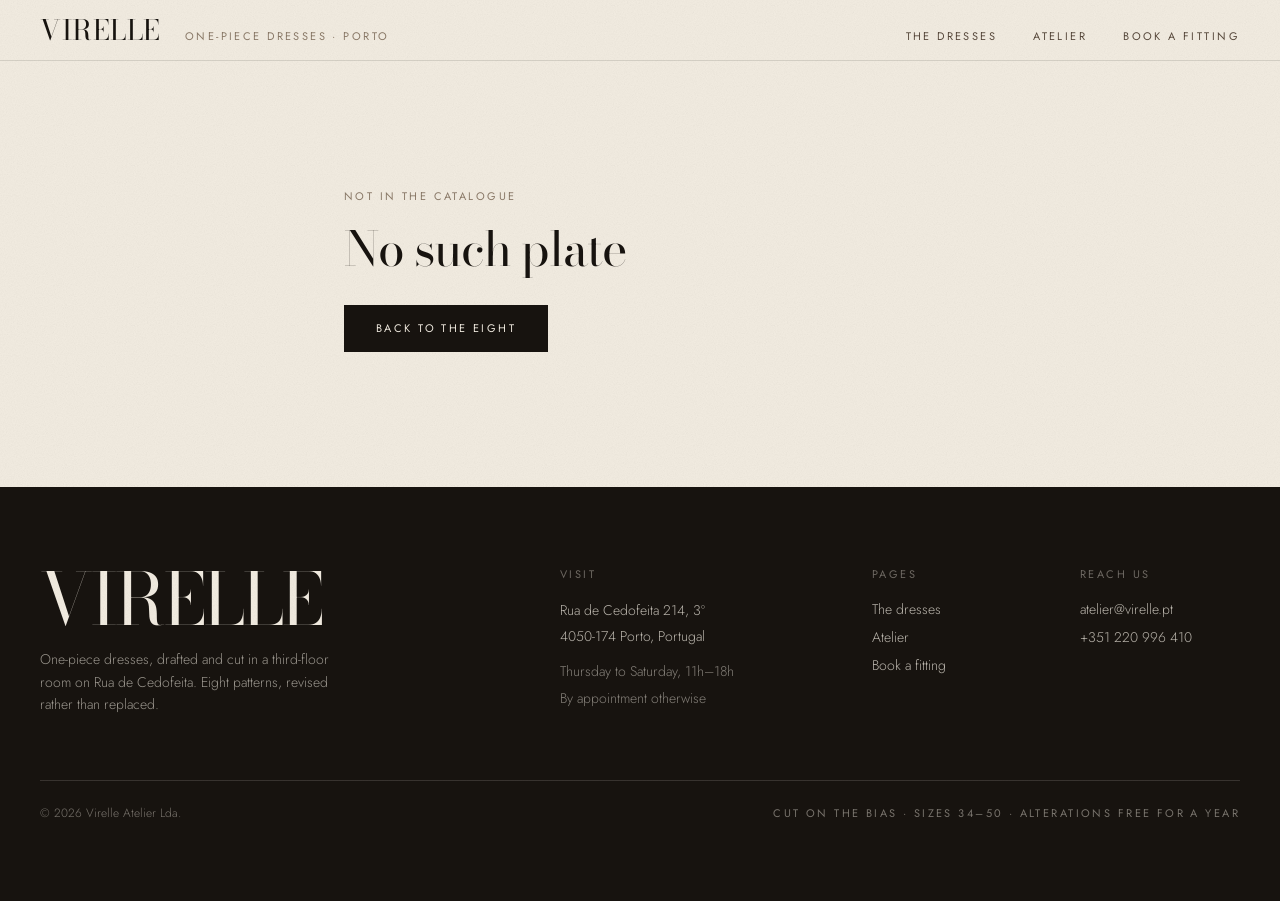
<file: dresses/foz-bias-slip.html>
<!DOCTYPE html><html lang="en">
<!-- Mirrored from graceful-elf-4cc59a.netlify.app/dresses/foz-bias-slip by HTTrack Website Copier/3.x [XR&CO'2014], Thu, 10 Sep 2026 09:36:53 GMT -->
<!-- Added by HTTrack --><meta http-equiv="content-type" content="text/html;charset=utf-8" /><!-- /Added by HTTrack -->
<head><meta charSet="utf-8"/><meta name="viewport" content="width=device-width, initial-scale=1"/><link rel="stylesheet" href="https://fonts.googleapis.com/css2?family=Bodoni+Moda:ital,opsz,wght@0,6..96,400;0,6..96,500;1,6..96,400&amp;family=Jost:ital,wght@0,300;0,400;0,500;1,300&amp;display=swap" data-precedence="default"/><link rel="stylesheet" href="../assets/index-HXnscUAh.css" type="text/css" data-precedence="default"/><title>Foz — Bias slip — Virelle</title><meta name="theme-color" content="#f2ece1"/><meta property="og:title" content="Virelle — One-piece dresses"/><meta property="og:description" content="Eight dress patterns, drafted and cut in Porto. Sizes 34 to 50, fittings by appointment."/><meta property="og:type" content="website"/><meta name="description" content="One seam down the spine, cut on the true bias."/><link rel="modulepreload" href="../assets/index-db6SwdjX.js"/><link rel="modulepreload" href="../assets/dresses._slug-B6qB2SrC.js"/><link rel="modulepreload" href="../assets/dresses._slug-Dga3iT97.js"/><link rel="modulepreload" href="../assets/atelier.functions-DiVVRraG.js"/><link rel="modulepreload" href="../assets/Croquis-D8e-lTdl.js"/><link rel="preconnect" href="https://fonts.googleapis.com/"/><link rel="preconnect" href="https://fonts.gstatic.com/" crossorigin="anonymous"/><link rel="icon" href="../favicon.ico"/></head><body><div class="grain" aria-hidden="true"></div><header class="sticky top-0 z-50 border-b border-ink/12 bg-paper/88 backdrop-blur-sm"><div class="mx-auto flex max-w-[1440px] items-baseline gap-6 px-5 py-4 md:px-10"><a href="../index.html" class="display text-[1.55rem] leading-none tracking-[0.02em] md:text-[1.75rem]">VIRELLE</a><span class="label hidden text-ink-faint md:block">One-piece dresses · Porto</span><nav class="ml-auto hidden items-baseline gap-9 md:flex"><a href="../collection.html" class="label underline-grow text-ink-soft transition-colors hover:text-ink">The dresses</a><a href="../atelier.html" class="label underline-grow text-ink-soft transition-colors hover:text-ink">Atelier</a><a href="../fittings.html" class="label underline-grow text-ink-soft transition-colors hover:text-ink">Book a fitting</a></nav><button type="button" aria-expanded="false" aria-label="Open menu" class="label ml-auto md:hidden">Menu</button></div></header><main><!--$--><article class="pb-20 md:pb-28"><div class="mx-auto max-w-[1440px] px-5 pt-8 md:px-10 md:pt-12"><a href="../collection.html" class="label underline-grow text-ink-faint">← All eight dresses</a></div><div class="mx-auto grid max-w-[1440px] gap-12 px-5 pt-8 md:grid-cols-12 md:gap-8 md:px-10 md:pt-10"><div class="md:col-span-6 md:sticky md:top-24 md:self-start"><div class="croquis-ground relative overflow-hidden plate-in aspect-4/5" style="--plate-wash:linear-gradient(158deg, #e9dcc6 0%, #d8c6a9 48%, #c6ab8b 100%)"><div class="weave absolute inset-0 opacity-60" aria-hidden="true"></div><svg class="croquis relative h-full w-full" viewBox="0 0 300 440" preserveAspectRatio="xMidYMid meet" role="img" aria-label="Technical croquis of the bias silhouette"><g stroke="#17130f" stroke-width="0.8" opacity="0.3"><path d="M18 18 L18 34 M18 18 L34 18" fill="none"></path><path d="M282 18 L282 34 M282 18 L266 18" fill="none"></path><path d="M18 422 L18 406 M18 422 L34 422" fill="none"></path><path d="M282 422 L282 406 M282 422 L266 422" fill="none"></path></g><g stroke="#17130f" fill="none" stroke-width="1" opacity="0.28"><ellipse cx="150" cy="50" rx="19" ry="23"></ellipse><path d="M141 71 L140 92"></path><path d="M159 71 L160 92"></path></g><g stroke="#17130f" fill="none" stroke-width="1" opacity="0.3"><path d="M116 100 C102 142 94 196 92 248 C92 262 96 268 102 268"></path><path d="M184 100 C198 142 206 196 208 248 C208 262 204 268 198 268"></path></g><path fill="#e5d8c2" stroke="#17130f" stroke-width="1.4" stroke-linejoin="round" d="M122 114 L150 138 L178 114 C184 190 190 280 196 392 Q150 412 104 392 C110 280 116 190 122 114 Z"></path><path fill="none" stroke="#17130f" stroke-width="1" opacity="0.62" d="M127 92 L124 114"></path><path fill="none" stroke="#17130f" stroke-width="1" opacity="0.62" d="M173 92 L176 114"></path><path fill="none" stroke="#17130f" stroke-width="0.9" stroke-dasharray="5 4" opacity="0.45" class="stitch" d="M150 144 L150 400"></path><path fill="none" stroke="#17130f" stroke-width="1" opacity="0.3" d="M126 176 Q150 190 174 176"></path></svg><span class="label absolute bottom-4 right-5 text-ink/45">Plate 01</span></div><div class="mt-5 flex flex-wrap items-center justify-between gap-5"><div class="flex items-center gap-3"><button type="button" aria-label="Raw Bone" aria-pressed="true" class="h-9 w-9 border transition-transform duration-300 scale-110 border-ink" style="background-color:#e5d8c2"></button><button type="button" aria-label="Anchovy" aria-pressed="false" class="h-9 w-9 border transition-transform duration-300 border-ink/25 hover:scale-105" style="background-color:#3c3630"></button><button type="button" aria-label="Burnt Rosehip" aria-pressed="false" class="h-9 w-9 border transition-transform duration-300 border-ink/25 hover:scale-105" style="background-color:#8b4436"></button><span class="label ml-2 text-ink-soft">Raw Bone</span></div><span class="label text-ink-faint">Carried year-round</span></div></div><div class="md:col-span-5 md:col-start-8"><p class="label text-ink-faint">Bias slip<!-- --> · <!-- -->In the atelier</p><h1 class="display mt-4 text-[3.4rem] leading-[0.92] md:text-[4.8rem]">Foz</h1><p class="display-italic mt-4 text-[1.35rem] leading-snug text-ink-soft">One seam down the spine, cut on the true bias.</p><div class="mt-8 flex items-baseline gap-5 border-y border-ink/15 py-5"><span class="display text-[2rem]">€248</span><span class="text-sm text-ink-soft">Ships in 3 days</span></div><p class="mt-7 leading-relaxed text-ink-soft">Drafted flat, then hung on the stand for eleven days so the bias could finish falling before we cut the hem. The result skims instead of clinging — it moves a half-beat behind you.</p><div class="mt-10"><div class="flex items-baseline justify-between"><p class="label text-ink-faint">Size</p><span class="text-xs text-ink-faint">Hemmed to your height at no cost</span></div><div class="mt-4 flex flex-wrap gap-2"><button type="button" aria-pressed="false" class="label h-11 w-14 border transition-colors border-ink/25 text-ink-soft hover:border-ink/60">34</button><button type="button" aria-pressed="false" class="label h-11 w-14 border transition-colors border-ink/25 text-ink-soft hover:border-ink/60">36</button><button type="button" aria-pressed="false" class="label h-11 w-14 border transition-colors border-ink/25 text-ink-soft hover:border-ink/60">38</button><button type="button" aria-pressed="false" class="label h-11 w-14 border transition-colors border-ink/25 text-ink-soft hover:border-ink/60">40</button><button type="button" aria-pressed="false" class="label h-11 w-14 border transition-colors border-ink/25 text-ink-soft hover:border-ink/60">42</button><button type="button" aria-pressed="false" class="label h-11 w-14 border transition-colors border-ink/25 text-ink-soft hover:border-ink/60">44</button><button type="button" aria-pressed="false" class="label h-11 w-14 border transition-colors border-ink/25 text-ink-soft hover:border-ink/60">46</button></div></div><div class="mt-9"><div><button type="button" disabled="" class="label w-full cursor-not-allowed border border-dashed border-ink/30 px-8 py-4 text-ink-faint">Choose a size first</button><p class="mt-3 text-xs leading-relaxed text-ink-faint">Between two sizes? Take the larger one — we can always take a dress in, and the fitting is free.</p></div></div><a href="../fittings.html" class="label underline-grow mt-7 inline-block text-ink-soft">Rather be measured in person →</a></div></div><section class="mx-auto mt-20 max-w-[1440px] px-5 md:mt-28 md:px-10"><h2 class="display border-b border-ink/20 pb-5 text-[2rem] md:text-[2.6rem]">The specification</h2><div class="grid gap-10 pt-10 md:grid-cols-12 md:gap-8"><div class="md:col-span-5"><p class="label text-ink-faint">Measured flat</p><dl class="mt-5"><div class="flex justify-between gap-6 border-b border-ink/12 py-3.5"><dt class="text-sm text-ink-soft">Bust, size 38</dt><dd class="rule-number">92 cm</dd></div><div class="flex justify-between gap-6 border-b border-ink/12 py-3.5"><dt class="text-sm text-ink-soft">Hip, size 38</dt><dd class="rule-number">99 cm</dd></div><div class="flex justify-between gap-6 border-b border-ink/12 py-3.5"><dt class="text-sm text-ink-soft">Front length from shoulder</dt><dd class="rule-number">128 cm</dd></div><div class="flex justify-between gap-6 border-b border-ink/12 py-3.5"><dt class="text-sm text-ink-soft">Strap, adjustable range</dt><dd class="rule-number">6 cm</dd></div></dl></div><div class="md:col-span-4"><p class="label text-ink-faint">Cloth</p><p class="mt-5 text-[1.0625rem] leading-relaxed">Silk noil, undyed then vat-dipped</p><dl class="mt-5 space-y-3 text-sm text-ink-soft"><div class="flex justify-between gap-4 border-t border-ink/12 pt-3"><dt>Weight</dt><dd class="rule-number">84 gsm</dd></div><div class="flex justify-between gap-4 border-t border-ink/12 pt-3"><dt>Origin</dt><dd class="max-w-[14rem] text-right">Woven in Como, dyed in Vila Nova de Gaia</dd></div><div class="flex justify-between gap-4 border-t border-ink/12 pt-3"><dt>Cut</dt><dd class="max-w-[14rem] text-right">Floor-grazing, 128 cm front length</dd></div></dl></div><div class="md:col-span-3"><p class="label text-ink-faint">Living with it</p><ul class="mt-5 space-y-4"><li class="flex gap-3 text-sm leading-relaxed"><span class="rule-number text-oxblood">—</span><span class="text-ink-soft">Hand wash cold, no wringing</span></li><li class="flex gap-3 text-sm leading-relaxed"><span class="rule-number text-oxblood">—</span><span class="text-ink-soft">Dry flat in shade — silk noil bruises in direct sun</span></li><li class="flex gap-3 text-sm leading-relaxed"><span class="rule-number text-oxblood">—</span><span class="text-ink-soft">Press on the reverse at silk setting</span></li></ul></div></div></section><section class="mx-auto mt-20 max-w-[1440px] px-5 md:mt-28 md:px-10"><a href="boavista-wrap.html" class="group flex flex-col gap-6 border-t border-ink/20 pt-8 md:flex-row md:items-end md:justify-between"><div><p class="label text-ink-faint">Next plate</p><p class="display mt-4 text-[2.6rem] leading-none md:text-[4rem]">Boavista<span class="ml-4 inline-block transition-transform duration-500 group-hover:translate-x-2">→</span></p></div><div class="md:text-right"><p class="label text-ink-soft">True wrap</p><p class="rule-number mt-2 text-ink-faint">€312</p></div></a></section></article><script>(function(t){let s;try{s=JSON.parse(sessionStorage.getItem(t.storageKey)||"{}")}catch(e){console.error(e);return}const c=t.key||window.history.state?.__TSR_key,r=c?s[c]:void 0;if(t.shouldScrollRestoration&&r&&typeof r=="object"&&Object.keys(r).length>0){for(const e in r){const o=r[e];if(!o||typeof o!="object")continue;const l=o.scrollX,i=o.scrollY;if(!(!Number.isFinite(l)||!Number.isFinite(i))){if(e==="window")window.scrollTo({top:i,left:l,behavior:t.behavior});else if(e){let n;try{n=document.querySelector(e)}catch{continue}n&&(n.scrollLeft=l,n.scrollTop=i)}}}return}const a=window.location.hash.split("#",2)[1];if(a){const e=window.history.state?.__hashScrollIntoViewOptions??!0;if(e){const o=document.getElementById(a);o&&o.scrollIntoView(e)}return}window.scrollTo({top:0,left:0,behavior:t.behavior})})({"storageKey":"tsr-scroll-restoration-v1_3","shouldScrollRestoration":true});document.currentScript.remove()</script><!--/$--></main><footer class="bg-ink text-paper"><div class="mx-auto max-w-[1440px] px-5 py-16 md:px-10 md:py-20"><div class="grid gap-12 md:grid-cols-12"><div class="md:col-span-5"><p class="display text-[3rem] leading-[0.9] md:text-[4.5rem]">VIRELLE</p><p class="mt-4 max-w-xs text-sm leading-relaxed text-paper/60">One-piece dresses, drafted and cut in a third-floor room on Rua de Cedofeita. Eight patterns, revised rather than replaced.</p></div><div class="md:col-span-3"><p class="label text-paper/40">Visit</p><address class="mt-4 space-y-1 text-sm not-italic leading-relaxed text-paper/75"><span class="block">Rua de Cedofeita 214, 3º</span><span class="block">4050-174 Porto, Portugal</span><span class="mt-3 block text-paper/50">Thursday to Saturday, 11h–18h</span><span class="block text-paper/50">By appointment otherwise</span></address></div><div class="md:col-span-2"><p class="label text-paper/40">Pages</p><div class="mt-4 flex flex-col gap-2 text-sm text-paper/75"><a href="../collection.html" class="underline-grow w-fit">The dresses</a><a href="../atelier.html" class="underline-grow w-fit">Atelier</a><a href="../fittings.html" class="underline-grow w-fit">Book a fitting</a></div></div><div class="md:col-span-2"><p class="label text-paper/40">Reach us</p><div class="mt-4 flex flex-col gap-2 text-sm text-paper/75"><a href="mailto:atelier@virelle.pt" class="underline-grow w-fit">atelier@virelle.pt</a><a href="tel:+351220996410" class="underline-grow w-fit">+351 220 996 410</a></div></div></div><div class="mt-16 flex flex-col gap-3 border-t border-paper/15 pt-6 text-xs text-paper/45 md:flex-row md:items-center md:justify-between"><span>© <!-- -->2026<!-- --> Virelle Atelier Lda.</span><span class="label">Cut on the bias · Sizes 34–50 · Alterations free for a year</span></div></div></footer><script class="$tsr" id="$tsr-stream-barrier">(self.$R=self.$R||{})["tsr"]=[];self.$_TSR={h(){this.hydrated=!0,this.c()},e(){this.streamEnded=!0,this.c()},c(){this.hydrated&&this.streamEnded&&(delete self.$_TSR,delete self.$R.tsr)},p(e){this.initialized?e():this.buffer.push(e)},buffer:[]};$_TSR.router=($R=>$R[0]={manifest:$R[1]={routes:$R[2]={__root__:$R[3]={preloads:$R[4]=["/assets/index-db6SwdjX.js"],assets:$R[5]=[$R[6]={tag:"link",attrs:$R[7]={rel:"stylesheet",href:"/assets/index-HXnscUAh.css",type:"text/css"}},$R[8]={tag:"script",attrs:$R[9]={type:"module",async:!0},children:"import(\"/assets/index-db6SwdjX.js\")"}]},"/dresses/$slug":$R[10]={preloads:$R[11]=["/assets/dresses._slug-B6qB2SrC.js","../assets/dresses._slug-Dga3iT97.js","../assets/atelier.functions-DiVVRraG.js","/assets/Croquis-D8e-lTdl.js"]}}},matches:$R[12]=[$R[13]={i:"__root__ ",u:1789033011190,s:"success",ssr:!0},$R[14]={i:" dresses $slug dresses foz-bias-slip",u:1789033011190,s:"success",l:$R[15]={dress:$R[16]={slug:"foz-bias-slip",name:"Foz",silhouette:"bias",silhouetteLabel:"Bias slip",price:248,tagline:"One seam down the spine, cut on the true bias.",story:"Drafted flat, then hung on the stand for eleven days so the bias could finish falling before we cut the hem. The result skims instead of clinging — it moves a half-beat behind you.",fabric:"Silk noil, undyed then vat-dipped",fabricWeight:"84 gsm",origin:"Woven in Como, dyed in Vila Nova de Gaia",colorways:$R[17]=[$R[18]={name:"Raw Bone",hex:"#e5d8c2"},$R[19]={name:"Anchovy",hex:"#3c3630"},$R[20]={name:"Burnt Rosehip",hex:"#8b4436"}],sizes:$R[21]=["34","36","38","40","42","44","46"],measurements:$R[22]=[$R[23]={label:"Bust, size 38",value:"92 cm"},$R[24]={label:"Hip, size 38",value:"99 cm"},$R[25]={label:"Front length from shoulder",value:"128 cm"},$R[26]={label:"Strap, adjustable range",value:"6 cm"}],care:$R[27]=["Hand wash cold, no wringing","Dry flat in shade — silk noil bruises in direct sun","Press on the reverse at silk setting"],availability:"in-atelier",leadTime:"Ships in 3 days",plateWash:"linear-gradient(158deg, #e9dcc6 0%, #d8c6a9 48%, #c6ab8b 100%)",cut:"Floor-grazing, 128 cm front length",season:"Carried year-round"},index:0,next:$R[28]={slug:"boavista-wrap",name:"Boavista",silhouette:"wrap",silhouetteLabel:"True wrap",price:312,tagline:"A wrap that holds its cross without a safety pin.",story:"The inner tie passes through a bound eyelet at the side seam, so the neckline stays where you set it. Six fittings on five different bodies before the crossover angle stopped gaping.",fabric:"Washed linen–lyocell, 62/38",fabricWeight:"190 gsm",origin:"Woven in Guimarães",colorways:$R[29]=[$R[30]={name:"Sea Fennel",hex:"#6d7256"},$R[31]={name:"Wet Slate",hex:"#4b4e52"},$R[32]={name:"Terracotta Dust",hex:"#b06a4c"}],sizes:$R[33]=["34","36","38","40","42","44","46","48"],measurements:$R[34]=[$R[35]={label:"Bust, size 38 (wrapped)",value:"88–104 cm"},$R[36]={label:"Waist tie length",value:"146 cm"},$R[37]={label:"Front length from shoulder",value:"116 cm"},$R[38]={label:"Sleeve, elbow",value:"34 cm"}],care:$R[39]=["Machine wash 30°, short spin","Line dry — it softens with every wash","Iron damp if you want it crisp; skip it if you do not"],availability:"in-atelier",leadTime:"Ships in 3 days",plateWash:"linear-gradient(196deg, #dfe0cf 0%, #b8bda2 52%, #8e9478 100%)",cut:"Mid-calf, 116 cm front length",season:"Spring through late autumn"}},ssr:!0}],lastMatchId:" dresses $slug dresses foz-bias-slip"})($R["tsr"]);$_TSR.e();document.currentScript.remove()</script><script type="module" async="">import("../assets/index-db6SwdjX.js")</script></body>
<!-- Mirrored from graceful-elf-4cc59a.netlify.app/dresses/foz-bias-slip by HTTrack Website Copier/3.x [XR&CO'2014], Thu, 10 Sep 2026 09:36:55 GMT -->
</html>
</file>
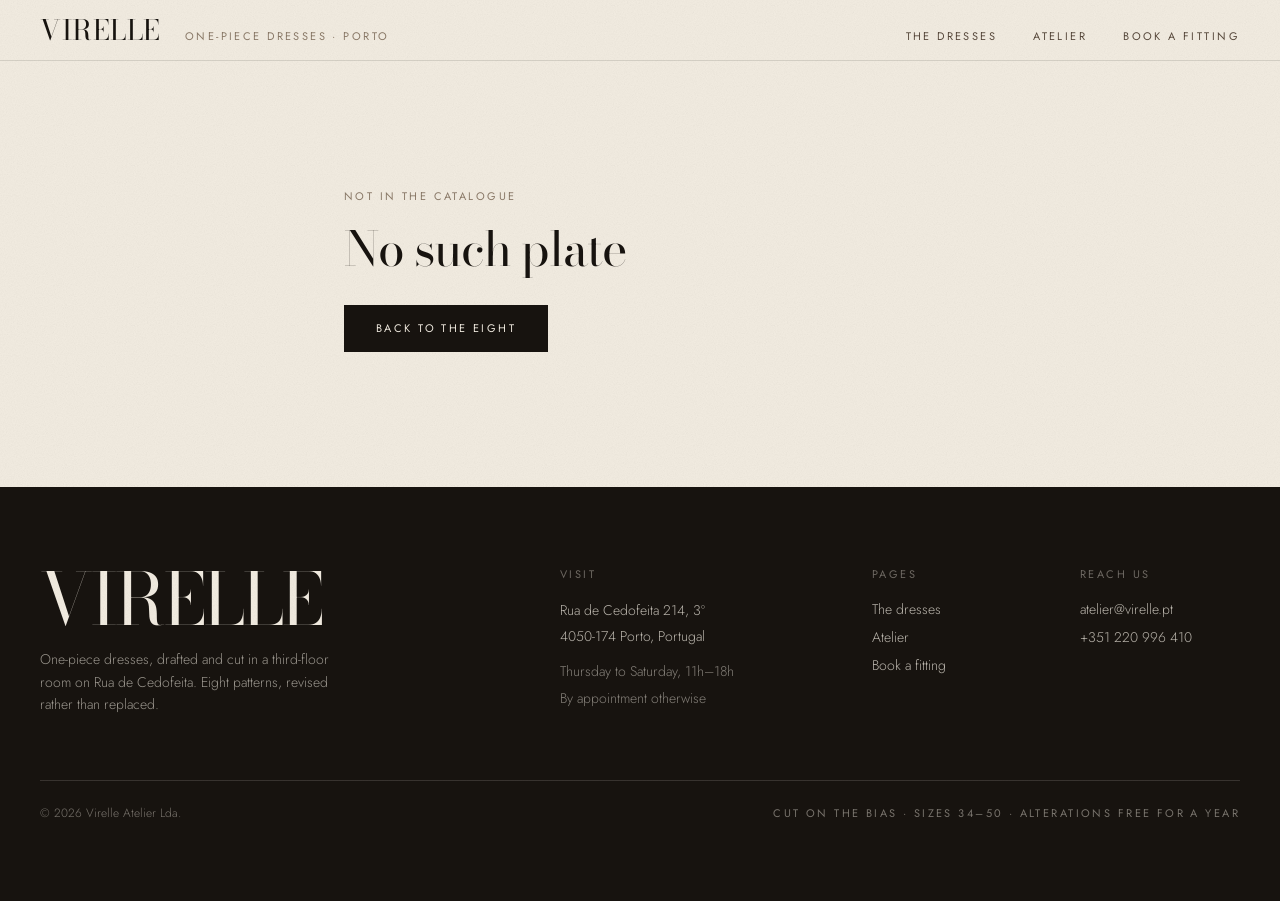
<file: dresses/lapa-shift.html>
<!DOCTYPE html><html lang="en">
<!-- Mirrored from graceful-elf-4cc59a.netlify.app/dresses/lapa-shift by HTTrack Website Copier/3.x [XR&CO'2014], Thu, 10 Sep 2026 09:36:55 GMT -->
<!-- Added by HTTrack --><meta http-equiv="content-type" content="text/html;charset=utf-8" /><!-- /Added by HTTrack -->
<head><meta charSet="utf-8"/><meta name="viewport" content="width=device-width, initial-scale=1"/><link rel="stylesheet" href="https://fonts.googleapis.com/css2?family=Bodoni+Moda:ital,opsz,wght@0,6..96,400;0,6..96,500;1,6..96,400&amp;family=Jost:ital,wght@0,300;0,400;0,500;1,300&amp;display=swap" data-precedence="default"/><link rel="stylesheet" href="../assets/index-HXnscUAh.css" type="text/css" data-precedence="default"/><title>Lapa — Shift — Virelle</title><meta name="theme-color" content="#f2ece1"/><meta property="og:title" content="Virelle — One-piece dresses"/><meta property="og:description" content="Eight dress patterns, drafted and cut in Porto. Sizes 34 to 50, fittings by appointment."/><meta property="og:type" content="website"/><meta name="description" content="No waist seam. All of the shaping is in the side panels."/><link rel="modulepreload" href="../assets/index-db6SwdjX.js"/><link rel="modulepreload" href="../assets/dresses._slug-B6qB2SrC.js"/><link rel="modulepreload" href="../assets/dresses._slug-Dga3iT97.js"/><link rel="modulepreload" href="../assets/atelier.functions-DiVVRraG.js"/><link rel="modulepreload" href="../assets/Croquis-D8e-lTdl.js"/><link rel="preconnect" href="https://fonts.googleapis.com/"/><link rel="preconnect" href="https://fonts.gstatic.com/" crossorigin="anonymous"/><link rel="icon" href="../favicon.ico"/></head><body><div class="grain" aria-hidden="true"></div><header class="sticky top-0 z-50 border-b border-ink/12 bg-paper/88 backdrop-blur-sm"><div class="mx-auto flex max-w-[1440px] items-baseline gap-6 px-5 py-4 md:px-10"><a href="../index.html" class="display text-[1.55rem] leading-none tracking-[0.02em] md:text-[1.75rem]">VIRELLE</a><span class="label hidden text-ink-faint md:block">One-piece dresses · Porto</span><nav class="ml-auto hidden items-baseline gap-9 md:flex"><a href="../collection.html" class="label underline-grow text-ink-soft transition-colors hover:text-ink">The dresses</a><a href="../atelier.html" class="label underline-grow text-ink-soft transition-colors hover:text-ink">Atelier</a><a href="../fittings.html" class="label underline-grow text-ink-soft transition-colors hover:text-ink">Book a fitting</a></nav><button type="button" aria-expanded="false" aria-label="Open menu" class="label ml-auto md:hidden">Menu</button></div></header><main><!--$--><article class="pb-20 md:pb-28"><div class="mx-auto max-w-[1440px] px-5 pt-8 md:px-10 md:pt-12"><a href="../collection.html" class="label underline-grow text-ink-faint">← All eight dresses</a></div><div class="mx-auto grid max-w-[1440px] gap-12 px-5 pt-8 md:grid-cols-12 md:gap-8 md:px-10 md:pt-10"><div class="md:col-span-6 md:sticky md:top-24 md:self-start"><div class="croquis-ground relative overflow-hidden plate-in aspect-4/5" style="--plate-wash:linear-gradient(178deg, #cfc4b3 0%, #ab9c88 50%, #857661 100%)"><div class="weave absolute inset-0 opacity-60" aria-hidden="true"></div><svg class="croquis relative h-full w-full" viewBox="0 0 300 440" preserveAspectRatio="xMidYMid meet" role="img" aria-label="Technical croquis of the shift silhouette"><g stroke="#17130f" stroke-width="0.8" opacity="0.3"><path d="M18 18 L18 34 M18 18 L34 18" fill="none"></path><path d="M282 18 L282 34 M282 18 L266 18" fill="none"></path><path d="M18 422 L18 406 M18 422 L34 422" fill="none"></path><path d="M282 422 L282 406 M282 422 L266 422" fill="none"></path></g><g stroke="#17130f" fill="none" stroke-width="1" opacity="0.28"><ellipse cx="150" cy="50" rx="19" ry="23"></ellipse><path d="M141 71 L140 92"></path><path d="M159 71 L160 92"></path><path d="M136 312 C134 352 133 382 134 436"></path><path d="M164 312 C166 352 167 382 166 436"></path></g><path fill="#a2917c" stroke="#17130f" stroke-width="1.4" stroke-linejoin="round" d="M120 94 L180 94 C186 140 190 220 194 312 L106 312 C110 220 114 140 120 94 Z"></path><g stroke="#17130f" fill="none" stroke-width="1" opacity="0.3"><path d="M116 100 C102 142 94 196 92 248 C92 262 96 268 102 268"></path><path d="M184 100 C198 142 206 196 208 248 C208 262 204 268 198 268"></path></g><path fill="none" stroke="#17130f" stroke-width="1" opacity="0.62" d="M134 94 Q150 118 166 94"></path><path fill="none" stroke="#17130f" stroke-width="0.9" stroke-dasharray="5 4" opacity="0.45" class="stitch" d="M133 102 C129 172 129 250 131 308"></path><path fill="none" stroke="#17130f" stroke-width="0.9" stroke-dasharray="5 4" opacity="0.45" class="stitch" d="M167 102 C171 172 171 250 169 308"></path></svg><span class="label absolute bottom-4 right-5 text-ink/45">Plate 07</span></div><div class="mt-5 flex flex-wrap items-center justify-between gap-5"><div class="flex items-center gap-3"><button type="button" aria-label="Mushroom" aria-pressed="true" class="h-9 w-9 border transition-transform duration-300 scale-110 border-ink" style="background-color:#a2917c"></button><button type="button" aria-label="Ink" aria-pressed="false" class="h-9 w-9 border transition-transform duration-300 border-ink/25 hover:scale-105" style="background-color:#1f1b17"></button><button type="button" aria-label="Brick Fade" aria-pressed="false" class="h-9 w-9 border transition-transform duration-300 border-ink/25 hover:scale-105" style="background-color:#a05744"></button><span class="label ml-2 text-ink-soft">Mushroom</span></div><span class="label text-ink-faint">Autumn / winter</span></div></div><div class="md:col-span-5 md:col-start-8"><p class="label text-ink-faint">Shift<!-- --> · <!-- -->Waitlist</p><h1 class="display mt-4 text-[3.4rem] leading-[0.92] md:text-[4.8rem]">Lapa</h1><p class="display-italic mt-4 text-[1.35rem] leading-snug text-ink-soft">No waist seam. All of the shaping is in the side panels.</p><div class="mt-8 flex items-baseline gap-5 border-y border-ink/15 py-5"><span class="display text-[2rem]">€212</span><span class="text-sm text-ink-soft">Next cut opens in October</span></div><p class="mt-7 leading-relaxed text-ink-soft">Two curved side panels do the work a dart usually does, which is why it reads clean from the front and still follows the ribcage. It is the dress we send to people who say nothing fits their shoulders.</p><div class="mt-10"><div class="flex items-baseline justify-between"><p class="label text-ink-faint">Size you want cut</p><span class="text-xs text-ink-faint">Hemmed to your height at no cost</span></div><div class="mt-4 flex flex-wrap gap-2"><button type="button" aria-pressed="false" class="label h-11 w-14 border transition-colors border-ink/25 text-ink-soft hover:border-ink/60">34</button><button type="button" aria-pressed="false" class="label h-11 w-14 border transition-colors border-ink/25 text-ink-soft hover:border-ink/60">36</button><button type="button" aria-pressed="false" class="label h-11 w-14 border transition-colors border-ink/25 text-ink-soft hover:border-ink/60">38</button><button type="button" aria-pressed="false" class="label h-11 w-14 border transition-colors border-ink/25 text-ink-soft hover:border-ink/60">40</button><button type="button" aria-pressed="false" class="label h-11 w-14 border transition-colors border-ink/25 text-ink-soft hover:border-ink/60">42</button><button type="button" aria-pressed="false" class="label h-11 w-14 border transition-colors border-ink/25 text-ink-soft hover:border-ink/60">44</button><button type="button" aria-pressed="false" class="label h-11 w-14 border transition-colors border-ink/25 text-ink-soft hover:border-ink/60">46</button></div></div><div class="mt-9"><form noValidate=""><p class="label text-ink-faint">This pattern is between cuts</p><p class="mt-3 text-sm leading-relaxed text-ink-soft">Next cut opens in October<!-- -->. Leave your email and we will write when the cloth is on the table.</p><div class="mt-5 flex items-end gap-4"><label class="flex-1"><span class="sr-only">Email address</span><input type="email" required="" placeholder="you@example.com" aria-invalid="false" class="field" value=""/></label><button type="submit" class="btn-ink label shrink-0 px-7 py-3.5 disabled:cursor-wait disabled:opacity-70">Join the list</button></div></form></div><a href="../fittings.html" class="label underline-grow mt-7 inline-block text-ink-soft">Rather be measured in person →</a></div></div><section class="mx-auto mt-20 max-w-[1440px] px-5 md:mt-28 md:px-10"><h2 class="display border-b border-ink/20 pb-5 text-[2rem] md:text-[2.6rem]">The specification</h2><div class="grid gap-10 pt-10 md:grid-cols-12 md:gap-8"><div class="md:col-span-5"><p class="label text-ink-faint">Measured flat</p><dl class="mt-5"><div class="flex justify-between gap-6 border-b border-ink/12 py-3.5"><dt class="text-sm text-ink-soft">Bust, size 38</dt><dd class="rule-number">96 cm</dd></div><div class="flex justify-between gap-6 border-b border-ink/12 py-3.5"><dt class="text-sm text-ink-soft">Waist, size 38</dt><dd class="rule-number">86 cm</dd></div><div class="flex justify-between gap-6 border-b border-ink/12 py-3.5"><dt class="text-sm text-ink-soft">Front length from shoulder</dt><dd class="rule-number">98 cm</dd></div><div class="flex justify-between gap-6 border-b border-ink/12 py-3.5"><dt class="text-sm text-ink-soft">Side panel width at waist</dt><dd class="rule-number">7.5 cm</dd></div></dl></div><div class="md:col-span-4"><p class="label text-ink-faint">Cloth</p><p class="mt-5 text-[1.0625rem] leading-relaxed">Wool–linen hopsack</p><dl class="mt-5 space-y-3 text-sm text-ink-soft"><div class="flex justify-between gap-4 border-t border-ink/12 pt-3"><dt>Weight</dt><dd class="rule-number">215 gsm</dd></div><div class="flex justify-between gap-4 border-t border-ink/12 pt-3"><dt>Origin</dt><dd class="max-w-[14rem] text-right">Woven in Covilhã</dd></div><div class="flex justify-between gap-4 border-t border-ink/12 pt-3"><dt>Cut</dt><dd class="max-w-[14rem] text-right">Above knee, 98 cm front length</dd></div></dl></div><div class="md:col-span-3"><p class="label text-ink-faint">Living with it</p><ul class="mt-5 space-y-4"><li class="flex gap-3 text-sm leading-relaxed"><span class="rule-number text-oxblood">—</span><span class="text-ink-soft">Dry clean, or air it out and spot clean between wears</span></li><li class="flex gap-3 text-sm leading-relaxed"><span class="rule-number text-oxblood">—</span><span class="text-ink-soft">Steam to reset the side panels</span></li><li class="flex gap-3 text-sm leading-relaxed"><span class="rule-number text-oxblood">—</span><span class="text-ink-soft">Store on a broad hanger</span></li></ul></div></div></section><section class="mx-auto mt-20 max-w-[1440px] px-5 md:mt-28 md:px-10"><a href="douro-cape-dress.html" class="group flex flex-col gap-6 border-t border-ink/20 pt-8 md:flex-row md:items-end md:justify-between"><div><p class="label text-ink-faint">Next plate</p><p class="display mt-4 text-[2.6rem] leading-none md:text-[4rem]">Douro<span class="ml-4 inline-block transition-transform duration-500 group-hover:translate-x-2">→</span></p></div><div class="md:text-right"><p class="label text-ink-soft">Cape-back</p><p class="rule-number mt-2 text-ink-faint">€430</p></div></a></section></article><script>(function(t){let s;try{s=JSON.parse(sessionStorage.getItem(t.storageKey)||"{}")}catch(e){console.error(e);return}const c=t.key||window.history.state?.__TSR_key,r=c?s[c]:void 0;if(t.shouldScrollRestoration&&r&&typeof r=="object"&&Object.keys(r).length>0){for(const e in r){const o=r[e];if(!o||typeof o!="object")continue;const l=o.scrollX,i=o.scrollY;if(!(!Number.isFinite(l)||!Number.isFinite(i))){if(e==="window")window.scrollTo({top:i,left:l,behavior:t.behavior});else if(e){let n;try{n=document.querySelector(e)}catch{continue}n&&(n.scrollLeft=l,n.scrollTop=i)}}}return}const a=window.location.hash.split("#",2)[1];if(a){const e=window.history.state?.__hashScrollIntoViewOptions??!0;if(e){const o=document.getElementById(a);o&&o.scrollIntoView(e)}return}window.scrollTo({top:0,left:0,behavior:t.behavior})})({"storageKey":"tsr-scroll-restoration-v1_3","shouldScrollRestoration":true});document.currentScript.remove()</script><!--/$--></main><footer class="bg-ink text-paper"><div class="mx-auto max-w-[1440px] px-5 py-16 md:px-10 md:py-20"><div class="grid gap-12 md:grid-cols-12"><div class="md:col-span-5"><p class="display text-[3rem] leading-[0.9] md:text-[4.5rem]">VIRELLE</p><p class="mt-4 max-w-xs text-sm leading-relaxed text-paper/60">One-piece dresses, drafted and cut in a third-floor room on Rua de Cedofeita. Eight patterns, revised rather than replaced.</p></div><div class="md:col-span-3"><p class="label text-paper/40">Visit</p><address class="mt-4 space-y-1 text-sm not-italic leading-relaxed text-paper/75"><span class="block">Rua de Cedofeita 214, 3º</span><span class="block">4050-174 Porto, Portugal</span><span class="mt-3 block text-paper/50">Thursday to Saturday, 11h–18h</span><span class="block text-paper/50">By appointment otherwise</span></address></div><div class="md:col-span-2"><p class="label text-paper/40">Pages</p><div class="mt-4 flex flex-col gap-2 text-sm text-paper/75"><a href="../collection.html" class="underline-grow w-fit">The dresses</a><a href="../atelier.html" class="underline-grow w-fit">Atelier</a><a href="../fittings.html" class="underline-grow w-fit">Book a fitting</a></div></div><div class="md:col-span-2"><p class="label text-paper/40">Reach us</p><div class="mt-4 flex flex-col gap-2 text-sm text-paper/75"><a href="mailto:atelier@virelle.pt" class="underline-grow w-fit">atelier@virelle.pt</a><a href="tel:+351220996410" class="underline-grow w-fit">+351 220 996 410</a></div></div></div><div class="mt-16 flex flex-col gap-3 border-t border-paper/15 pt-6 text-xs text-paper/45 md:flex-row md:items-center md:justify-between"><span>© <!-- -->2026<!-- --> Virelle Atelier Lda.</span><span class="label">Cut on the bias · Sizes 34–50 · Alterations free for a year</span></div></div></footer><script class="$tsr" id="$tsr-stream-barrier">(self.$R=self.$R||{})["tsr"]=[];self.$_TSR={h(){this.hydrated=!0,this.c()},e(){this.streamEnded=!0,this.c()},c(){this.hydrated&&this.streamEnded&&(delete self.$_TSR,delete self.$R.tsr)},p(e){this.initialized?e():this.buffer.push(e)},buffer:[]};$_TSR.router=($R=>$R[0]={manifest:$R[1]={routes:$R[2]={__root__:$R[3]={preloads:$R[4]=["/assets/index-db6SwdjX.js"],assets:$R[5]=[$R[6]={tag:"link",attrs:$R[7]={rel:"stylesheet",href:"/assets/index-HXnscUAh.css",type:"text/css"}},$R[8]={tag:"script",attrs:$R[9]={type:"module",async:!0},children:"import(\"/assets/index-db6SwdjX.js\")"}]},"/dresses/$slug":$R[10]={preloads:$R[11]=["/assets/dresses._slug-B6qB2SrC.js","../assets/dresses._slug-Dga3iT97.js","../assets/atelier.functions-DiVVRraG.js","/assets/Croquis-D8e-lTdl.js"]}}},matches:$R[12]=[$R[13]={i:"__root__ ",u:1789033015786,s:"success",ssr:!0},$R[14]={i:" dresses $slug dresses lapa-shift",u:1789033015786,s:"success",l:$R[15]={dress:$R[16]={slug:"lapa-shift",name:"Lapa",silhouette:"shift",silhouetteLabel:"Shift",price:212,tagline:"No waist seam. All of the shaping is in the side panels.",story:"Two curved side panels do the work a dart usually does, which is why it reads clean from the front and still follows the ribcage. It is the dress we send to people who say nothing fits their shoulders.",fabric:"Wool–linen hopsack",fabricWeight:"215 gsm",origin:"Woven in Covilhã",colorways:$R[17]=[$R[18]={name:"Mushroom",hex:"#a2917c"},$R[19]={name:"Ink",hex:"#1f1b17"},$R[20]={name:"Brick Fade",hex:"#a05744"}],sizes:$R[21]=["34","36","38","40","42","44","46"],measurements:$R[22]=[$R[23]={label:"Bust, size 38",value:"96 cm"},$R[24]={label:"Waist, size 38",value:"86 cm"},$R[25]={label:"Front length from shoulder",value:"98 cm"},$R[26]={label:"Side panel width at waist",value:"7.5 cm"}],care:$R[27]=["Dry clean, or air it out and spot clean between wears","Steam to reset the side panels","Store on a broad hanger"],availability:"waitlist",leadTime:"Next cut opens in October",plateWash:"linear-gradient(178deg, #cfc4b3 0%, #ab9c88 50%, #857661 100%)",cut:"Above knee, 98 cm front length",season:"Autumn / winter"},index:6,next:$R[28]={slug:"douro-cape-dress",name:"Douro",silhouette:"cape",silhouetteLabel:"Cape-back",price:430,tagline:"A dress and its own shoulder cover, cut as one piece.",story:"The cape is not attached — it is the same panel, folded and caught at the shoulder seam, so nothing bunches under a coat. Fourteen metres of cloth in the marker for a single size 38.",fabric:"Double-faced wool crepe",fabricWeight:"320 gsm",origin:"Woven in Biella",colorways:$R[29]=[$R[30]={name:"Oxblood",hex:"#7c2b25"},$R[31]={name:"Ink",hex:"#1f1b17"},$R[32]={name:"Bone",hex:"#e5d8c2"}],sizes:$R[33]=["36","38","40","42","44"],measurements:$R[34]=[$R[35]={label:"Bust, size 38",value:"93 cm"},$R[36]={label:"Cape drop at centre back",value:"46 cm"},$R[37]={label:"Front length from shoulder",value:"134 cm"},$R[38]={label:"Cloth per garment",value:"4.1 m"}],care:$R[39]=["Dry clean only","Hang the cape open, never folded, between wears","Do not press the shoulder fold"],availability:"made-to-order",leadTime:"Cut to order, 24–30 days",plateWash:"linear-gradient(205deg, #c6a89c 0%, #9c6255 45%, #6b332c 100%)",cut:"Full length, 134 cm front length",season:"Autumn / winter and evening"}},ssr:!0}],lastMatchId:" dresses $slug dresses lapa-shift"})($R["tsr"]);$_TSR.e();document.currentScript.remove()</script><script type="module" async="">import("../assets/index-db6SwdjX.js")</script></body>
<!-- Mirrored from graceful-elf-4cc59a.netlify.app/dresses/lapa-shift by HTTrack Website Copier/3.x [XR&CO'2014], Thu, 10 Sep 2026 09:36:55 GMT -->
</html>
</file>
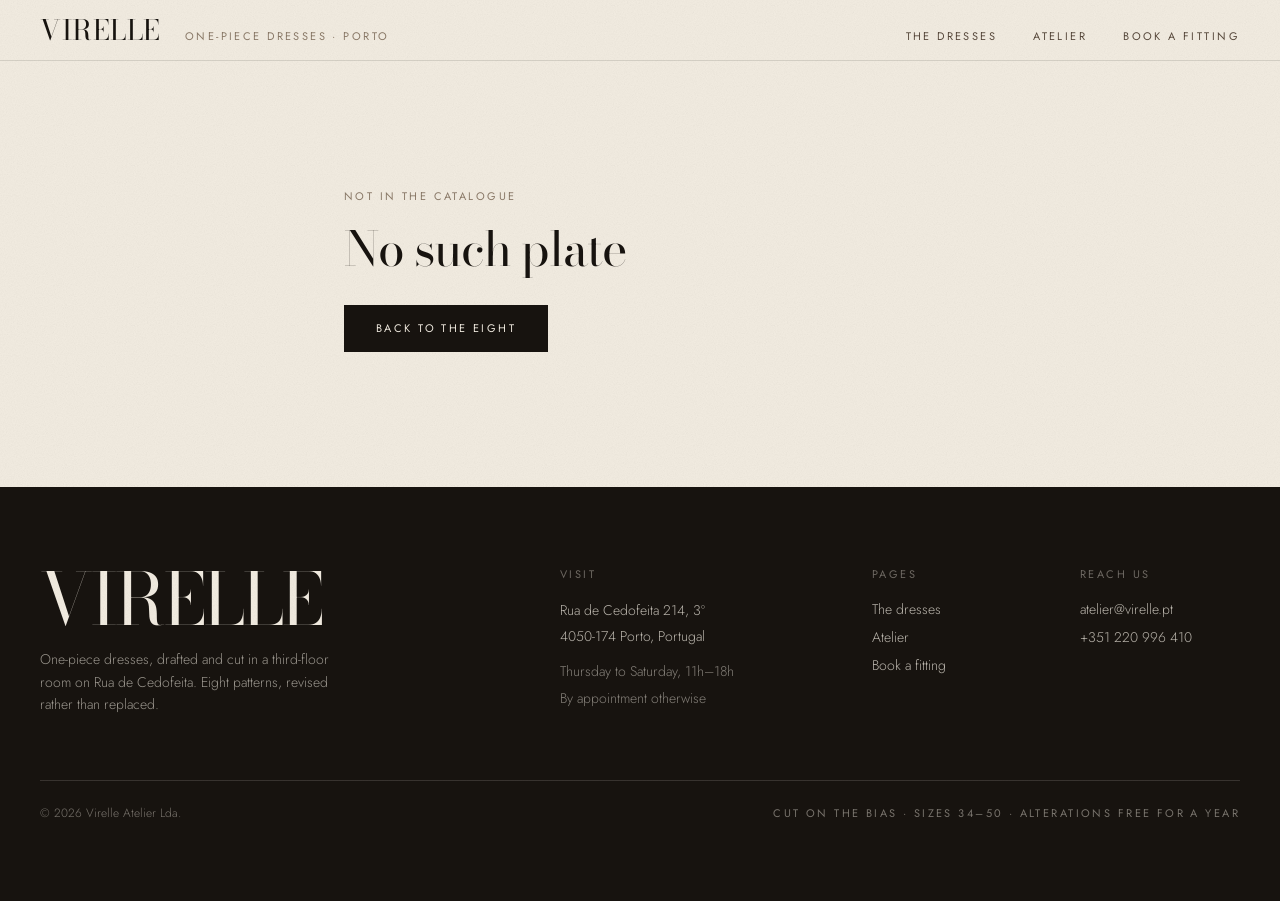
<file: dresses/marao-column.html>
<!DOCTYPE html><html lang="en">
<!-- Mirrored from graceful-elf-4cc59a.netlify.app/dresses/marao-column by HTTrack Website Copier/3.x [XR&CO'2014], Thu, 10 Sep 2026 09:36:55 GMT -->
<!-- Added by HTTrack --><meta http-equiv="content-type" content="text/html;charset=utf-8" /><!-- /Added by HTTrack -->
<head><meta charSet="utf-8"/><meta name="viewport" content="width=device-width, initial-scale=1"/><link rel="stylesheet" href="https://fonts.googleapis.com/css2?family=Bodoni+Moda:ital,opsz,wght@0,6..96,400;0,6..96,500;1,6..96,400&amp;family=Jost:ital,wght@0,300;0,400;0,500;1,300&amp;display=swap" data-precedence="default"/><link rel="stylesheet" href="../assets/index-HXnscUAh.css" type="text/css" data-precedence="default"/><title>Marão — Column — Virelle</title><meta name="theme-color" content="#f2ece1"/><meta property="og:title" content="Virelle — One-piece dresses"/><meta property="og:description" content="Eight dress patterns, drafted and cut in Porto. Sizes 34 to 50, fittings by appointment."/><meta property="og:type" content="website"/><meta name="description" content="Straight from shoulder to floor, weighted at the hem."/><link rel="modulepreload" href="../assets/index-db6SwdjX.js"/><link rel="modulepreload" href="../assets/dresses._slug-B6qB2SrC.js"/><link rel="modulepreload" href="../assets/dresses._slug-Dga3iT97.js"/><link rel="modulepreload" href="../assets/atelier.functions-DiVVRraG.js"/><link rel="modulepreload" href="../assets/Croquis-D8e-lTdl.js"/><link rel="preconnect" href="https://fonts.googleapis.com/"/><link rel="preconnect" href="https://fonts.gstatic.com/" crossorigin="anonymous"/><link rel="icon" href="../favicon.ico"/></head><body><div class="grain" aria-hidden="true"></div><header class="sticky top-0 z-50 border-b border-ink/12 bg-paper/88 backdrop-blur-sm"><div class="mx-auto flex max-w-[1440px] items-baseline gap-6 px-5 py-4 md:px-10"><a href="../index.html" class="display text-[1.55rem] leading-none tracking-[0.02em] md:text-[1.75rem]">VIRELLE</a><span class="label hidden text-ink-faint md:block">One-piece dresses · Porto</span><nav class="ml-auto hidden items-baseline gap-9 md:flex"><a href="../collection.html" class="label underline-grow text-ink-soft transition-colors hover:text-ink">The dresses</a><a href="../atelier.html" class="label underline-grow text-ink-soft transition-colors hover:text-ink">Atelier</a><a href="../fittings.html" class="label underline-grow text-ink-soft transition-colors hover:text-ink">Book a fitting</a></nav><button type="button" aria-expanded="false" aria-label="Open menu" class="label ml-auto md:hidden">Menu</button></div></header><main><!--$--><article class="pb-20 md:pb-28"><div class="mx-auto max-w-[1440px] px-5 pt-8 md:px-10 md:pt-12"><a href="../collection.html" class="label underline-grow text-ink-faint">← All eight dresses</a></div><div class="mx-auto grid max-w-[1440px] gap-12 px-5 pt-8 md:grid-cols-12 md:gap-8 md:px-10 md:pt-10"><div class="md:col-span-6 md:sticky md:top-24 md:self-start"><div class="croquis-ground relative overflow-hidden plate-in aspect-4/5" style="--plate-wash:linear-gradient(200deg, #d6cec4 0%, #a89e94 46%, #6f665e 100%)"><div class="weave absolute inset-0 opacity-60" aria-hidden="true"></div><svg class="croquis relative h-full w-full" viewBox="0 0 300 440" preserveAspectRatio="xMidYMid meet" role="img" aria-label="Technical croquis of the column silhouette"><g stroke="#17130f" stroke-width="0.8" opacity="0.3"><path d="M18 18 L18 34 M18 18 L34 18" fill="none"></path><path d="M282 18 L282 34 M282 18 L266 18" fill="none"></path><path d="M18 422 L18 406 M18 422 L34 422" fill="none"></path><path d="M282 422 L282 406 M282 422 L266 422" fill="none"></path></g><g stroke="#17130f" fill="none" stroke-width="1" opacity="0.28"><ellipse cx="150" cy="50" rx="19" ry="23"></ellipse><path d="M141 71 L140 92"></path><path d="M159 71 L160 92"></path></g><g stroke="#17130f" fill="none" stroke-width="1" opacity="0.3"><path d="M116 100 C102 142 94 196 92 248 C92 262 96 268 102 268"></path><path d="M184 100 C198 142 206 196 208 248 C208 262 204 268 198 268"></path></g><path fill="#1f1b17" stroke="#17130f" stroke-width="1.4" stroke-linejoin="round" d="M126 96 L174 96 C182 150 186 240 190 414 L110 414 C114 240 118 150 126 96 Z"></path><path fill="none" stroke="#17130f" stroke-width="1" opacity="0.62" d="M126 96 Q150 114 174 96"></path><path fill="none" stroke="#17130f" stroke-width="1.2" opacity="0.62" d="M111 396 L189 396"></path><path fill="none" stroke="#17130f" stroke-width="0.9" stroke-dasharray="5 4" opacity="0.45" class="stitch" d="M150 116 L150 392"></path></svg><span class="label absolute bottom-4 right-5 text-ink/45">Plate 04</span></div><div class="mt-5 flex flex-wrap items-center justify-between gap-5"><div class="flex items-center gap-3"><button type="button" aria-label="Ink" aria-pressed="true" class="h-9 w-9 border transition-transform duration-300 scale-110 border-ink" style="background-color:#1f1b17"></button><button type="button" aria-label="Oxblood" aria-pressed="false" class="h-9 w-9 border transition-transform duration-300 border-ink/25 hover:scale-105" style="background-color:#7c2b25"></button><button type="button" aria-label="Pale Ash" aria-pressed="false" class="h-9 w-9 border transition-transform duration-300 border-ink/25 hover:scale-105" style="background-color:#c9c3b8"></button><span class="label ml-2 text-ink-soft">Ink</span></div><span class="label text-ink-faint">Autumn / winter and evening</span></div></div><div class="md:col-span-5 md:col-start-8"><p class="label text-ink-faint">Column<!-- --> · <!-- -->Cut to order</p><h1 class="display mt-4 text-[3.4rem] leading-[0.92] md:text-[4.8rem]">Marão</h1><p class="display-italic mt-4 text-[1.35rem] leading-snug text-ink-soft">Straight from shoulder to floor, weighted at the hem.</p><div class="mt-8 flex items-baseline gap-5 border-y border-ink/15 py-5"><span class="display text-[2rem]">€385</span><span class="text-sm text-ink-soft">Cut to order, 18–24 days</span></div><p class="mt-7 leading-relaxed text-ink-soft">A column only reads well if the hem has mass. Ours carries a 4 cm band of the same cloth, cut crosswise, which stops the front panel from lifting when you walk into wind.</p><div class="mt-10"><div class="flex items-baseline justify-between"><p class="label text-ink-faint">Size</p><span class="text-xs text-ink-faint">Hemmed to your height at no cost</span></div><div class="mt-4 flex flex-wrap gap-2"><button type="button" aria-pressed="false" class="label h-11 w-14 border transition-colors border-ink/25 text-ink-soft hover:border-ink/60">34</button><button type="button" aria-pressed="false" class="label h-11 w-14 border transition-colors border-ink/25 text-ink-soft hover:border-ink/60">36</button><button type="button" aria-pressed="false" class="label h-11 w-14 border transition-colors border-ink/25 text-ink-soft hover:border-ink/60">38</button><button type="button" aria-pressed="false" class="label h-11 w-14 border transition-colors border-ink/25 text-ink-soft hover:border-ink/60">40</button><button type="button" aria-pressed="false" class="label h-11 w-14 border transition-colors border-ink/25 text-ink-soft hover:border-ink/60">42</button><button type="button" aria-pressed="false" class="label h-11 w-14 border transition-colors border-ink/25 text-ink-soft hover:border-ink/60">44</button></div></div><div class="mt-9"><div><button type="button" disabled="" class="label w-full cursor-not-allowed border border-dashed border-ink/30 px-8 py-4 text-ink-faint">Choose a size first</button><p class="mt-3 text-xs leading-relaxed text-ink-faint">Between two sizes? Take the larger one — we can always take a dress in, and the fitting is free.</p></div></div><a href="../fittings.html" class="label underline-grow mt-7 inline-block text-ink-soft">Rather be measured in person →</a></div></div><section class="mx-auto mt-20 max-w-[1440px] px-5 md:mt-28 md:px-10"><h2 class="display border-b border-ink/20 pb-5 text-[2rem] md:text-[2.6rem]">The specification</h2><div class="grid gap-10 pt-10 md:grid-cols-12 md:gap-8"><div class="md:col-span-5"><p class="label text-ink-faint">Measured flat</p><dl class="mt-5"><div class="flex justify-between gap-6 border-b border-ink/12 py-3.5"><dt class="text-sm text-ink-soft">Bust, size 38</dt><dd class="rule-number">90 cm</dd></div><div class="flex justify-between gap-6 border-b border-ink/12 py-3.5"><dt class="text-sm text-ink-soft">Hem circumference</dt><dd class="rule-number">138 cm</dd></div><div class="flex justify-between gap-6 border-b border-ink/12 py-3.5"><dt class="text-sm text-ink-soft">Front length from shoulder</dt><dd class="rule-number">141 cm</dd></div><div class="flex justify-between gap-6 border-b border-ink/12 py-3.5"><dt class="text-sm text-ink-soft">Hem band depth</dt><dd class="rule-number">4 cm</dd></div></dl></div><div class="md:col-span-4"><p class="label text-ink-faint">Cloth</p><p class="mt-5 text-[1.0625rem] leading-relaxed">Cupro–silk crepe</p><dl class="mt-5 space-y-3 text-sm text-ink-soft"><div class="flex justify-between gap-4 border-t border-ink/12 pt-3"><dt>Weight</dt><dd class="rule-number">148 gsm</dd></div><div class="flex justify-between gap-4 border-t border-ink/12 pt-3"><dt>Origin</dt><dd class="max-w-[14rem] text-right">Woven in Lyon</dd></div><div class="flex justify-between gap-4 border-t border-ink/12 pt-3"><dt>Cut</dt><dd class="max-w-[14rem] text-right">Full length, 141 cm front length</dd></div></dl></div><div class="md:col-span-3"><p class="label text-ink-faint">Living with it</p><ul class="mt-5 space-y-4"><li class="flex gap-3 text-sm leading-relaxed"><span class="rule-number text-oxblood">—</span><span class="text-ink-soft">Dry clean, or hand wash cold with a pH-neutral soap</span></li><li class="flex gap-3 text-sm leading-relaxed"><span class="rule-number text-oxblood">—</span><span class="text-ink-soft">Never tumble — cupro shrinks in heat</span></li><li class="flex gap-3 text-sm leading-relaxed"><span class="rule-number text-oxblood">—</span><span class="text-ink-soft">Steam on a hanger, do not press the hem band flat</span></li></ul></div></div></section><section class="mx-auto mt-20 max-w-[1440px] px-5 md:mt-28 md:px-10"><a href="bolhao-tiered.html" class="group flex flex-col gap-6 border-t border-ink/20 pt-8 md:flex-row md:items-end md:justify-between"><div><p class="label text-ink-faint">Next plate</p><p class="display mt-4 text-[2.6rem] leading-none md:text-[4rem]">Bolhão<span class="ml-4 inline-block transition-transform duration-500 group-hover:translate-x-2">→</span></p></div><div class="md:text-right"><p class="label text-ink-soft">Three-tier</p><p class="rule-number mt-2 text-ink-faint">€268</p></div></a></section></article><script>(function(t){let s;try{s=JSON.parse(sessionStorage.getItem(t.storageKey)||"{}")}catch(e){console.error(e);return}const c=t.key||window.history.state?.__TSR_key,r=c?s[c]:void 0;if(t.shouldScrollRestoration&&r&&typeof r=="object"&&Object.keys(r).length>0){for(const e in r){const o=r[e];if(!o||typeof o!="object")continue;const l=o.scrollX,i=o.scrollY;if(!(!Number.isFinite(l)||!Number.isFinite(i))){if(e==="window")window.scrollTo({top:i,left:l,behavior:t.behavior});else if(e){let n;try{n=document.querySelector(e)}catch{continue}n&&(n.scrollLeft=l,n.scrollTop=i)}}}return}const a=window.location.hash.split("#",2)[1];if(a){const e=window.history.state?.__hashScrollIntoViewOptions??!0;if(e){const o=document.getElementById(a);o&&o.scrollIntoView(e)}return}window.scrollTo({top:0,left:0,behavior:t.behavior})})({"storageKey":"tsr-scroll-restoration-v1_3","shouldScrollRestoration":true});document.currentScript.remove()</script><!--/$--></main><footer class="bg-ink text-paper"><div class="mx-auto max-w-[1440px] px-5 py-16 md:px-10 md:py-20"><div class="grid gap-12 md:grid-cols-12"><div class="md:col-span-5"><p class="display text-[3rem] leading-[0.9] md:text-[4.5rem]">VIRELLE</p><p class="mt-4 max-w-xs text-sm leading-relaxed text-paper/60">One-piece dresses, drafted and cut in a third-floor room on Rua de Cedofeita. Eight patterns, revised rather than replaced.</p></div><div class="md:col-span-3"><p class="label text-paper/40">Visit</p><address class="mt-4 space-y-1 text-sm not-italic leading-relaxed text-paper/75"><span class="block">Rua de Cedofeita 214, 3º</span><span class="block">4050-174 Porto, Portugal</span><span class="mt-3 block text-paper/50">Thursday to Saturday, 11h–18h</span><span class="block text-paper/50">By appointment otherwise</span></address></div><div class="md:col-span-2"><p class="label text-paper/40">Pages</p><div class="mt-4 flex flex-col gap-2 text-sm text-paper/75"><a href="../collection.html" class="underline-grow w-fit">The dresses</a><a href="../atelier.html" class="underline-grow w-fit">Atelier</a><a href="../fittings.html" class="underline-grow w-fit">Book a fitting</a></div></div><div class="md:col-span-2"><p class="label text-paper/40">Reach us</p><div class="mt-4 flex flex-col gap-2 text-sm text-paper/75"><a href="mailto:atelier@virelle.pt" class="underline-grow w-fit">atelier@virelle.pt</a><a href="tel:+351220996410" class="underline-grow w-fit">+351 220 996 410</a></div></div></div><div class="mt-16 flex flex-col gap-3 border-t border-paper/15 pt-6 text-xs text-paper/45 md:flex-row md:items-center md:justify-between"><span>© <!-- -->2026<!-- --> Virelle Atelier Lda.</span><span class="label">Cut on the bias · Sizes 34–50 · Alterations free for a year</span></div></div></footer><script class="$tsr" id="$tsr-stream-barrier">(self.$R=self.$R||{})["tsr"]=[];self.$_TSR={h(){this.hydrated=!0,this.c()},e(){this.streamEnded=!0,this.c()},c(){this.hydrated&&this.streamEnded&&(delete self.$_TSR,delete self.$R.tsr)},p(e){this.initialized?e():this.buffer.push(e)},buffer:[]};$_TSR.router=($R=>$R[0]={manifest:$R[1]={routes:$R[2]={__root__:$R[3]={preloads:$R[4]=["/assets/index-db6SwdjX.js"],assets:$R[5]=[$R[6]={tag:"link",attrs:$R[7]={rel:"stylesheet",href:"/assets/index-HXnscUAh.css",type:"text/css"}},$R[8]={tag:"script",attrs:$R[9]={type:"module",async:!0},children:"import(\"/assets/index-db6SwdjX.js\")"}]},"/dresses/$slug":$R[10]={preloads:$R[11]=["/assets/dresses._slug-B6qB2SrC.js","../assets/dresses._slug-Dga3iT97.js","../assets/atelier.functions-DiVVRraG.js","/assets/Croquis-D8e-lTdl.js"]}}},matches:$R[12]=[$R[13]={i:"__root__ ",u:1789033013150,s:"success",ssr:!0},$R[14]={i:" dresses $slug dresses marao-column",u:1789033013150,s:"success",l:$R[15]={dress:$R[16]={slug:"marao-column",name:"Marão",silhouette:"column",silhouetteLabel:"Column",price:385,tagline:"Straight from shoulder to floor, weighted at the hem.",story:"A column only reads well if the hem has mass. Ours carries a 4 cm band of the same cloth, cut crosswise, which stops the front panel from lifting when you walk into wind.",fabric:"Cupro–silk crepe",fabricWeight:"148 gsm",origin:"Woven in Lyon",colorways:$R[17]=[$R[18]={name:"Ink",hex:"#1f1b17"},$R[19]={name:"Oxblood",hex:"#7c2b25"},$R[20]={name:"Pale Ash",hex:"#c9c3b8"}],sizes:$R[21]=["34","36","38","40","42","44"],measurements:$R[22]=[$R[23]={label:"Bust, size 38",value:"90 cm"},$R[24]={label:"Hem circumference",value:"138 cm"},$R[25]={label:"Front length from shoulder",value:"141 cm"},$R[26]={label:"Hem band depth",value:"4 cm"}],care:$R[27]=["Dry clean, or hand wash cold with a pH-neutral soap","Never tumble — cupro shrinks in heat","Steam on a hanger, do not press the hem band flat"],availability:"made-to-order",leadTime:"Cut to order, 18–24 days",plateWash:"linear-gradient(200deg, #d6cec4 0%, #a89e94 46%, #6f665e 100%)",cut:"Full length, 141 cm front length",season:"Autumn / winter and evening"},index:3,next:$R[28]={slug:"bolhao-tiered",name:"Bolhão",silhouette:"tiered",silhouetteLabel:"Three-tier",price:268,tagline:"Three tiers, each gathered at a different ratio.",story:"Even gathering makes a lampshade. We gather 1.4× at the yoke, 1.7× at the middle, 2.1× at the hem, so the volume grows the way a bell does rather than all at once.",fabric:"Ramie–cotton voile",fabricWeight:"110 gsm",origin:"Woven in Coimbra",colorways:$R[29]=[$R[30]={name:"Sun-Bleached Straw",hex:"#ddc99f"},$R[31]={name:"Faded Damson",hex:"#6b4a56"},$R[32]={name:"Chalk",hex:"#efe8dc"}],sizes:$R[33]=["34","36","38","40","42","44","46"],measurements:$R[34]=[$R[35]={label:"Bust, size 38",value:"98 cm"},$R[36]={label:"Hem circumference",value:"312 cm"},$R[37]={label:"Front length from shoulder",value:"124 cm"},$R[38]={label:"Tier depths",value:"34 / 38 / 42 cm"}],care:$R[39]=["Hand wash cool, or machine on delicate in a bag","Shake out and line dry — the tiers hang themselves","Iron only the yoke"],availability:"in-atelier",leadTime:"Ships in 3 days",plateWash:"linear-gradient(165deg, #f2e6cf 0%, #e2cba6 50%, #cbae83 100%)",cut:"Mid-calf, 124 cm front length",season:"High summer"}},ssr:!0}],lastMatchId:" dresses $slug dresses marao-column"})($R["tsr"]);$_TSR.e();document.currentScript.remove()</script><script type="module" async="">import("../assets/index-db6SwdjX.js")</script></body>
<!-- Mirrored from graceful-elf-4cc59a.netlify.app/dresses/marao-column by HTTrack Website Copier/3.x [XR&CO'2014], Thu, 10 Sep 2026 09:36:55 GMT -->
</html>
</file>
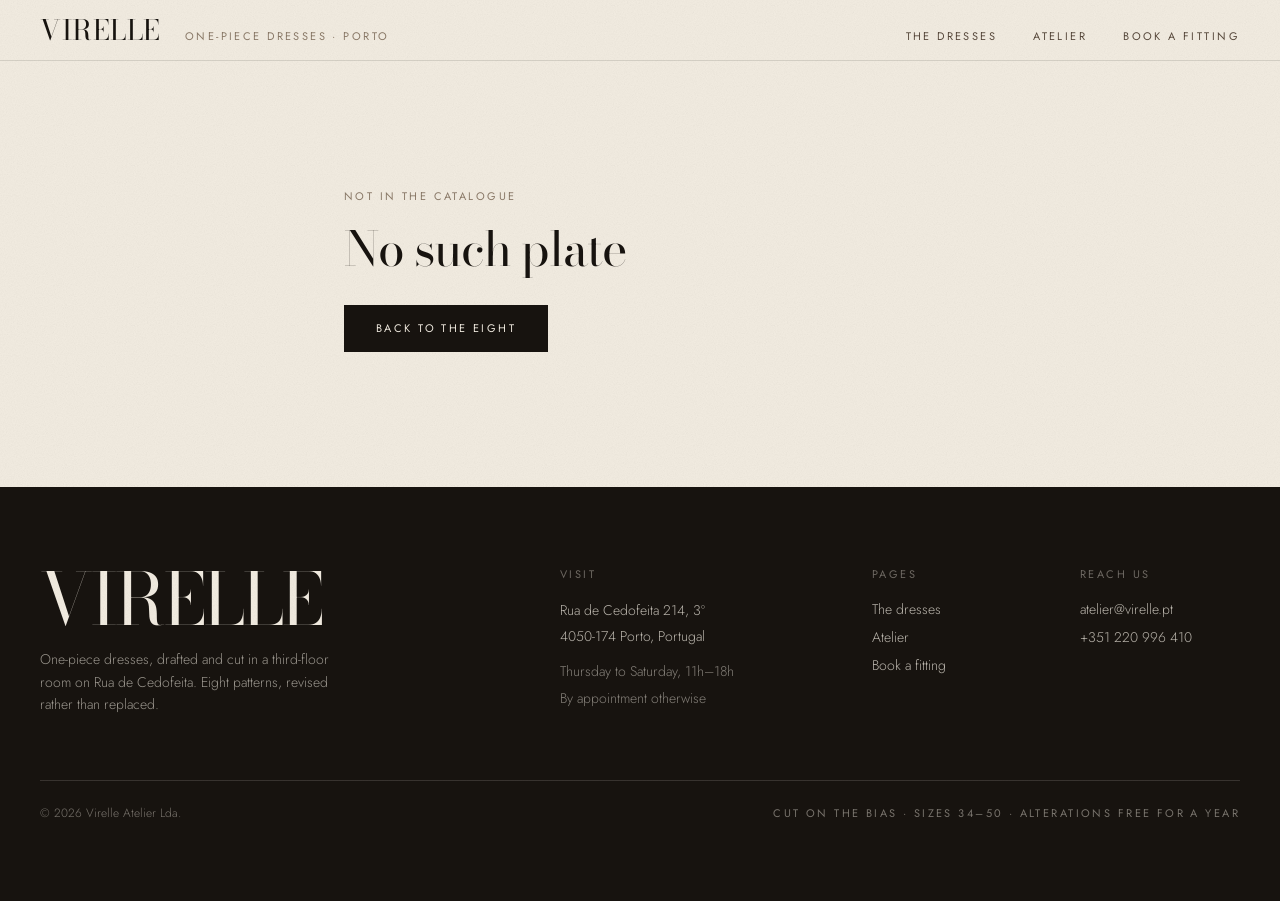
<file: dresses/miradouro-shirtdress.html>
<!DOCTYPE html><html lang="en">
<!-- Mirrored from graceful-elf-4cc59a.netlify.app/dresses/miradouro-shirtdress by HTTrack Website Copier/3.x [XR&CO'2014], Thu, 10 Sep 2026 09:36:55 GMT -->
<!-- Added by HTTrack --><meta http-equiv="content-type" content="text/html;charset=utf-8" /><!-- /Added by HTTrack -->
<head><meta charSet="utf-8"/><meta name="viewport" content="width=device-width, initial-scale=1"/><link rel="stylesheet" href="https://fonts.googleapis.com/css2?family=Bodoni+Moda:ital,opsz,wght@0,6..96,400;0,6..96,500;1,6..96,400&amp;family=Jost:ital,wght@0,300;0,400;0,500;1,300&amp;display=swap" data-precedence="default"/><link rel="stylesheet" href="../assets/index-HXnscUAh.css" type="text/css" data-precedence="default"/><title>Miradouro — Shirtdress — Virelle</title><meta name="theme-color" content="#f2ece1"/><meta property="og:title" content="Virelle — One-piece dresses"/><meta property="og:description" content="Eight dress patterns, drafted and cut in Porto. Sizes 34 to 50, fittings by appointment."/><meta property="og:type" content="website"/><meta name="description" content="Eleven buttons, corozo, sewn with a shank."/><link rel="modulepreload" href="../assets/index-db6SwdjX.js"/><link rel="modulepreload" href="../assets/dresses._slug-B6qB2SrC.js"/><link rel="modulepreload" href="../assets/dresses._slug-Dga3iT97.js"/><link rel="modulepreload" href="../assets/atelier.functions-DiVVRraG.js"/><link rel="modulepreload" href="../assets/Croquis-D8e-lTdl.js"/><link rel="preconnect" href="https://fonts.googleapis.com/"/><link rel="preconnect" href="https://fonts.gstatic.com/" crossorigin="anonymous"/><link rel="icon" href="../favicon.ico"/></head><body><div class="grain" aria-hidden="true"></div><header class="sticky top-0 z-50 border-b border-ink/12 bg-paper/88 backdrop-blur-sm"><div class="mx-auto flex max-w-[1440px] items-baseline gap-6 px-5 py-4 md:px-10"><a href="../index.html" class="display text-[1.55rem] leading-none tracking-[0.02em] md:text-[1.75rem]">VIRELLE</a><span class="label hidden text-ink-faint md:block">One-piece dresses · Porto</span><nav class="ml-auto hidden items-baseline gap-9 md:flex"><a href="../collection.html" class="label underline-grow text-ink-soft transition-colors hover:text-ink">The dresses</a><a href="../atelier.html" class="label underline-grow text-ink-soft transition-colors hover:text-ink">Atelier</a><a href="../fittings.html" class="label underline-grow text-ink-soft transition-colors hover:text-ink">Book a fitting</a></nav><button type="button" aria-expanded="false" aria-label="Open menu" class="label ml-auto md:hidden">Menu</button></div></header><main><!--$--><article class="pb-20 md:pb-28"><div class="mx-auto max-w-[1440px] px-5 pt-8 md:px-10 md:pt-12"><a href="../collection.html" class="label underline-grow text-ink-faint">← All eight dresses</a></div><div class="mx-auto grid max-w-[1440px] gap-12 px-5 pt-8 md:grid-cols-12 md:gap-8 md:px-10 md:pt-10"><div class="md:col-span-6 md:sticky md:top-24 md:self-start"><div class="croquis-ground relative overflow-hidden plate-in aspect-4/5" style="--plate-wash:linear-gradient(172deg, #f0e9dd 0%, #ddd3c1 55%, #c8bda6 100%)"><div class="weave absolute inset-0 opacity-60" aria-hidden="true"></div><svg class="croquis relative h-full w-full" viewBox="0 0 300 440" preserveAspectRatio="xMidYMid meet" role="img" aria-label="Technical croquis of the shirt silhouette"><g stroke="#17130f" stroke-width="0.8" opacity="0.3"><path d="M18 18 L18 34 M18 18 L34 18" fill="none"></path><path d="M282 18 L282 34 M282 18 L266 18" fill="none"></path><path d="M18 422 L18 406 M18 422 L34 422" fill="none"></path><path d="M282 422 L282 406 M282 422 L266 422" fill="none"></path></g><g stroke="#17130f" fill="none" stroke-width="1" opacity="0.28"><ellipse cx="150" cy="50" rx="19" ry="23"></ellipse><path d="M141 71 L140 92"></path><path d="M159 71 L160 92"></path><path d="M136 380 C134 420 133 450 134 436"></path><path d="M164 380 C166 420 167 450 166 436"></path></g><path fill="#efe8dc" stroke="#17130f" stroke-width="1.4" stroke-linejoin="round" d="M116 92 L184 92 C196 104 202 136 206 168 C208 196 208 214 206 232 L189 232 C187 210 185 190 184 172 C186 250 190 318 194 380 Q150 396 106 380 C110 318 114 250 116 172 C115 190 113 210 111 232 L94 232 C92 214 92 196 94 168 C98 136 104 104 116 92 Z"></path><path fill="#efe8dc" stroke="#17130f" stroke-width="1" stroke-linejoin="round" d="M132 92 L150 114 L168 92 L177 101 L150 126 L123 101 Z"></path><path fill="none" stroke="#17130f" stroke-width="1" opacity="0.62" d="M144 118 L144 384"></path><path fill="none" stroke="#17130f" stroke-width="1" opacity="0.62" d="M156 118 L156 384"></path><circle cx="150" cy="146" r="2.4" fill="#17130f" opacity="0.55"></circle><circle cx="150" cy="178" r="2.4" fill="#17130f" opacity="0.55"></circle><circle cx="150" cy="210" r="2.4" fill="#17130f" opacity="0.55"></circle><circle cx="150" cy="242" r="2.4" fill="#17130f" opacity="0.55"></circle><circle cx="150" cy="274" r="2.4" fill="#17130f" opacity="0.55"></circle><circle cx="150" cy="306" r="2.4" fill="#17130f" opacity="0.55"></circle><circle cx="150" cy="338" r="2.4" fill="#17130f" opacity="0.55"></circle><circle cx="150" cy="368" r="2.4" fill="#17130f" opacity="0.55"></circle><path fill="none" stroke="#17130f" stroke-width="0.9" stroke-dasharray="5 4" opacity="0.45" class="stitch" d="M96 228 L110 228"></path><path fill="none" stroke="#17130f" stroke-width="0.9" stroke-dasharray="5 4" opacity="0.45" class="stitch" d="M190 228 L204 228"></path></svg><span class="label absolute bottom-4 right-5 text-ink/45">Plate 03</span></div><div class="mt-5 flex flex-wrap items-center justify-between gap-5"><div class="flex items-center gap-3"><button type="button" aria-label="Chalk" aria-pressed="true" class="h-9 w-9 border transition-transform duration-300 scale-110 border-ink" style="background-color:#efe8dc"></button><button type="button" aria-label="Indigo Rinse" aria-pressed="false" class="h-9 w-9 border transition-transform duration-300 border-ink/25 hover:scale-105" style="background-color:#3b4657"></button><button type="button" aria-label="Olive Brine" aria-pressed="false" class="h-9 w-9 border transition-transform duration-300 border-ink/25 hover:scale-105" style="background-color:#7a7a4e"></button><span class="label ml-2 text-ink-soft">Chalk</span></div><span class="label text-ink-faint">Carried year-round</span></div></div><div class="md:col-span-5 md:col-start-8"><p class="label text-ink-faint">Shirtdress<!-- --> · <!-- -->In the atelier</p><h1 class="display mt-4 text-[3.4rem] leading-[0.92] md:text-[4.8rem]">Miradouro</h1><p class="display-italic mt-4 text-[1.35rem] leading-snug text-ink-soft">Eleven buttons, corozo, sewn with a shank.</p><div class="mt-8 flex items-baseline gap-5 border-y border-ink/15 py-5"><span class="display text-[2rem]">€196</span><span class="text-sm text-ink-soft">Ships in 2 days</span></div><p class="mt-7 leading-relaxed text-ink-soft">A shirtdress usually pulls at the third button. We moved the bust dart into the placket seam and added a hidden stay behind button four, which is the one that always gaps.</p><div class="mt-10"><div class="flex items-baseline justify-between"><p class="label text-ink-faint">Size</p><span class="text-xs text-ink-faint">Hemmed to your height at no cost</span></div><div class="mt-4 flex flex-wrap gap-2"><button type="button" aria-pressed="false" class="label h-11 w-14 border transition-colors border-ink/25 text-ink-soft hover:border-ink/60">34</button><button type="button" aria-pressed="false" class="label h-11 w-14 border transition-colors border-ink/25 text-ink-soft hover:border-ink/60">36</button><button type="button" aria-pressed="false" class="label h-11 w-14 border transition-colors border-ink/25 text-ink-soft hover:border-ink/60">38</button><button type="button" aria-pressed="false" class="label h-11 w-14 border transition-colors border-ink/25 text-ink-soft hover:border-ink/60">40</button><button type="button" aria-pressed="false" class="label h-11 w-14 border transition-colors border-ink/25 text-ink-soft hover:border-ink/60">42</button><button type="button" aria-pressed="false" class="label h-11 w-14 border transition-colors border-ink/25 text-ink-soft hover:border-ink/60">44</button><button type="button" aria-pressed="false" class="label h-11 w-14 border transition-colors border-ink/25 text-ink-soft hover:border-ink/60">46</button><button type="button" aria-pressed="false" class="label h-11 w-14 border transition-colors border-ink/25 text-ink-soft hover:border-ink/60">48</button></div></div><div class="mt-9"><div><button type="button" disabled="" class="label w-full cursor-not-allowed border border-dashed border-ink/30 px-8 py-4 text-ink-faint">Choose a size first</button><p class="mt-3 text-xs leading-relaxed text-ink-faint">Between two sizes? Take the larger one — we can always take a dress in, and the fitting is free.</p></div></div><a href="../fittings.html" class="label underline-grow mt-7 inline-block text-ink-soft">Rather be measured in person →</a></div></div><section class="mx-auto mt-20 max-w-[1440px] px-5 md:mt-28 md:px-10"><h2 class="display border-b border-ink/20 pb-5 text-[2rem] md:text-[2.6rem]">The specification</h2><div class="grid gap-10 pt-10 md:grid-cols-12 md:gap-8"><div class="md:col-span-5"><p class="label text-ink-faint">Measured flat</p><dl class="mt-5"><div class="flex justify-between gap-6 border-b border-ink/12 py-3.5"><dt class="text-sm text-ink-soft">Bust, size 38</dt><dd class="rule-number">104 cm</dd></div><div class="flex justify-between gap-6 border-b border-ink/12 py-3.5"><dt class="text-sm text-ink-soft">Shoulder seam to seam</dt><dd class="rule-number">39 cm</dd></div><div class="flex justify-between gap-6 border-b border-ink/12 py-3.5"><dt class="text-sm text-ink-soft">Front length from shoulder</dt><dd class="rule-number">112 cm</dd></div><div class="flex justify-between gap-6 border-b border-ink/12 py-3.5"><dt class="text-sm text-ink-soft">Cuff circumference</dt><dd class="rule-number">23 cm</dd></div></dl></div><div class="md:col-span-4"><p class="label text-ink-faint">Cloth</p><p class="mt-5 text-[1.0625rem] leading-relaxed">Cotton poplin, garment-washed</p><dl class="mt-5 space-y-3 text-sm text-ink-soft"><div class="flex justify-between gap-4 border-t border-ink/12 pt-3"><dt>Weight</dt><dd class="rule-number">135 gsm</dd></div><div class="flex justify-between gap-4 border-t border-ink/12 pt-3"><dt>Origin</dt><dd class="max-w-[14rem] text-right">Woven in Barcelos</dd></div><div class="flex justify-between gap-4 border-t border-ink/12 pt-3"><dt>Cut</dt><dd class="max-w-[14rem] text-right">Below knee, 112 cm front length</dd></div></dl></div><div class="md:col-span-3"><p class="label text-ink-faint">Living with it</p><ul class="mt-5 space-y-4"><li class="flex gap-3 text-sm leading-relaxed"><span class="rule-number text-oxblood">—</span><span class="text-ink-soft">Machine wash 30° with like colours</span></li><li class="flex gap-3 text-sm leading-relaxed"><span class="rule-number text-oxblood">—</span><span class="text-ink-soft">Tumble low or line dry</span></li><li class="flex gap-3 text-sm leading-relaxed"><span class="rule-number text-oxblood">—</span><span class="text-ink-soft">Buttons are corozo nut — do not bleach</span></li></ul></div></div></section><section class="mx-auto mt-20 max-w-[1440px] px-5 md:mt-28 md:px-10"><a href="marao-column.html" class="group flex flex-col gap-6 border-t border-ink/20 pt-8 md:flex-row md:items-end md:justify-between"><div><p class="label text-ink-faint">Next plate</p><p class="display mt-4 text-[2.6rem] leading-none md:text-[4rem]">Marão<span class="ml-4 inline-block transition-transform duration-500 group-hover:translate-x-2">→</span></p></div><div class="md:text-right"><p class="label text-ink-soft">Column</p><p class="rule-number mt-2 text-ink-faint">€385</p></div></a></section></article><script>(function(t){let s;try{s=JSON.parse(sessionStorage.getItem(t.storageKey)||"{}")}catch(e){console.error(e);return}const c=t.key||window.history.state?.__TSR_key,r=c?s[c]:void 0;if(t.shouldScrollRestoration&&r&&typeof r=="object"&&Object.keys(r).length>0){for(const e in r){const o=r[e];if(!o||typeof o!="object")continue;const l=o.scrollX,i=o.scrollY;if(!(!Number.isFinite(l)||!Number.isFinite(i))){if(e==="window")window.scrollTo({top:i,left:l,behavior:t.behavior});else if(e){let n;try{n=document.querySelector(e)}catch{continue}n&&(n.scrollLeft=l,n.scrollTop=i)}}}return}const a=window.location.hash.split("#",2)[1];if(a){const e=window.history.state?.__hashScrollIntoViewOptions??!0;if(e){const o=document.getElementById(a);o&&o.scrollIntoView(e)}return}window.scrollTo({top:0,left:0,behavior:t.behavior})})({"storageKey":"tsr-scroll-restoration-v1_3","shouldScrollRestoration":true});document.currentScript.remove()</script><!--/$--></main><footer class="bg-ink text-paper"><div class="mx-auto max-w-[1440px] px-5 py-16 md:px-10 md:py-20"><div class="grid gap-12 md:grid-cols-12"><div class="md:col-span-5"><p class="display text-[3rem] leading-[0.9] md:text-[4.5rem]">VIRELLE</p><p class="mt-4 max-w-xs text-sm leading-relaxed text-paper/60">One-piece dresses, drafted and cut in a third-floor room on Rua de Cedofeita. Eight patterns, revised rather than replaced.</p></div><div class="md:col-span-3"><p class="label text-paper/40">Visit</p><address class="mt-4 space-y-1 text-sm not-italic leading-relaxed text-paper/75"><span class="block">Rua de Cedofeita 214, 3º</span><span class="block">4050-174 Porto, Portugal</span><span class="mt-3 block text-paper/50">Thursday to Saturday, 11h–18h</span><span class="block text-paper/50">By appointment otherwise</span></address></div><div class="md:col-span-2"><p class="label text-paper/40">Pages</p><div class="mt-4 flex flex-col gap-2 text-sm text-paper/75"><a href="../collection.html" class="underline-grow w-fit">The dresses</a><a href="../atelier.html" class="underline-grow w-fit">Atelier</a><a href="../fittings.html" class="underline-grow w-fit">Book a fitting</a></div></div><div class="md:col-span-2"><p class="label text-paper/40">Reach us</p><div class="mt-4 flex flex-col gap-2 text-sm text-paper/75"><a href="mailto:atelier@virelle.pt" class="underline-grow w-fit">atelier@virelle.pt</a><a href="tel:+351220996410" class="underline-grow w-fit">+351 220 996 410</a></div></div></div><div class="mt-16 flex flex-col gap-3 border-t border-paper/15 pt-6 text-xs text-paper/45 md:flex-row md:items-center md:justify-between"><span>© <!-- -->2026<!-- --> Virelle Atelier Lda.</span><span class="label">Cut on the bias · Sizes 34–50 · Alterations free for a year</span></div></div></footer><script class="$tsr" id="$tsr-stream-barrier">(self.$R=self.$R||{})["tsr"]=[];self.$_TSR={h(){this.hydrated=!0,this.c()},e(){this.streamEnded=!0,this.c()},c(){this.hydrated&&this.streamEnded&&(delete self.$_TSR,delete self.$R.tsr)},p(e){this.initialized?e():this.buffer.push(e)},buffer:[]};$_TSR.router=($R=>$R[0]={manifest:$R[1]={routes:$R[2]={__root__:$R[3]={preloads:$R[4]=["/assets/index-db6SwdjX.js"],assets:$R[5]=[$R[6]={tag:"link",attrs:$R[7]={rel:"stylesheet",href:"/assets/index-HXnscUAh.css",type:"text/css"}},$R[8]={tag:"script",attrs:$R[9]={type:"module",async:!0},children:"import(\"/assets/index-db6SwdjX.js\")"}]},"/dresses/$slug":$R[10]={preloads:$R[11]=["/assets/dresses._slug-B6qB2SrC.js","../assets/dresses._slug-Dga3iT97.js","../assets/atelier.functions-DiVVRraG.js","/assets/Croquis-D8e-lTdl.js"]}}},matches:$R[12]=[$R[13]={i:"__root__ ",u:1789033012469,s:"success",ssr:!0},$R[14]={i:" dresses $slug dresses miradouro-shirtdress",u:1789033012469,s:"success",l:$R[15]={dress:$R[16]={slug:"miradouro-shirtdress",name:"Miradouro",silhouette:"shirt",silhouetteLabel:"Shirtdress",price:196,tagline:"Eleven buttons, corozo, sewn with a shank.",story:"A shirtdress usually pulls at the third button. We moved the bust dart into the placket seam and added a hidden stay behind button four, which is the one that always gaps.",fabric:"Cotton poplin, garment-washed",fabricWeight:"135 gsm",origin:"Woven in Barcelos",colorways:$R[17]=[$R[18]={name:"Chalk",hex:"#efe8dc"},$R[19]={name:"Indigo Rinse",hex:"#3b4657"},$R[20]={name:"Olive Brine",hex:"#7a7a4e"}],sizes:$R[21]=["34","36","38","40","42","44","46","48"],measurements:$R[22]=[$R[23]={label:"Bust, size 38",value:"104 cm"},$R[24]={label:"Shoulder seam to seam",value:"39 cm"},$R[25]={label:"Front length from shoulder",value:"112 cm"},$R[26]={label:"Cuff circumference",value:"23 cm"}],care:$R[27]=["Machine wash 30° with like colours","Tumble low or line dry","Buttons are corozo nut — do not bleach"],availability:"in-atelier",leadTime:"Ships in 2 days",plateWash:"linear-gradient(172deg, #f0e9dd 0%, #ddd3c1 55%, #c8bda6 100%)",cut:"Below knee, 112 cm front length",season:"Carried year-round"},index:2,next:$R[28]={slug:"marao-column",name:"Marão",silhouette:"column",silhouetteLabel:"Column",price:385,tagline:"Straight from shoulder to floor, weighted at the hem.",story:"A column only reads well if the hem has mass. Ours carries a 4 cm band of the same cloth, cut crosswise, which stops the front panel from lifting when you walk into wind.",fabric:"Cupro–silk crepe",fabricWeight:"148 gsm",origin:"Woven in Lyon",colorways:$R[29]=[$R[30]={name:"Ink",hex:"#1f1b17"},$R[31]={name:"Oxblood",hex:"#7c2b25"},$R[32]={name:"Pale Ash",hex:"#c9c3b8"}],sizes:$R[33]=["34","36","38","40","42","44"],measurements:$R[34]=[$R[35]={label:"Bust, size 38",value:"90 cm"},$R[36]={label:"Hem circumference",value:"138 cm"},$R[37]={label:"Front length from shoulder",value:"141 cm"},$R[38]={label:"Hem band depth",value:"4 cm"}],care:$R[39]=["Dry clean, or hand wash cold with a pH-neutral soap","Never tumble — cupro shrinks in heat","Steam on a hanger, do not press the hem band flat"],availability:"made-to-order",leadTime:"Cut to order, 18–24 days",plateWash:"linear-gradient(200deg, #d6cec4 0%, #a89e94 46%, #6f665e 100%)",cut:"Full length, 141 cm front length",season:"Autumn / winter and evening"}},ssr:!0}],lastMatchId:" dresses $slug dresses miradouro-shirtdress"})($R["tsr"]);$_TSR.e();document.currentScript.remove()</script><script type="module" async="">import("../assets/index-db6SwdjX.js")</script></body>
<!-- Mirrored from graceful-elf-4cc59a.netlify.app/dresses/miradouro-shirtdress by HTTrack Website Copier/3.x [XR&CO'2014], Thu, 10 Sep 2026 09:36:55 GMT -->
</html>
</file>
<file: assets/index-HXnscUAh.css>
@layer properties{@supports (((-webkit-hyphens:none)) and (not (margin-trim:inline))) or ((-moz-orient:inline) and (not (color:rgb(from red r g b)))){*,:before,:after,::backdrop{--tw-scale-x:1;--tw-scale-y:1;--tw-scale-z:1;--tw-rotate-x:initial;--tw-rotate-y:initial;--tw-rotate-z:initial;--tw-skew-x:initial;--tw-skew-y:initial;--tw-scroll-snap-strictness:proximity;--tw-space-y-reverse:0;--tw-border-style:solid;--tw-leading:initial;--tw-font-weight:initial;--tw-tracking:initial;--tw-blur:initial;--tw-brightness:initial;--tw-contrast:initial;--tw-grayscale:initial;--tw-hue-rotate:initial;--tw-invert:initial;--tw-opacity:initial;--tw-saturate:initial;--tw-sepia:initial;--tw-drop-shadow:initial;--tw-drop-shadow-color:initial;--tw-drop-shadow-alpha:100%;--tw-drop-shadow-size:initial;--tw-backdrop-blur:initial;--tw-backdrop-brightness:initial;--tw-backdrop-contrast:initial;--tw-backdrop-grayscale:initial;--tw-backdrop-hue-rotate:initial;--tw-backdrop-invert:initial;--tw-backdrop-opacity:initial;--tw-backdrop-saturate:initial;--tw-backdrop-sepia:initial;--tw-duration:initial;--tw-ease:initial;--tw-translate-x:0;--tw-translate-y:0;--tw-translate-z:0}}}@layer theme{:root,:host{--font-sans:ui-sans-serif, system-ui, sans-serif, "Apple Color Emoji", "Segoe UI Emoji", "Segoe UI Symbol", "Noto Color Emoji";--font-mono:ui-monospace, SFMono-Regular, Menlo, Monaco, Consolas, "Liberation Mono", "Courier New", monospace;--color-blue-600:oklch(54.6% .245 262.881);--color-gray-600:oklch(44.6% .03 256.802);--spacing:.25rem;--container-xs:20rem;--container-sm:24rem;--container-md:28rem;--container-lg:32rem;--container-xl:36rem;--container-2xl:42rem;--container-3xl:48rem;--text-xs:.75rem;--text-xs--line-height:calc(1 / .75);--text-sm:.875rem;--text-sm--line-height:calc(1.25 / .875);--text-xl:1.25rem;--text-xl--line-height:calc(1.75 / 1.25);--text-2xl:1.5rem;--text-2xl--line-height:calc(2 / 1.5);--text-3xl:1.875rem;--text-3xl--line-height: 1.2 ;--text-5xl:3rem;--text-5xl--line-height:1;--font-weight-bold:700;--leading-tight:1.25;--leading-snug:1.375;--leading-relaxed:1.625;--blur-sm:8px;--default-transition-duration:.15s;--default-transition-timing-function:cubic-bezier(.4, 0, .2, 1);--default-font-family:var(--font-sans);--default-mono-font-family:var(--font-mono);--color-paper:#f2ece1;--color-paper-2:#e8dfd0;--color-ink:#17130f;--color-ink-soft:#58493c;--color-ink-faint:#8b7a68;--color-oxblood:#7c2b25;--color-clay:#b06a4c;--font-display:"Bodoni Moda", "Didot", "Times New Roman", serif;--font-body:"Jost", "Futura", "Avenir Next", sans-serif;--ease-drape:cubic-bezier(.16, .84, .24, 1)}}@layer base{*,:after,:before,::backdrop{box-sizing:border-box;border:0 solid;margin:0;padding:0}::file-selector-button{box-sizing:border-box;border:0 solid;margin:0;padding:0}html,:host{-webkit-text-size-adjust:100%;tab-size:4;line-height:1.5;font-family:var(--default-font-family,ui-sans-serif, system-ui, sans-serif, "Apple Color Emoji", "Segoe UI Emoji", "Segoe UI Symbol", "Noto Color Emoji");font-feature-settings:var(--default-font-feature-settings,normal);font-variation-settings:var(--default-font-variation-settings,normal);-webkit-tap-highlight-color:transparent}hr{height:0;color:inherit;border-top-width:1px}abbr:where([title]){-webkit-text-decoration:underline dotted;text-decoration:underline dotted}h1,h2,h3,h4,h5,h6{font-size:inherit;font-weight:inherit}a{color:inherit;-webkit-text-decoration:inherit;text-decoration:inherit}b,strong{font-weight:bolder}code,kbd,samp,pre{font-family:var(--default-mono-font-family,ui-monospace, SFMono-Regular, Menlo, Monaco, Consolas, "Liberation Mono", "Courier New", monospace);font-feature-settings:var(--default-mono-font-feature-settings,normal);font-variation-settings:var(--default-mono-font-variation-settings,normal);font-size:1em}small{font-size:80%}sub,sup{vertical-align:baseline;font-size:75%;line-height:0;position:relative}sub{bottom:-.25em}sup{top:-.5em}table{text-indent:0;border-color:inherit;border-collapse:collapse}:-moz-focusring{outline:auto}progress{vertical-align:baseline}summary{display:list-item}ol,ul,menu{list-style:none}img,svg,video,canvas,audio,iframe,embed,object{vertical-align:middle;display:block}img,video{max-width:100%;height:auto}button,input,select,optgroup,textarea{font:inherit;font-feature-settings:inherit;font-variation-settings:inherit;letter-spacing:inherit;color:inherit;opacity:1;background-color:#0000;border-radius:0}::file-selector-button{font:inherit;font-feature-settings:inherit;font-variation-settings:inherit;letter-spacing:inherit;color:inherit;opacity:1;background-color:#0000;border-radius:0}:where(select:is([multiple],[size])) optgroup{font-weight:bolder}:where(select:is([multiple],[size])) optgroup option{padding-inline-start:20px}::file-selector-button{margin-inline-end:4px}::placeholder{opacity:1}@supports (not ((-webkit-appearance:-apple-pay-button))) or (contain-intrinsic-size:1px){::placeholder{color:currentColor}@supports (color:color-mix(in lab,red,red)){::placeholder{color:color-mix(in oklab,currentcolor 50%,transparent)}}}textarea{resize:vertical}::-webkit-search-decoration{-webkit-appearance:none}::-webkit-date-and-time-value{min-height:1lh;text-align:inherit}::-webkit-datetime-edit{display:inline-flex}::-webkit-datetime-edit-fields-wrapper{padding:0}::-webkit-datetime-edit{padding-block:0}::-webkit-datetime-edit-year-field{padding-block:0}::-webkit-datetime-edit-month-field{padding-block:0}::-webkit-datetime-edit-day-field{padding-block:0}::-webkit-datetime-edit-hour-field{padding-block:0}::-webkit-datetime-edit-minute-field{padding-block:0}::-webkit-datetime-edit-second-field{padding-block:0}::-webkit-datetime-edit-millisecond-field{padding-block:0}::-webkit-datetime-edit-meridiem-field{padding-block:0}::-webkit-calendar-picker-indicator{line-height:1}:-moz-ui-invalid{box-shadow:none}button,input:where([type=button],[type=reset],[type=submit]){appearance:button}::file-selector-button{appearance:button}::-webkit-inner-spin-button{height:auto}::-webkit-outer-spin-button{height:auto}[hidden]:where(:not([hidden=until-found])){display:none!important}html{scroll-behavior:smooth}body{background-color:var(--color-paper);color:var(--color-ink);font-family:var(--font-body);-webkit-font-smoothing:antialiased;text-rendering:optimizelegibility;margin:0;font-weight:300}::selection{background:var(--color-oxblood);color:var(--color-paper)}:focus-visible{outline:1.5px solid var(--color-oxblood);outline-offset:3px}}@layer components{.display{font-family:var(--font-display);letter-spacing:-.025em;font-weight:400;line-height:.94}.display-italic{font-family:var(--font-display);letter-spacing:-.02em;font-style:italic;font-weight:400}.label{font-family:var(--font-body);letter-spacing:.22em;text-transform:uppercase;font-size:.6875rem;font-weight:400;line-height:1.4}.rule-number{font-family:var(--font-display);letter-spacing:0;font-size:.8125rem;font-style:italic}.grain{z-index:60;pointer-events:none;opacity:.22;mix-blend-mode:multiply;background-image:url("data:image/svg+xml,%3Csvg xmlns='http://www.w3.org/2000/svg' width='160' height='160'%3E%3Cfilter id='n'%3E%3CfeTurbulence type='fractalNoise' baseFrequency='0.9' numOctaves='3' stitchTiles='stitch'/%3E%3CfeColorMatrix type='saturate' values='0'/%3E%3C/filter%3E%3Crect width='160' height='160' filter='url(%23n)' opacity='0.5'/%3E%3C/svg%3E");position:fixed;inset:0}.weave{background-image:repeating-linear-gradient(90deg,#17130f0d 0 1px,#0000 1px 6px),repeating-linear-gradient(0deg,#17130f0a 0 1px,#0000 1px 6px)}.drape{opacity:0;animation:drape-up 1.05s var(--ease-drape) forwards}.plate-in{opacity:0;animation:plate-in 1.3s var(--ease-drape) forwards}.seam{transform-origin:0;animation:seam 1.1s var(--ease-drape) forwards}.marquee-track{animation:42s linear infinite marquee-slide}.marquee:hover .marquee-track{animation-play-state:paused}.croquis-ground{background-image:radial-gradient(120% 90% at 30% 8%,#ffffff80 0%,transparent 62%),var(--plate-wash)}.croquis line,.croquis path,.croquis circle,.croquis ellipse,.croquis polyline{vector-effect:non-scaling-stroke}.croquis .stitch{animation:2.4s linear infinite stitch-dash}.underline-grow{position:relative}.underline-grow:after{content:"";transform-origin:0;width:100%;height:1px;transition:transform .5s var(--ease-drape);background:currentColor;position:absolute;bottom:-3px;left:0;transform:scaleX(0)}.underline-grow:hover:after,.underline-grow[data-active=true]:after{transform:scaleX(1)}.btn-ink{isolation:isolate;background:var(--color-ink);color:var(--color-paper);transition:color .45s var(--ease-drape);position:relative;overflow:hidden}.btn-ink:before{content:"";z-index:-1;background:var(--color-oxblood);transition:transform .5s var(--ease-drape);position:absolute;inset:0;transform:translateY(101%)}.btn-ink:hover:before{transform:translate(0)}.btn-outline{isolation:isolate;color:var(--color-ink);transition:color .45s var(--ease-drape),border-color .45s var(--ease-drape);border:1px solid #17130f66;position:relative;overflow:hidden}.btn-outline:before{content:"";z-index:-1;background:var(--color-ink);transition:transform .5s var(--ease-drape);position:absolute;inset:0;transform:translateY(101%)}.btn-outline:hover{color:var(--color-paper);border-color:var(--color-ink)}.btn-outline:hover:before{transform:translate(0)}.field{width:100%;font-family:var(--font-body);color:var(--color-ink);transition:border-color .4s var(--ease-drape);background:0 0;border:0;border-bottom:1px solid #17130f3d;border-radius:0;padding:.6rem 0 .55rem;font-size:1rem;font-weight:300}.field::placeholder{color:#8b7a68bf}.field:focus{border-bottom-color:var(--color-oxblood);outline:none}.field[aria-invalid=true]{border-bottom-color:var(--color-oxblood)}select.field{appearance:none}.rail{scrollbar-width:thin;scrollbar-color:#17130f59 transparent}.rail::-webkit-scrollbar{height:3px}.rail::-webkit-scrollbar-thumb{background:#17130f59}}@layer utilities{.sr-only{clip-path:inset(50%);white-space:nowrap;border-width:0;width:1px;height:1px;margin:-1px;padding:0;position:absolute;overflow:hidden}.absolute{position:absolute}.fixed{position:fixed}.relative{position:relative}.static{position:static}.sticky{position:sticky}.inset-0{inset:calc(var(--spacing) * 0)}.start{inset-inline-start:var(--spacing)}.top-0{top:calc(var(--spacing) * 0)}.top-4{top:calc(var(--spacing) * 4)}.top-\[57px\]{top:57px}.right-5{right:calc(var(--spacing) * 5)}.-bottom-6{bottom:calc(var(--spacing) * -6)}.bottom-4{bottom:calc(var(--spacing) * 4)}.left-0{left:calc(var(--spacing) * 0)}.z-40{z-index:40}.z-50{z-index:50}.mx-auto{margin-inline:auto}.mt-2{margin-top:calc(var(--spacing) * 2)}.mt-3{margin-top:calc(var(--spacing) * 3)}.mt-4{margin-top:calc(var(--spacing) * 4)}.mt-5{margin-top:calc(var(--spacing) * 5)}.mt-6{margin-top:calc(var(--spacing) * 6)}.mt-7{margin-top:calc(var(--spacing) * 7)}.mt-8{margin-top:calc(var(--spacing) * 8)}.mt-9{margin-top:calc(var(--spacing) * 9)}.mt-10{margin-top:calc(var(--spacing) * 10)}.mt-12{margin-top:calc(var(--spacing) * 12)}.mt-14{margin-top:calc(var(--spacing) * 14)}.mt-16{margin-top:calc(var(--spacing) * 16)}.mt-20{margin-top:calc(var(--spacing) * 20)}.ml-2{margin-left:calc(var(--spacing) * 2)}.ml-4{margin-left:calc(var(--spacing) * 4)}.ml-auto{margin-left:auto}.block{display:block}.flex{display:flex}.grid{display:grid}.hidden{display:none}.inline{display:inline}.inline-block{display:inline-block}.table{display:table}.aspect-3\/4{aspect-ratio:3/4}.aspect-4\/5{aspect-ratio:4/5}.h-7{height:calc(var(--spacing) * 7)}.h-9{height:calc(var(--spacing) * 9)}.h-11{height:calc(var(--spacing) * 11)}.h-full{height:100%}.h-px{height:1px}.min-h-\[60vh\]{min-height:60vh}.w-7{width:calc(var(--spacing) * 7)}.w-8{width:calc(var(--spacing) * 8)}.w-9{width:calc(var(--spacing) * 9)}.w-10{width:calc(var(--spacing) * 10)}.w-14{width:calc(var(--spacing) * 14)}.w-\[62vw\]{width:62vw}.w-\[76vw\]{width:76vw}.w-fit{width:fit-content}.w-full{width:100%}.w-max{width:max-content}.max-w-2xl{max-width:var(--container-2xl)}.max-w-3xl{max-width:var(--container-3xl)}.max-w-\[13ch\]{max-width:13ch}.max-w-\[14rem\]{max-width:14rem}.max-w-\[15rem\]{max-width:15rem}.max-w-\[22ch\]{max-width:22ch}.max-w-\[1440px\]{max-width:1440px}.max-w-lg{max-width:var(--container-lg)}.max-w-md{max-width:var(--container-md)}.max-w-sm{max-width:var(--container-sm)}.max-w-xl{max-width:var(--container-xl)}.max-w-xs{max-width:var(--container-xs)}.flex-1{flex:1}.shrink-0{flex-shrink:0}.scale-110{--tw-scale-x:110%;--tw-scale-y:110%;--tw-scale-z:110%;scale:var(--tw-scale-x) var(--tw-scale-y)}.transform{transform:var(--tw-rotate-x,) var(--tw-rotate-y,) var(--tw-rotate-z,) var(--tw-skew-x,) var(--tw-skew-y,)}.cursor-not-allowed{cursor:not-allowed}.resize-y{resize:vertical}.snap-x{scroll-snap-type:x var(--tw-scroll-snap-strictness)}.snap-mandatory{--tw-scroll-snap-strictness:mandatory}.snap-start{scroll-snap-align:start}.grid-cols-2{grid-template-columns:repeat(2,minmax(0,1fr))}.grid-cols-3{grid-template-columns:repeat(3,minmax(0,1fr))}.flex-col{flex-direction:column}.flex-wrap{flex-wrap:wrap}.items-baseline{align-items:baseline}.items-center{align-items:center}.items-end{align-items:flex-end}.items-start{align-items:flex-start}.justify-between{justify-content:space-between}.justify-center{justify-content:center}.justify-end{justify-content:flex-end}.gap-2{gap:calc(var(--spacing) * 2)}.gap-3{gap:calc(var(--spacing) * 3)}.gap-4{gap:calc(var(--spacing) * 4)}.gap-5{gap:calc(var(--spacing) * 5)}.gap-6{gap:calc(var(--spacing) * 6)}.gap-7{gap:calc(var(--spacing) * 7)}.gap-8{gap:calc(var(--spacing) * 8)}.gap-9{gap:calc(var(--spacing) * 9)}.gap-10{gap:calc(var(--spacing) * 10)}.gap-12{gap:calc(var(--spacing) * 12)}:where(.space-y-1>:not(:last-child)){--tw-space-y-reverse:0;margin-block-start:calc(calc(var(--spacing) * 1) * var(--tw-space-y-reverse));margin-block-end:calc(calc(var(--spacing) * 1) * calc(1 - var(--tw-space-y-reverse)))}:where(.space-y-3>:not(:last-child)){--tw-space-y-reverse:0;margin-block-start:calc(calc(var(--spacing) * 3) * var(--tw-space-y-reverse));margin-block-end:calc(calc(var(--spacing) * 3) * calc(1 - var(--tw-space-y-reverse)))}:where(.space-y-4>:not(:last-child)){--tw-space-y-reverse:0;margin-block-start:calc(calc(var(--spacing) * 4) * var(--tw-space-y-reverse));margin-block-end:calc(calc(var(--spacing) * 4) * calc(1 - var(--tw-space-y-reverse)))}.gap-x-6{column-gap:calc(var(--spacing) * 6)}.gap-x-8{column-gap:calc(var(--spacing) * 8)}.gap-x-10{column-gap:calc(var(--spacing) * 10)}.gap-y-4{row-gap:calc(var(--spacing) * 4)}.gap-y-10{row-gap:calc(var(--spacing) * 10)}.gap-y-16{row-gap:calc(var(--spacing) * 16)}.self-end{align-self:flex-end}.overflow-hidden{overflow:hidden}.overflow-x-auto{overflow-x:auto}.border{border-style:var(--tw-border-style);border-width:1px}.border-0{border-style:var(--tw-border-style);border-width:0}.border-y{border-block-style:var(--tw-border-style);border-block-width:1px}.border-t{border-top-style:var(--tw-border-style);border-top-width:1px}.border-b{border-bottom-style:var(--tw-border-style);border-bottom-width:1px}.border-l-2{border-left-style:var(--tw-border-style);border-left-width:2px}.border-dashed{--tw-border-style:dashed;border-style:dashed}.border-ink{border-color:var(--color-ink)}.border-ink\/12{border-color:#17130f1f}@supports (color:color-mix(in lab,red,red)){.border-ink\/12{border-color:color-mix(in oklab,var(--color-ink) 12%,transparent)}}.border-ink\/15{border-color:#17130f26}@supports (color:color-mix(in lab,red,red)){.border-ink\/15{border-color:color-mix(in oklab,var(--color-ink) 15%,transparent)}}.border-ink\/20{border-color:#17130f33}@supports (color:color-mix(in lab,red,red)){.border-ink\/20{border-color:color-mix(in oklab,var(--color-ink) 20%,transparent)}}.border-ink\/25{border-color:#17130f40}@supports (color:color-mix(in lab,red,red)){.border-ink\/25{border-color:color-mix(in oklab,var(--color-ink) 25%,transparent)}}.border-ink\/30{border-color:#17130f4d}@supports (color:color-mix(in lab,red,red)){.border-ink\/30{border-color:color-mix(in oklab,var(--color-ink) 30%,transparent)}}.border-oxblood{border-color:var(--color-oxblood)}.border-paper\/15{border-color:#f2ece126}@supports (color:color-mix(in lab,red,red)){.border-paper\/15{border-color:color-mix(in oklab,var(--color-paper) 15%,transparent)}}.border-paper\/20{border-color:#f2ece133}@supports (color:color-mix(in lab,red,red)){.border-paper\/20{border-color:color-mix(in oklab,var(--color-paper) 20%,transparent)}}.border-paper\/40{border-color:#f2ece166}@supports (color:color-mix(in lab,red,red)){.border-paper\/40{border-color:color-mix(in oklab,var(--color-paper) 40%,transparent)}}.bg-ink{background-color:var(--color-ink)}.bg-ink\/25{background-color:#17130f40}@supports (color:color-mix(in lab,red,red)){.bg-ink\/25{background-color:color-mix(in oklab,var(--color-ink) 25%,transparent)}}.bg-paper{background-color:var(--color-paper)}.bg-paper-2{background-color:var(--color-paper-2)}.bg-paper\/88{background-color:#f2ece1e0}@supports (color:color-mix(in lab,red,red)){.bg-paper\/88{background-color:color-mix(in oklab,var(--color-paper) 88%,transparent)}}.bg-paper\/92{background-color:#f2ece1eb}@supports (color:color-mix(in lab,red,red)){.bg-paper\/92{background-color:color-mix(in oklab,var(--color-paper) 92%,transparent)}}.p-0{padding:calc(var(--spacing) * 0)}.p-7{padding:calc(var(--spacing) * 7)}.p-8{padding:calc(var(--spacing) * 8)}.px-3{padding-inline:calc(var(--spacing) * 3)}.px-5{padding-inline:calc(var(--spacing) * 5)}.px-6{padding-inline:calc(var(--spacing) * 6)}.px-7{padding-inline:calc(var(--spacing) * 7)}.px-8{padding-inline:calc(var(--spacing) * 8)}.px-9{padding-inline:calc(var(--spacing) * 9)}.px-10{padding-inline:calc(var(--spacing) * 10)}.py-1\.5{padding-block:calc(var(--spacing) * 1.5)}.py-3\.5{padding-block:calc(var(--spacing) * 3.5)}.py-4{padding-block:calc(var(--spacing) * 4)}.py-5{padding-block:calc(var(--spacing) * 5)}.py-7{padding-block:calc(var(--spacing) * 7)}.py-8{padding-block:calc(var(--spacing) * 8)}.py-12{padding-block:calc(var(--spacing) * 12)}.py-14{padding-block:calc(var(--spacing) * 14)}.py-16{padding-block:calc(var(--spacing) * 16)}.py-24{padding-block:calc(var(--spacing) * 24)}.py-32{padding-block:calc(var(--spacing) * 32)}.pt-1\.5{padding-top:calc(var(--spacing) * 1.5)}.pt-2{padding-top:calc(var(--spacing) * 2)}.pt-3{padding-top:calc(var(--spacing) * 3)}.pt-5{padding-top:calc(var(--spacing) * 5)}.pt-6{padding-top:calc(var(--spacing) * 6)}.pt-8{padding-top:calc(var(--spacing) * 8)}.pt-10{padding-top:calc(var(--spacing) * 10)}.pt-12{padding-top:calc(var(--spacing) * 12)}.pt-14{padding-top:calc(var(--spacing) * 14)}.pb-3{padding-bottom:calc(var(--spacing) * 3)}.pb-4{padding-bottom:calc(var(--spacing) * 4)}.pb-5{padding-bottom:calc(var(--spacing) * 5)}.pb-6{padding-bottom:calc(var(--spacing) * 6)}.pb-7{padding-bottom:calc(var(--spacing) * 7)}.pb-12{padding-bottom:calc(var(--spacing) * 12)}.pb-14{padding-bottom:calc(var(--spacing) * 14)}.pb-16{padding-bottom:calc(var(--spacing) * 16)}.pb-20{padding-bottom:calc(var(--spacing) * 20)}.pl-4{padding-left:calc(var(--spacing) * 4)}.pl-6{padding-left:calc(var(--spacing) * 6)}.text-center{text-align:center}.text-right{text-align:right}.text-2xl{font-size:var(--text-2xl);line-height:var(--tw-leading,var(--text-2xl--line-height))}.text-3xl{font-size:var(--text-3xl);line-height:var(--tw-leading,var(--text-3xl--line-height))}.text-5xl{font-size:var(--text-5xl);line-height:var(--tw-leading,var(--text-5xl--line-height))}.text-sm{font-size:var(--text-sm);line-height:var(--tw-leading,var(--text-sm--line-height))}.text-xl{font-size:var(--text-xl);line-height:var(--tw-leading,var(--text-xl--line-height))}.text-xs{font-size:var(--text-xs);line-height:var(--tw-leading,var(--text-xs--line-height))}.text-\[1\.6rem\]{font-size:1.6rem}.text-\[1\.8rem\]{font-size:1.8rem}.text-\[1\.9rem\]{font-size:1.9rem}.text-\[1\.35rem\]{font-size:1.35rem}.text-\[1\.55rem\]{font-size:1.55rem}.text-\[1\.75rem\]{font-size:1.75rem}.text-\[1\.0625rem\]{font-size:1.0625rem}.text-\[2\.1rem\]{font-size:2.1rem}.text-\[2\.4rem\]{font-size:2.4rem}.text-\[2\.6rem\]{font-size:2.6rem}.text-\[2\.8rem\]{font-size:2.8rem}.text-\[2rem\]{font-size:2rem}.text-\[3\.4rem\]{font-size:3.4rem}.text-\[3\.5rem\]{font-size:3.5rem}.text-\[3rem\]{font-size:3rem}.leading-\[0\.9\]{--tw-leading:.9;line-height:.9}.leading-\[0\.92\]{--tw-leading:.92;line-height:.92}.leading-\[0\.94\]{--tw-leading:.94;line-height:.94}.leading-\[0\.95\]{--tw-leading:.95;line-height:.95}.leading-\[0\.96\]{--tw-leading:.96;line-height:.96}.leading-\[0\.98\]{--tw-leading:.98;line-height:.98}.leading-\[1\.12\]{--tw-leading:1.12;line-height:1.12}.leading-none{--tw-leading:1;line-height:1}.leading-relaxed{--tw-leading:var(--leading-relaxed);line-height:var(--leading-relaxed)}.leading-snug{--tw-leading:var(--leading-snug);line-height:var(--leading-snug)}.leading-tight{--tw-leading:var(--leading-tight);line-height:var(--leading-tight)}.font-bold{--tw-font-weight:var(--font-weight-bold);font-weight:var(--font-weight-bold)}.tracking-\[0\.02em\]{--tw-tracking:.02em;letter-spacing:.02em}.whitespace-nowrap{white-space:nowrap}.text-blue-600{color:var(--color-blue-600)}.text-clay{color:var(--color-clay)}.text-gray-600{color:var(--color-gray-600)}.text-ink{color:var(--color-ink)}.text-ink-faint{color:var(--color-ink-faint)}.text-ink-soft{color:var(--color-ink-soft)}.text-ink\/45{color:#17130f73}@supports (color:color-mix(in lab,red,red)){.text-ink\/45{color:color-mix(in oklab,var(--color-ink) 45%,transparent)}}.text-oxblood{color:var(--color-oxblood)}.text-paper{color:var(--color-paper)}.text-paper\/40{color:#f2ece166}@supports (color:color-mix(in lab,red,red)){.text-paper\/40{color:color-mix(in oklab,var(--color-paper) 40%,transparent)}}.text-paper\/45{color:#f2ece173}@supports (color:color-mix(in lab,red,red)){.text-paper\/45{color:color-mix(in oklab,var(--color-paper) 45%,transparent)}}.text-paper\/50{color:#f2ece180}@supports (color:color-mix(in lab,red,red)){.text-paper\/50{color:color-mix(in oklab,var(--color-paper) 50%,transparent)}}.text-paper\/60{color:#f2ece199}@supports (color:color-mix(in lab,red,red)){.text-paper\/60{color:color-mix(in oklab,var(--color-paper) 60%,transparent)}}.text-paper\/65{color:#f2ece1a6}@supports (color:color-mix(in lab,red,red)){.text-paper\/65{color:color-mix(in oklab,var(--color-paper) 65%,transparent)}}.text-paper\/70{color:#f2ece1b3}@supports (color:color-mix(in lab,red,red)){.text-paper\/70{color:color-mix(in oklab,var(--color-paper) 70%,transparent)}}.text-paper\/75{color:#f2ece1bf}@supports (color:color-mix(in lab,red,red)){.text-paper\/75{color:color-mix(in oklab,var(--color-paper) 75%,transparent)}}.normal-case{text-transform:none}.italic{font-style:italic}.not-italic{font-style:normal}.opacity-60{opacity:.6}.filter{filter:var(--tw-blur,) var(--tw-brightness,) var(--tw-contrast,) var(--tw-grayscale,) var(--tw-hue-rotate,) var(--tw-invert,) var(--tw-saturate,) var(--tw-sepia,) var(--tw-drop-shadow,)}.backdrop-blur-sm{--tw-backdrop-blur:blur(var(--blur-sm));-webkit-backdrop-filter:var(--tw-backdrop-blur,) var(--tw-backdrop-brightness,) var(--tw-backdrop-contrast,) var(--tw-backdrop-grayscale,) var(--tw-backdrop-hue-rotate,) var(--tw-backdrop-invert,) var(--tw-backdrop-opacity,) var(--tw-backdrop-saturate,) var(--tw-backdrop-sepia,);backdrop-filter:var(--tw-backdrop-blur,) var(--tw-backdrop-brightness,) var(--tw-backdrop-contrast,) var(--tw-backdrop-grayscale,) var(--tw-backdrop-hue-rotate,) var(--tw-backdrop-invert,) var(--tw-backdrop-opacity,) var(--tw-backdrop-saturate,) var(--tw-backdrop-sepia,)}.transition-colors{transition-property:color,background-color,border-color,outline-color,text-decoration-color,fill,stroke,--tw-gradient-from,--tw-gradient-via,--tw-gradient-to;transition-timing-function:var(--tw-ease,var(--default-transition-timing-function));transition-duration:var(--tw-duration,var(--default-transition-duration))}.transition-transform{transition-property:transform,translate,scale,rotate;transition-timing-function:var(--tw-ease,var(--default-transition-timing-function));transition-duration:var(--tw-duration,var(--default-transition-duration))}.duration-300{--tw-duration:.3s;transition-duration:.3s}.duration-500{--tw-duration:.5s;transition-duration:.5s}.duration-700{--tw-duration:.7s;transition-duration:.7s}.ease-\[cubic-bezier\(0\.16\,0\.84\,0\.24\,1\)\]{--tw-ease:cubic-bezier(.16,.84,.24,1);transition-timing-function:cubic-bezier(.16,.84,.24,1)}@media(hover:hover){.group-hover\:translate-x-1\.5:is(:where(.group):hover *){--tw-translate-x:calc(var(--spacing) * 1.5);translate:var(--tw-translate-x) var(--tw-translate-y)}.group-hover\:translate-x-2:is(:where(.group):hover *){--tw-translate-x:calc(var(--spacing) * 2);translate:var(--tw-translate-x) var(--tw-translate-y)}.group-hover\:scale-\[1\.015\]:is(:where(.group):hover *){scale:1.015}.hover\:scale-105:hover{--tw-scale-x:105%;--tw-scale-y:105%;--tw-scale-z:105%;scale:var(--tw-scale-x) var(--tw-scale-y)}.hover\:border-ink\/50:hover{border-color:#17130f80}@supports (color:color-mix(in lab,red,red)){.hover\:border-ink\/50:hover{border-color:color-mix(in oklab,var(--color-ink) 50%,transparent)}}.hover\:border-ink\/60:hover{border-color:#17130f99}@supports (color:color-mix(in lab,red,red)){.hover\:border-ink\/60:hover{border-color:color-mix(in oklab,var(--color-ink) 60%,transparent)}}.hover\:border-paper:hover{border-color:var(--color-paper)}.hover\:bg-paper:hover{background-color:var(--color-paper)}.hover\:text-ink:hover{color:var(--color-ink)}.hover\:text-ink-soft:hover{color:var(--color-ink-soft)}}.disabled\:cursor-wait:disabled{cursor:wait}.disabled\:opacity-60:disabled{opacity:.6}.disabled\:opacity-70:disabled{opacity:.7}@media(min-width:40rem){.sm\:w-\[34vw\]{width:34vw}.sm\:w-\[46vw\]{width:46vw}.sm\:grid-cols-2{grid-template-columns:repeat(2,minmax(0,1fr))}.sm\:text-\[4\.6rem\]{font-size:4.6rem}}@media(min-width:48rem){.md\:sticky{position:sticky}.md\:top-24{top:calc(var(--spacing) * 24)}.md\:top-28{top:calc(var(--spacing) * 28)}.md\:top-\[65px\]{top:65px}.md\:-left-14{left:calc(var(--spacing) * -14)}.md\:col-span-1{grid-column:span 1/span 1}.md\:col-span-2{grid-column:span 2/span 2}.md\:col-span-3{grid-column:span 3/span 3}.md\:col-span-4{grid-column:span 4/span 4}.md\:col-span-5{grid-column:span 5/span 5}.md\:col-span-6{grid-column:span 6/span 6}.md\:col-span-7{grid-column:span 7/span 7}.md\:col-span-8{grid-column:span 8/span 8}.md\:col-start-7{grid-column-start:7}.md\:col-start-8{grid-column-start:8}.md\:col-start-9{grid-column-start:9}.md\:-mt-6{margin-top:calc(var(--spacing) * -6)}.md\:mt-28{margin-top:calc(var(--spacing) * 28)}.md\:block{display:block}.md\:flex{display:flex}.md\:hidden{display:none}.md\:aspect-3\/4{aspect-ratio:3/4}.md\:grid-cols-2{grid-template-columns:repeat(2,minmax(0,1fr))}.md\:grid-cols-3{grid-template-columns:repeat(3,minmax(0,1fr))}.md\:grid-cols-4{grid-template-columns:repeat(4,minmax(0,1fr))}.md\:grid-cols-12{grid-template-columns:repeat(12,minmax(0,1fr))}.md\:flex-row{flex-direction:row}.md\:items-center{align-items:center}.md\:items-end{align-items:flex-end}.md\:justify-between{justify-content:space-between}.md\:gap-6{gap:calc(var(--spacing) * 6)}.md\:gap-8{gap:calc(var(--spacing) * 8)}.md\:gap-10{gap:calc(var(--spacing) * 10)}.md\:self-start{align-self:flex-start}.md\:p-12{padding:calc(var(--spacing) * 12)}.md\:px-10{padding-inline:calc(var(--spacing) * 10)}.md\:px-16{padding-inline:calc(var(--spacing) * 16)}.md\:py-16{padding-block:calc(var(--spacing) * 16)}.md\:py-20{padding-block:calc(var(--spacing) * 20)}.md\:py-24{padding-block:calc(var(--spacing) * 24)}.md\:pt-8{padding-top:calc(var(--spacing) * 8)}.md\:pt-10{padding-top:calc(var(--spacing) * 10)}.md\:pt-12{padding-top:calc(var(--spacing) * 12)}.md\:pt-20{padding-top:calc(var(--spacing) * 20)}.md\:pr-10{padding-right:calc(var(--spacing) * 10)}.md\:pb-16{padding-bottom:calc(var(--spacing) * 16)}.md\:pb-20{padding-bottom:calc(var(--spacing) * 20)}.md\:pb-24{padding-bottom:calc(var(--spacing) * 24)}.md\:pb-28{padding-bottom:calc(var(--spacing) * 28)}.md\:pl-10{padding-left:calc(var(--spacing) * 10)}.md\:text-right{text-align:right}.md\:text-\[1\.75rem\]{font-size:1.75rem}.md\:text-\[2\.2rem\]{font-size:2.2rem}.md\:text-\[2\.4rem\]{font-size:2.4rem}.md\:text-\[2\.6rem\]{font-size:2.6rem}.md\:text-\[2\.8rem\]{font-size:2.8rem}.md\:text-\[2rem\]{font-size:2rem}.md\:text-\[3\.2rem\]{font-size:3.2rem}.md\:text-\[3\.4rem\]{font-size:3.4rem}.md\:text-\[3\.6rem\]{font-size:3.6rem}.md\:text-\[4\.2rem\]{font-size:4.2rem}.md\:text-\[4\.4rem\]{font-size:4.4rem}.md\:text-\[4\.5rem\]{font-size:4.5rem}.md\:text-\[4\.6rem\]{font-size:4.6rem}.md\:text-\[4\.8rem\]{font-size:4.8rem}.md\:text-\[4rem\]{font-size:4rem}.md\:text-\[5\.2rem\]{font-size:5.2rem}.md\:text-\[5\.4rem\]{font-size:5.4rem}.md\:text-\[6rem\]{font-size:6rem}}@media(min-width:64rem){.lg\:mt-20{margin-top:calc(var(--spacing) * 20)}.lg\:w-\[20vw\]{width:20vw}.lg\:w-\[26vw\]{width:26vw}.lg\:grid-cols-3{grid-template-columns:repeat(3,minmax(0,1fr))}.lg\:text-\[6\.4rem\]{font-size:6.4rem}}@media(min-width:80rem){.xl\:w-\[21vw\]{width:21vw}}}@keyframes drape-up{0%{opacity:0;transform:translateY(26px)}to{opacity:1;transform:translate(0)}}@keyframes seam{0%{transform:scaleX(0)}to{transform:scaleX(1)}}@keyframes plate-in{0%{opacity:0;transform:scale(1.04)translateY(12px)}to{opacity:1;transform:scale(1)translate(0)}}@keyframes marquee-slide{0%{transform:translate(0)}to{transform:translate(-50%)}}@keyframes stitch-dash{to{stroke-dashoffset:-24px}}@media(prefers-reduced-motion:reduce){html{scroll-behavior:auto}.drape,.plate-in,.seam{opacity:1;animation:none;transform:none}.marquee-track,.croquis .stitch{animation:none}}@property --tw-scale-x{syntax:"*";inherits:false;initial-value:1}@property --tw-scale-y{syntax:"*";inherits:false;initial-value:1}@property --tw-scale-z{syntax:"*";inherits:false;initial-value:1}@property --tw-rotate-x{syntax:"*";inherits:false}@property --tw-rotate-y{syntax:"*";inherits:false}@property --tw-rotate-z{syntax:"*";inherits:false}@property --tw-skew-x{syntax:"*";inherits:false}@property --tw-skew-y{syntax:"*";inherits:false}@property --tw-scroll-snap-strictness{syntax:"*";inherits:false;initial-value:proximity}@property --tw-space-y-reverse{syntax:"*";inherits:false;initial-value:0}@property --tw-border-style{syntax:"*";inherits:false;initial-value:solid}@property --tw-leading{syntax:"*";inherits:false}@property --tw-font-weight{syntax:"*";inherits:false}@property --tw-tracking{syntax:"*";inherits:false}@property --tw-blur{syntax:"*";inherits:false}@property --tw-brightness{syntax:"*";inherits:false}@property --tw-contrast{syntax:"*";inherits:false}@property --tw-grayscale{syntax:"*";inherits:false}@property --tw-hue-rotate{syntax:"*";inherits:false}@property --tw-invert{syntax:"*";inherits:false}@property --tw-opacity{syntax:"*";inherits:false}@property --tw-saturate{syntax:"*";inherits:false}@property --tw-sepia{syntax:"*";inherits:false}@property --tw-drop-shadow{syntax:"*";inherits:false}@property --tw-drop-shadow-color{syntax:"*";inherits:false}@property --tw-drop-shadow-alpha{syntax:"<percentage>";inherits:false;initial-value:100%}@property --tw-drop-shadow-size{syntax:"*";inherits:false}@property --tw-backdrop-blur{syntax:"*";inherits:false}@property --tw-backdrop-brightness{syntax:"*";inherits:false}@property --tw-backdrop-contrast{syntax:"*";inherits:false}@property --tw-backdrop-grayscale{syntax:"*";inherits:false}@property --tw-backdrop-hue-rotate{syntax:"*";inherits:false}@property --tw-backdrop-invert{syntax:"*";inherits:false}@property --tw-backdrop-opacity{syntax:"*";inherits:false}@property --tw-backdrop-saturate{syntax:"*";inherits:false}@property --tw-backdrop-sepia{syntax:"*";inherits:false}@property --tw-duration{syntax:"*";inherits:false}@property --tw-ease{syntax:"*";inherits:false}@property --tw-translate-x{syntax:"*";inherits:false;initial-value:0}@property --tw-translate-y{syntax:"*";inherits:false;initial-value:0}@property --tw-translate-z{syntax:"*";inherits:false;initial-value:0}
</file>
